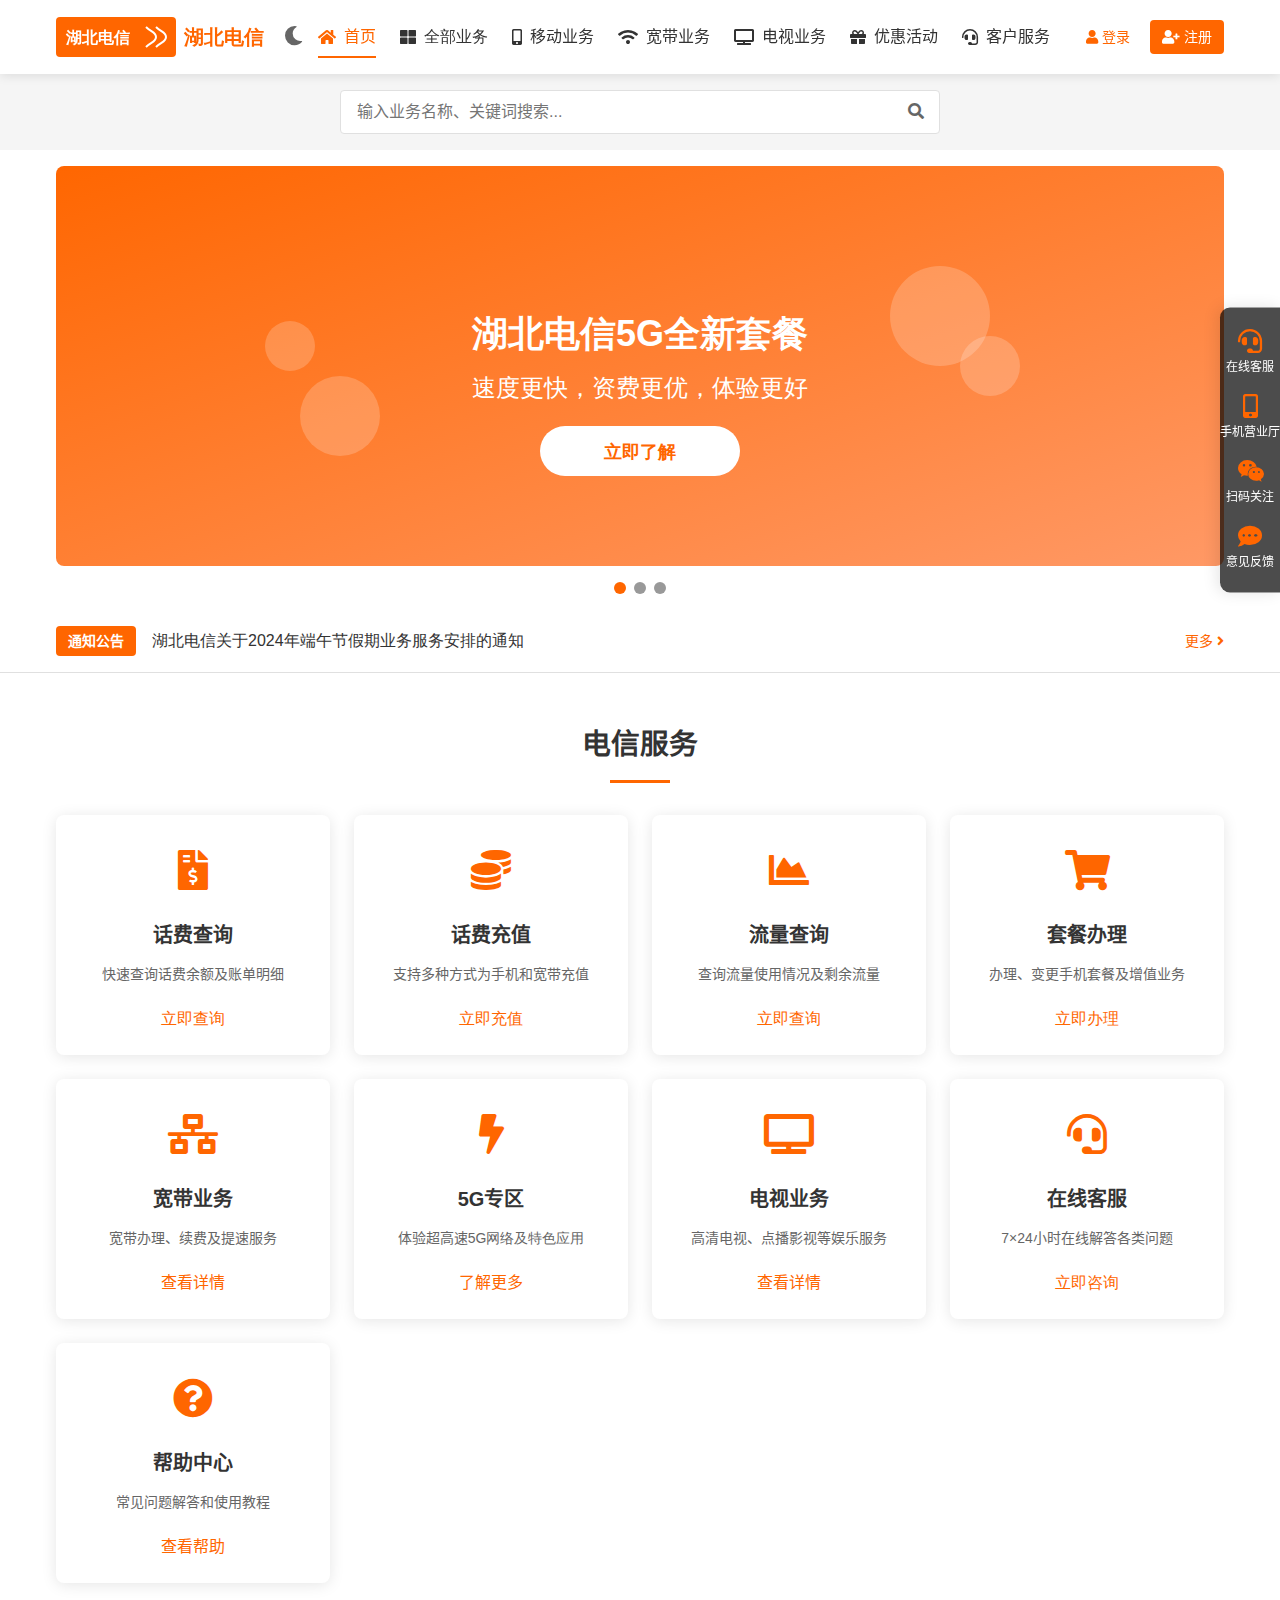
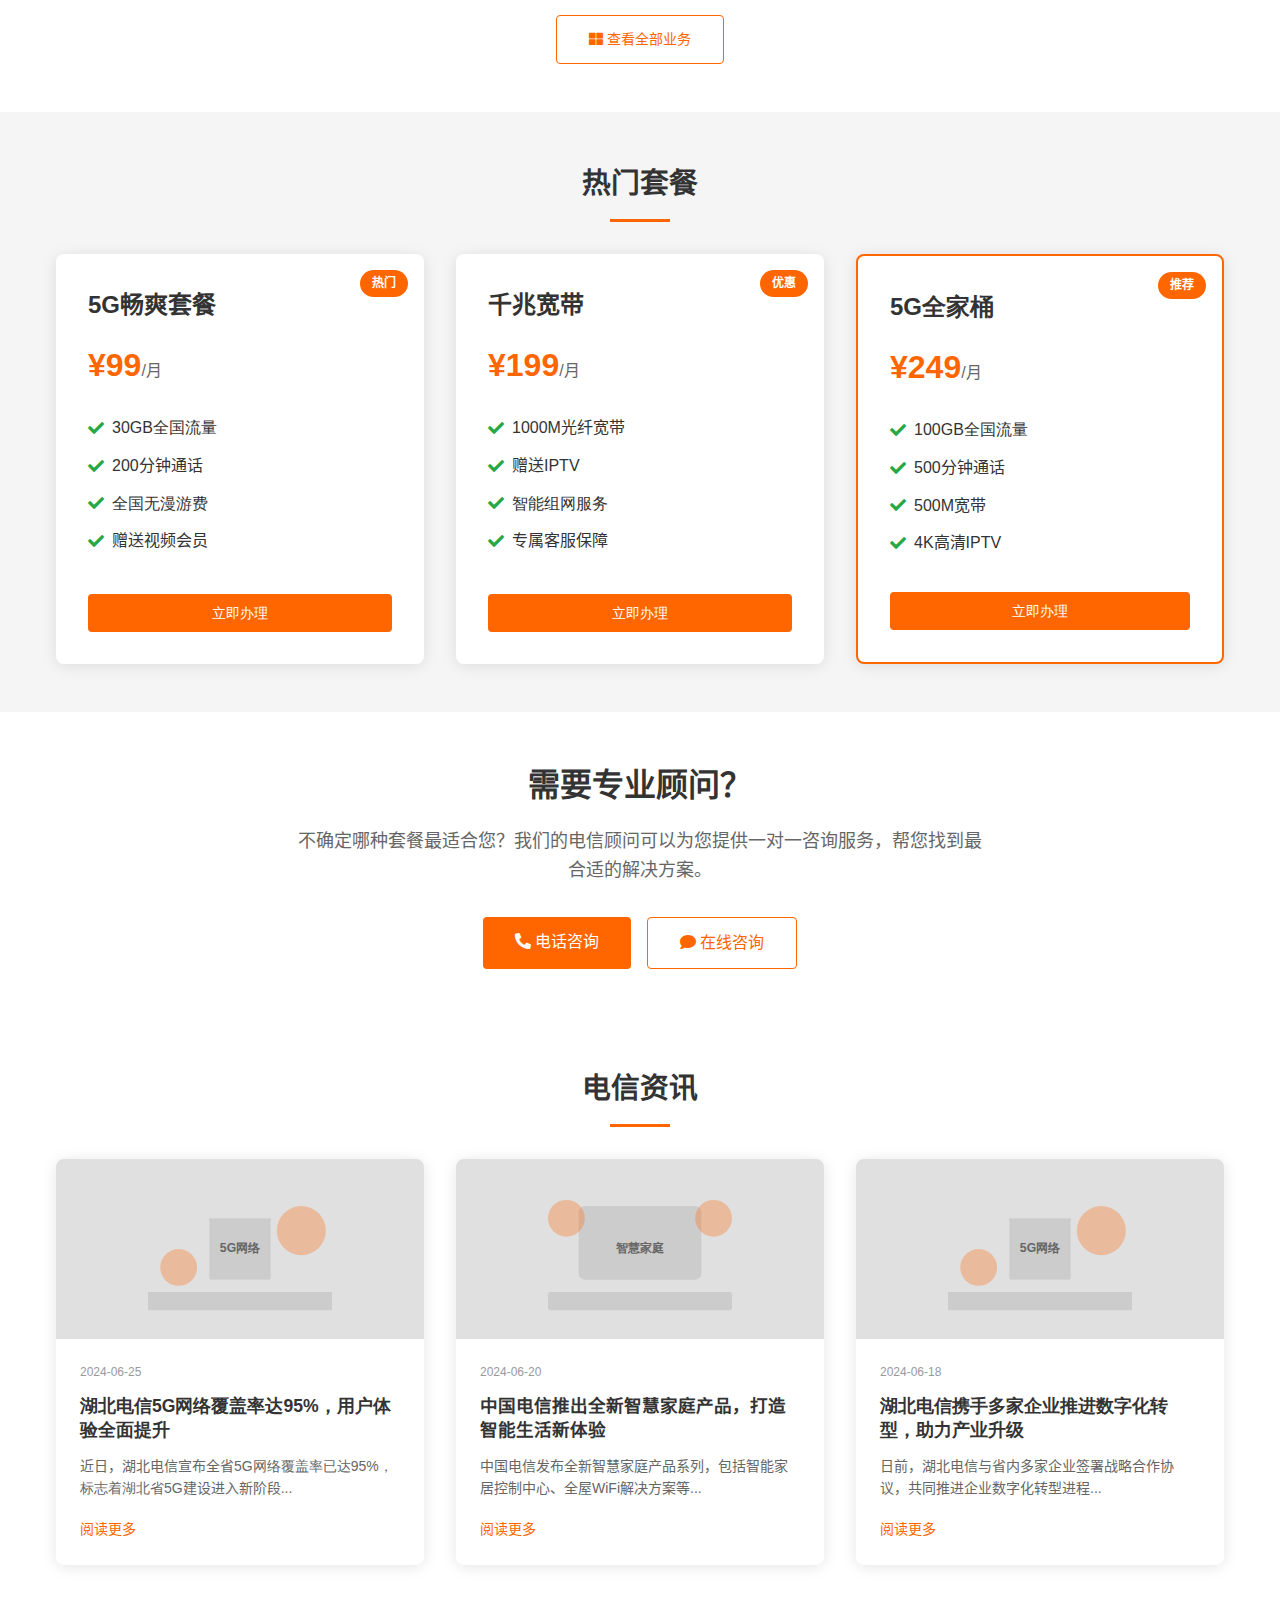
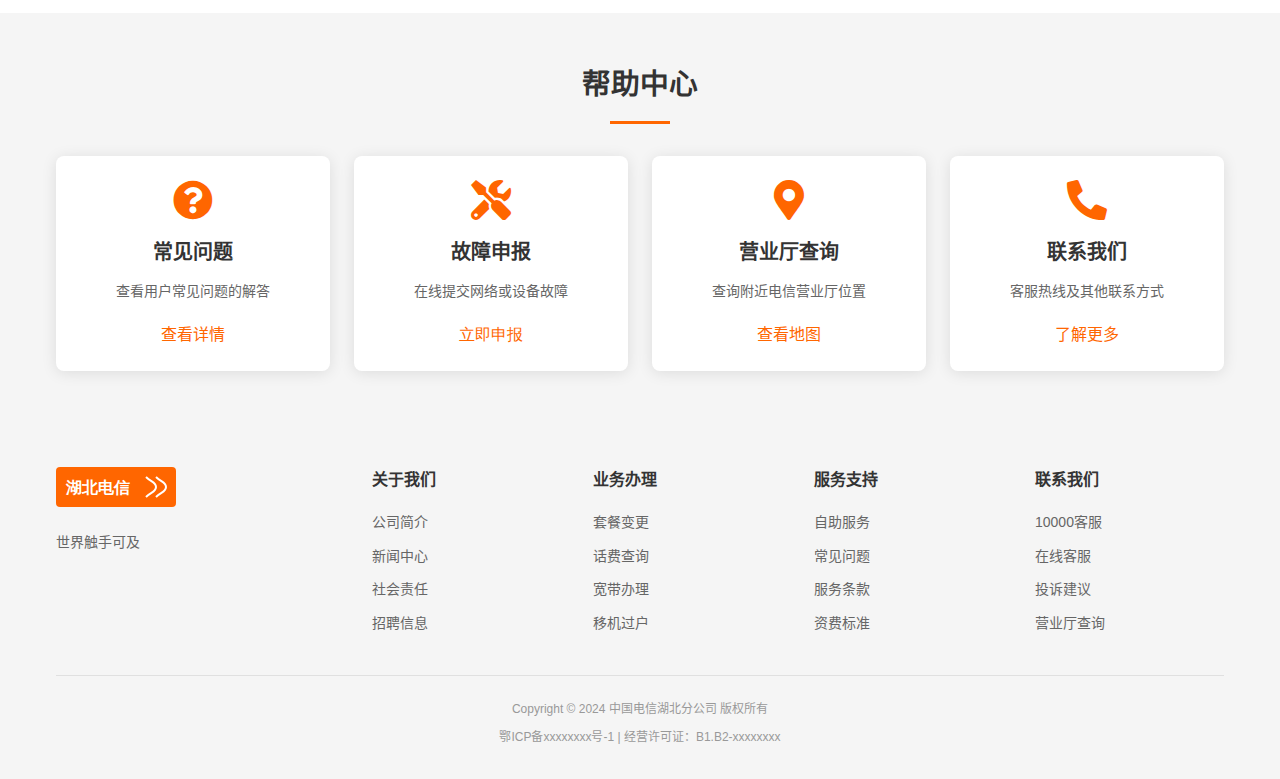
<file: index.html>
<!DOCTYPE html>
<html lang="zh-CN">
<head>
    <meta charset="UTF-8">
    <meta name="viewport" content="width=device-width, initial-scale=1.0">
    <title>湖北电信 - 中国电信网上营业厅</title>
    <meta name="description" content="湖北电信网上营业厅，为电信客户提供充值交费、费用查询、业务办理、在线客服、故障申告等全方位的电子自助服务">
    <link rel="stylesheet" href="css/normalize.css">
    <link rel="stylesheet" href="css/style.css">
    <link rel="stylesheet" href="https://cdn.staticfile.org/font-awesome/5.15.3/css/all.min.css">
</head>
<body>
    <div class="wrapper">
        <!-- 头部导航 -->
        <header class="header">
            <div class="container">
                <div class="header-inner">
                    <div class="logo">
                        <img src="images/logo.svg" alt="湖北电信">
                        <span>湖北电信</span>
                    </div>
                    <div class="mode-toggle">
                        <button id="dark-mode-toggle" title="切换深浅模式">
                            <i class="fas fa-moon"></i>
                        </button>
                    </div>
                    <nav class="main-nav">
                        <ul>
                            <li><a href="index.html" class="active"><i class="fas fa-home"></i> 首页</a></li>
                            <li><a href="all-services.html"><i class="fas fa-th-large"></i> 全部业务</a></li>
                            <li><a href="mobile-services.html"><i class="fas fa-mobile-alt"></i> 移动业务</a></li>
                            <li><a href="broadband-services.html"><i class="fas fa-wifi"></i> 宽带业务</a></li>
                            <li><a href="tv-services.html"><i class="fas fa-tv"></i> 电视业务</a></li>
                            <li><a href="promotions.html"><i class="fas fa-gift"></i> 优惠活动</a></li>
                            <li><a href="customer-service.html"><i class="fas fa-headset"></i> 客户服务</a></li>
                        </ul>
                    </nav>
                    <div class="user-actions">
                        <a href="#" class="btn btn-login" id="login-btn"><i class="fas fa-user"></i> 登录</a>
                        <a href="#" class="btn btn-register" id="register-btn"><i class="fas fa-user-plus"></i> 注册</a>
                    </div>
                    <button class="mobile-menu-toggle" id="mobile-menu-toggle">
                        <i class="fas fa-bars"></i>
                    </button>
                </div>
            </div>
        </header>

        <!-- 搜索栏 -->
        <div class="search-section">
            <div class="container">
                <div class="search-box">
                    <input type="text" placeholder="输入业务名称、关键词搜索...">
                    <button type="submit"><i class="fas fa-search"></i></button>
                </div>
            </div>
        </div>

        <!-- 轮播图 -->
        <section class="banner-section">
            <div class="container">
                <div class="banner">
                    <div class="banner-item active">
                        <img src="images/banner1.svg" alt="5G优惠活动">
                    </div>
                </div>
                <div class="banner-dots">
                    <span class="dot active"></span>
                    <span class="dot"></span>
                    <span class="dot"></span>
                </div>
            </div>
        </section>

        <!-- 公告栏 -->
        <section class="announcement">
            <div class="container">
                <div class="announcement-inner">
                    <div class="announcement-label">通知公告</div>
                    <div class="announcement-content">
                        <div class="announcement-list">
                            <div class="announcement-item">湖北电信关于2024年端午节假期业务服务安排的通知</div>
                            <div class="announcement-item">湖北电信"全家享"套餐促销活动开始啦，多重优惠等你来</div>
                            <div class="announcement-item">关于湖北地区部分宽带线路升级通知，升级期间可能造成短暂影响</div>
                        </div>
                    </div>
                    <a href="help-center.html" class="announcement-more">更多 <i class="fas fa-angle-right"></i></a>
                </div>
            </div>
        </section>

        <!-- 功能导航卡片 -->
        <section class="features-section">
            <div class="container">
                <h2 class="section-title">电信服务</h2>
                <div class="card-grid">
                    <!-- 话费查询 -->
                    <div class="card">
                        <div class="card-icon">
                            <i class="fas fa-file-invoice-dollar"></i>
                        </div>
                        <h3>话费查询</h3>
                        <p>快速查询话费余额及账单明细</p>
                        <a href="help-center.html" class="card-link">立即查询</a>
                    </div>
                    
                    <!-- 话费充值 -->
                    <div class="card">
                        <div class="card-icon">
                            <i class="fas fa-coins"></i>
                        </div>
                        <h3>话费充值</h3>
                        <p>支持多种方式为手机和宽带充值</p>
                        <a href="help-center.html" class="card-link">立即充值</a>
                    </div>
                    
                    <!-- 流量查询 -->
                    <div class="card">
                        <div class="card-icon">
                            <i class="fas fa-chart-area"></i>
                        </div>
                        <h3>流量查询</h3>
                        <p>查询流量使用情况及剩余流量</p>
                        <a href="help-center.html" class="card-link">立即查询</a>
                    </div>
                    
                    <!-- 套餐办理 -->
                    <div class="card">
                        <div class="card-icon">
                            <i class="fas fa-shopping-cart"></i>
                        </div>
                        <h3>套餐办理</h3>
                        <p>办理、变更手机套餐及增值业务</p>
                        <a href="mobile-services.html" class="card-link">立即办理</a>
                    </div>
                    
                    <!-- 宽带业务 -->
                    <div class="card">
                        <div class="card-icon">
                            <i class="fas fa-network-wired"></i>
                        </div>
                        <h3>宽带业务</h3>
                        <p>宽带办理、续费及提速服务</p>
                        <a href="broadband-services.html" class="card-link">查看详情</a>
                    </div>
                    
                    <!-- 5G专区 -->
                    <div class="card">
                        <div class="card-icon">
                            <i class="fas fa-bolt"></i>
                        </div>
                        <h3>5G专区</h3>
                        <p>体验超高速5G网络及特色应用</p>
                        <a href="mobile-services.html" class="card-link">了解更多</a>
                    </div>
                    
                    <!-- 电视业务 -->
                    <div class="card">
                        <div class="card-icon">
                            <i class="fas fa-tv"></i>
                        </div>
                        <h3>电视业务</h3>
                        <p>高清电视、点播影视等娱乐服务</p>
                        <a href="tv-services.html" class="card-link">查看详情</a>
                    </div>
                    
                    <!-- 在线客服 -->
                    <div class="card">
                        <div class="card-icon">
                            <i class="fas fa-headset"></i>
                        </div>
                        <h3>在线客服</h3>
                        <p>7×24小时在线解答各类问题</p>
                        <a href="customer-service.html" class="card-link">立即咨询</a>
                    </div>
                    
                    <!-- 帮助中心 -->
                    <div class="card">
                        <div class="card-icon">
                            <i class="fas fa-question-circle"></i>
                        </div>
                        <h3>帮助中心</h3>
                        <p>常见问题解答和使用教程</p>
                        <a href="help-center.html" class="card-link">查看帮助</a>
                    </div>
                </div>
                <div style="text-align: center; margin-top: 2rem;">
                    <a href="all-services.html" class="btn btn-outline" style="padding: 0.75rem 2rem;">
                        <i class="fas fa-th-large"></i> 查看全部业务
                    </a>
                </div>
            </div>
        </section>

        <!-- 产品推荐 -->
        <section class="products-section">
            <div class="container">
                <h2 class="section-title">热门套餐</h2>
                <div class="product-grid">
                    <!-- 5G套餐 -->
                    <div class="product-card">
                        <div class="product-tag">热门</div>
                        <div class="product-title">5G畅爽套餐</div>
                        <div class="product-price">¥99<span>/月</span></div>
                        <ul class="product-features">
                            <li><i class="fas fa-check"></i> 30GB全国流量</li>
                            <li><i class="fas fa-check"></i> 200分钟通话</li>
                            <li><i class="fas fa-check"></i> 全国无漫游费</li>
                            <li><i class="fas fa-check"></i> 赠送视频会员</li>
                        </ul>
                        <a href="mobile-services.html" class="btn btn-primary">立即办理</a>
                    </div>
                    
                    <!-- 宽带套餐 -->
                    <div class="product-card">
                        <div class="product-tag">优惠</div>
                        <div class="product-title">千兆宽带</div>
                        <div class="product-price">¥199<span>/月</span></div>
                        <ul class="product-features">
                            <li><i class="fas fa-check"></i> 1000M光纤宽带</li>
                            <li><i class="fas fa-check"></i> 赠送IPTV</li>
                            <li><i class="fas fa-check"></i> 智能组网服务</li>
                            <li><i class="fas fa-check"></i> 专属客服保障</li>
                        </ul>
                        <a href="broadband-services.html" class="btn btn-primary">立即办理</a>
                    </div>
                    
                    <!-- 融合套餐 -->
                    <div class="product-card highlight">
                        <div class="product-tag">推荐</div>
                        <div class="product-title">5G全家桶</div>
                        <div class="product-price">¥249<span>/月</span></div>
                        <ul class="product-features">
                            <li><i class="fas fa-check"></i> 100GB全国流量</li>
                            <li><i class="fas fa-check"></i> 500分钟通话</li>
                            <li><i class="fas fa-check"></i> 500M宽带</li>
                            <li><i class="fas fa-check"></i> 4K高清IPTV</li>
                        </ul>
                        <a href="all-services.html" class="btn btn-primary">立即办理</a>
                    </div>
                </div>
            </div>
        </section>

        <!-- 业务咨询 -->
        <section class="consultation-section">
            <div class="container">
                <div class="consultation-content">
                    <h2 class="consultation-title">需要专业顾问？</h2>
                    <p class="consultation-text">不确定哪种套餐最适合您？我们的电信顾问可以为您提供一对一咨询服务，帮您找到最合适的解决方案。</p>
                    <div class="consultation-actions">
                        <a href="customer-service.html" class="btn btn-primary"><i class="fas fa-phone-alt"></i> 电话咨询</a>
                        <a href="customer-service.html" class="btn btn-outline"><i class="fas fa-comment"></i> 在线咨询</a>
                    </div>
                </div>
            </div>
        </section>

        <!-- 资讯动态 -->
        <section class="news-section">
            <div class="container">
                <h2 class="section-title">电信资讯</h2>
                <div class="news-grid">
                    <div class="news-card">
                        <div class="news-img">
                            <img src="images/news1.svg" alt="电信新闻">
                        </div>
                        <div class="news-content">
                            <span class="news-date">2024-06-25</span>
                            <h3>湖北电信5G网络覆盖率达95%，用户体验全面提升</h3>
                            <p>近日，湖北电信宣布全省5G网络覆盖率已达95%，标志着湖北省5G建设进入新阶段...</p>
                            <a href="help-center.html" class="news-more">阅读更多</a>
                        </div>
                    </div>
                    
                    <div class="news-card">
                        <div class="news-img">
                            <img src="images/news2.svg" alt="电信新闻">
                        </div>
                        <div class="news-content">
                            <span class="news-date">2024-06-20</span>
                            <h3>中国电信推出全新智慧家庭产品，打造智能生活新体验</h3>
                            <p>中国电信发布全新智慧家庭产品系列，包括智能家居控制中心、全屋WiFi解决方案等...</p>
                            <a href="help-center.html" class="news-more">阅读更多</a>
                        </div>
                    </div>
                    
                    <div class="news-card">
                        <div class="news-img">
                            <img src="images/news1.svg" alt="电信新闻">
                        </div>
                        <div class="news-content">
                            <span class="news-date">2024-06-18</span>
                            <h3>湖北电信携手多家企业推进数字化转型，助力产业升级</h3>
                            <p>日前，湖北电信与省内多家企业签署战略合作协议，共同推进企业数字化转型进程...</p>
                            <a href="help-center.html" class="news-more">阅读更多</a>
                        </div>
                    </div>
                </div>
            </div>
        </section>

        <!-- 帮助中心 -->
        <section class="help-section">
            <div class="container">
                <h2 class="section-title">帮助中心</h2>
                <div class="help-grid">
                    <div class="help-card">
                        <i class="fas fa-question-circle"></i>
                        <h3>常见问题</h3>
                        <p>查看用户常见问题的解答</p>
                        <a href="help-center.html">查看详情</a>
                    </div>
                    
                    <div class="help-card">
                        <i class="fas fa-tools"></i>
                        <h3>故障申报</h3>
                        <p>在线提交网络或设备故障</p>
                        <a href="customer-service.html">立即申报</a>
                    </div>
                    
                    <div class="help-card">
                        <i class="fas fa-map-marker-alt"></i>
                        <h3>营业厅查询</h3>
                        <p>查询附近电信营业厅位置</p>
                        <a href="customer-service.html">查看地图</a>
                    </div>
                    
                    <div class="help-card">
                        <i class="fas fa-phone-alt"></i>
                        <h3>联系我们</h3>
                        <p>客服热线及其他联系方式</p>
                        <a href="customer-service.html">了解更多</a>
                    </div>
                </div>
            </div>
        </section>

        <!-- 页脚 -->
        <footer class="footer">
            <div class="container">
                <div class="footer-top">
                    <div class="footer-logo">
                        <img src="images/logo.svg" alt="湖北电信">
                        <p>世界触手可及</p>
                    </div>
                    <div class="footer-links">
                        <div class="footer-links-column">
                            <h4>关于我们</h4>
                            <ul>
                                <li><a href="help-center.html">公司简介</a></li>
                                <li><a href="help-center.html">新闻中心</a></li>
                                <li><a href="help-center.html">社会责任</a></li>
                                <li><a href="help-center.html">招聘信息</a></li>
                            </ul>
                        </div>
                        <div class="footer-links-column">
                            <h4>业务办理</h4>
                            <ul>
                                <li><a href="mobile-services.html">套餐变更</a></li>
                                <li><a href="help-center.html">话费查询</a></li>
                                <li><a href="broadband-services.html">宽带办理</a></li>
                                <li><a href="customer-service.html">移机过户</a></li>
                            </ul>
                        </div>
                        <div class="footer-links-column">
                            <h4>服务支持</h4>
                            <ul>
                                <li><a href="help-center.html">自助服务</a></li>
                                <li><a href="help-center.html">常见问题</a></li>
                                <li><a href="help-center.html">服务条款</a></li>
                                <li><a href="help-center.html">资费标准</a></li>
                            </ul>
                        </div>
                        <div class="footer-links-column">
                            <h4>联系我们</h4>
                            <ul>
                                <li><a href="customer-service.html">10000客服</a></li>
                                <li><a href="customer-service.html">在线客服</a></li>
                                <li><a href="customer-service.html">投诉建议</a></li>
                                <li><a href="customer-service.html">营业厅查询</a></li>
                            </ul>
                        </div>
                    </div>
                </div>
                <div class="footer-bottom">
                    <p>Copyright © 2024 中国电信湖北分公司 版权所有</p>
                    <p>鄂ICP备xxxxxxxx号-1 | 经营许可证：B1.B2-xxxxxxxx</p>
                </div>
            </div>
        </footer>
        
        <!-- 返回顶部按钮 -->
        <button class="back-to-top" id="back-to-top" title="返回顶部">
            <i class="fas fa-arrow-up"></i>
        </button>
        
        <!-- 快速客服入口 -->
        <div class="quick-service">
            <div class="quick-service-item">
                <i class="fas fa-headset"></i>
                <span>在线客服</span>
            </div>
            <div class="quick-service-item">
                <i class="fas fa-mobile-alt"></i>
                <span>手机营业厅</span>
            </div>
            <div class="quick-service-item">
                <i class="fab fa-weixin"></i>
                <span>扫码关注</span>
            </div>
            <div class="quick-service-item">
                <i class="fas fa-comment-dots"></i>
                <span>意见反馈</span>
            </div>
        </div>
        
        <!-- 登录弹窗 -->
        <div class="modal" id="login-modal">
            <div class="modal-content">
                <span class="modal-close" id="login-modal-close"><i class="fas fa-times"></i></span>
                <h3 class="modal-title">账号登录</h3>
                <form>
                    <div class="modal-form-group">
                        <label for="login-phone">手机号码</label>
                        <input type="tel" id="login-phone" placeholder="请输入手机号码">
                    </div>
                    <div class="modal-form-group">
                        <label for="login-password">密码</label>
                        <input type="password" id="login-password" placeholder="请输入密码">
                    </div>
                    <div class="modal-footer">
                        <button type="submit" class="btn btn-primary">登录</button>
                        <div class="modal-link">
                            没有账号？<a href="javascript:void(0)" id="register-link">立即注册</a>
                        </div>
                    </div>
                </form>
            </div>
        </div>
        
        <!-- 注册弹窗 -->
        <div class="modal" id="register-modal">
            <div class="modal-content">
                <span class="modal-close" id="register-modal-close"><i class="fas fa-times"></i></span>
                <h3 class="modal-title">账号注册</h3>
                <form>
                    <div class="modal-form-group">
                        <label for="register-phone">手机号码</label>
                        <input type="tel" id="register-phone" placeholder="请输入手机号码">
                    </div>
                    <div class="modal-form-group">
                        <label for="register-code">验证码</label>
                        <div style="display: flex; gap: 10px;">
                            <input type="text" id="register-code" placeholder="请输入验证码" style="flex: 1;">
                            <button type="button" class="btn btn-outline" style="white-space: nowrap;">获取验证码</button>
                        </div>
                    </div>
                    <div class="modal-form-group">
                        <label for="register-password">设置密码</label>
                        <input type="password" id="register-password" placeholder="请设置密码">
                    </div>
                    <div class="modal-footer">
                        <button type="submit" class="btn btn-primary">注册</button>
                        <div class="modal-link">
                            已有账号？<a href="javascript:void(0)" id="login-link">立即登录</a>
                        </div>
                    </div>
                </form>
            </div>
        </div>
    </div>

    <script src="js/main.js"></script>
</body>
</html>
</file>
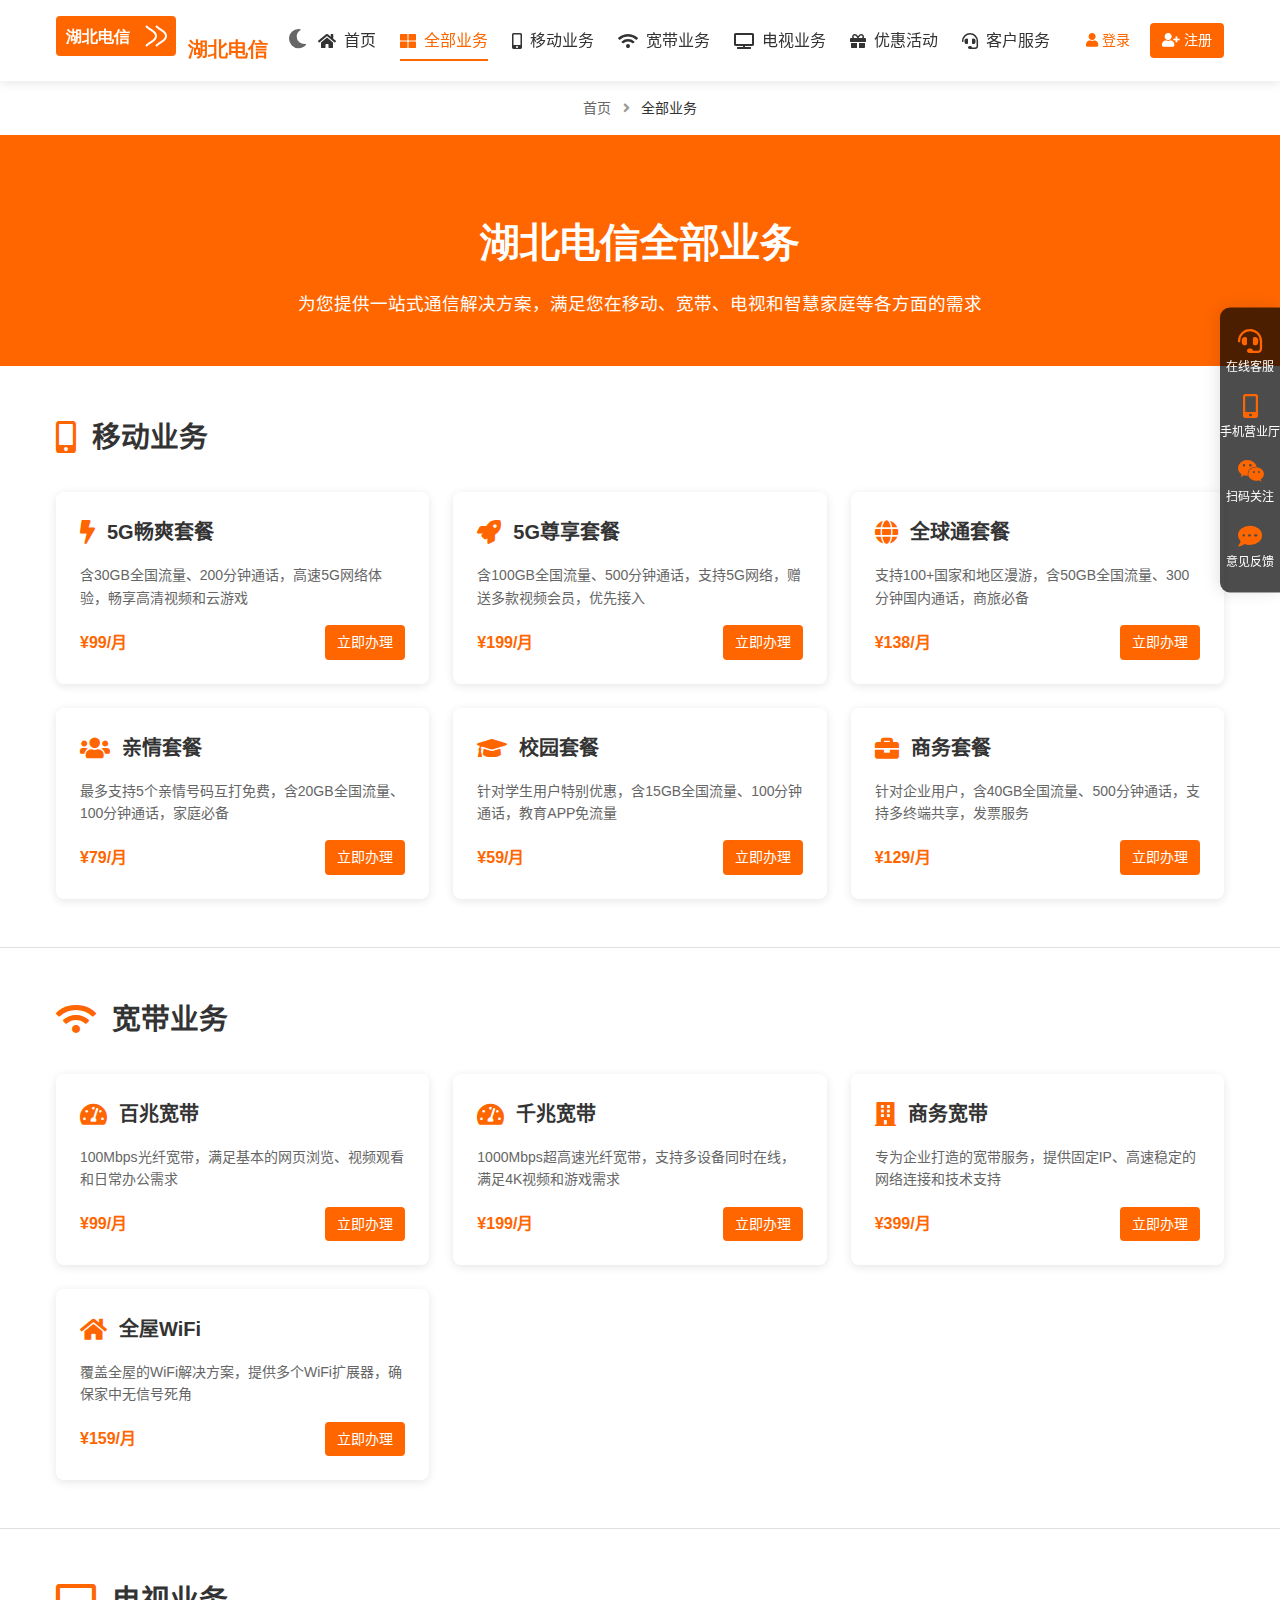
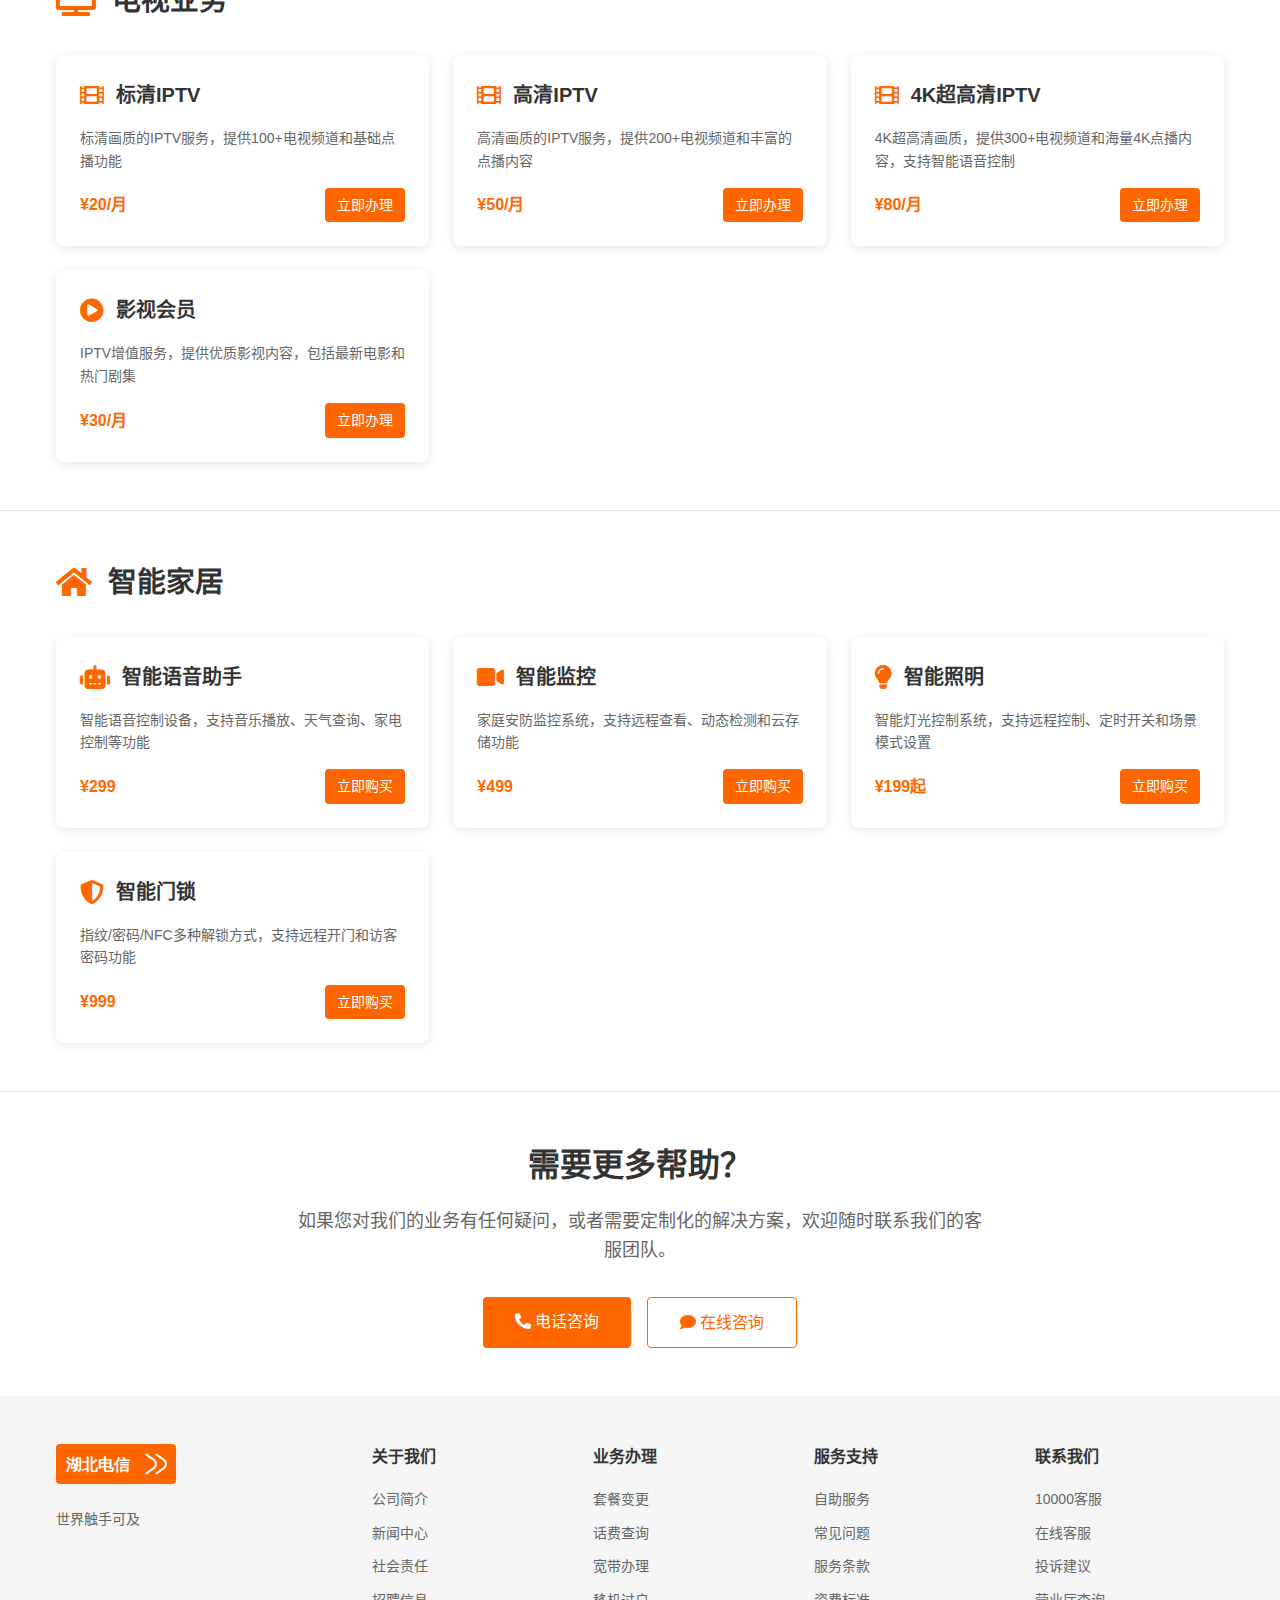
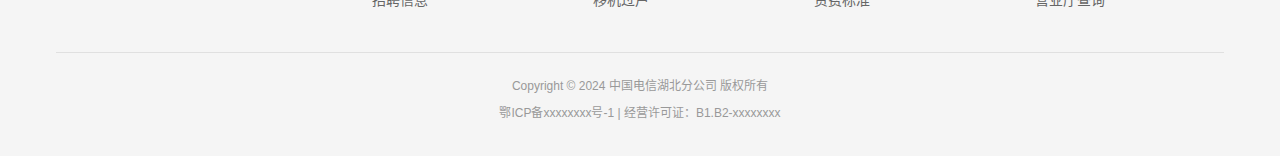
<file: all-services.html>
<!DOCTYPE html>
<html lang="zh-CN">
<head>
    <meta charset="UTF-8">
    <meta name="viewport" content="width=device-width, initial-scale=1.0">
    <title>全部业务 - 湖北电信</title>
    <meta name="description" content="湖北电信全部业务，包括移动业务、宽带业务、电视业务、智能家居等各类电信服务">
    <link rel="stylesheet" href="css/normalize.css">
    <link rel="stylesheet" href="css/style.css">
    <link rel="stylesheet" href="https://cdn.staticfile.org/font-awesome/5.15.3/css/all.min.css">
    <style>
        /* 业务页面特定样式 */
        .services-banner {
            background-color: var(--color-primary);
            color: white;
            padding: 3rem 0;
            text-align: center;
        }
        
        .services-banner h1 {
            font-size: 2.5rem;
            margin-bottom: 1rem;
        }
        
        .services-banner p {
            font-size: 1.1rem;
            max-width: 700px;
            margin: 0 auto;
        }
        
        .service-category {
            padding: 3rem 0;
            border-bottom: 1px solid var(--color-border);
        }
        
        .service-category:last-child {
            border-bottom: none;
        }
        
        .service-category-title {
            display: flex;
            align-items: center;
            margin-bottom: 2rem;
        }
        
        .service-category-title i {
            font-size: 2rem;
            color: var(--color-primary);
            margin-right: 1rem;
        }
        
        .service-category-title h2 {
            font-size: 1.8rem;
            color: var(--color-text);
            margin: 0;
        }
        
        .service-list {
            display: grid;
            grid-template-columns: repeat(auto-fill, minmax(300px, 1fr));
            gap: 1.5rem;
        }
        
        .service-item {
            background-color: var(--color-bg);
            border-radius: 8px;
            box-shadow: 0 2px 10px var(--color-shadow);
            padding: 1.5rem;
            transition: transform 0.3s, box-shadow 0.3s;
        }
        
        .service-item:hover {
            transform: translateY(-5px);
            box-shadow: 0 5px 20px var(--color-shadow);
        }
        
        .service-item-title {
            display: flex;
            align-items: center;
            margin-bottom: 1rem;
        }
        
        .service-item-title i {
            font-size: 1.5rem;
            color: var(--color-primary);
            margin-right: 0.75rem;
        }
        
        .service-item-title h3 {
            font-size: 1.25rem;
            color: var(--color-text);
            margin: 0;
        }
        
        .service-item p {
            color: var(--color-text-light);
            margin-bottom: 1rem;
            font-size: 0.875rem;
        }
        
        .service-item-footer {
            display: flex;
            justify-content: space-between;
            align-items: center;
        }
        
        .service-price {
            font-weight: 700;
            color: var(--color-primary);
        }
        
        .service-item-footer .btn {
            padding: 0.375rem 0.75rem;
            font-size: 0.875rem;
        }
        
        .breadcrumb {
            padding: 1rem 0;
            font-size: 0.875rem;
        }
        
        .breadcrumb a {
            color: var(--color-text-light);
        }
        
        .breadcrumb a:hover {
            color: var(--color-primary);
        }
        
        .breadcrumb i {
            margin: 0 0.5rem;
            color: var(--color-text-lighter);
        }
        
        .breadcrumb span {
            color: var(--color-text);
        }
    </style>
</head>
<body>
    <div class="wrapper">
        <!-- 头部导航 -->
        <header class="header">
            <div class="container">
                <div class="header-inner">
                    <div class="logo">
                        <a href="index.html">
                            <img src="images/logo.svg" alt="湖北电信">
                            <span>湖北电信</span>
                        </a>
                    </div>
                    <div class="mode-toggle">
                        <button id="dark-mode-toggle" title="切换深浅模式">
                            <i class="fas fa-moon"></i>
                        </button>
                    </div>
                    <nav class="main-nav">
                        <ul>
                            <li><a href="index.html"><i class="fas fa-home"></i> 首页</a></li>
                            <li><a href="all-services.html" class="active"><i class="fas fa-th-large"></i> 全部业务</a></li>
                            <li><a href="mobile-services.html"><i class="fas fa-mobile-alt"></i> 移动业务</a></li>
                            <li><a href="broadband-services.html"><i class="fas fa-wifi"></i> 宽带业务</a></li>
                            <li><a href="tv-services.html"><i class="fas fa-tv"></i> 电视业务</a></li>
                            <li><a href="promotions.html"><i class="fas fa-gift"></i> 优惠活动</a></li>
                            <li><a href="customer-service.html"><i class="fas fa-headset"></i> 客户服务</a></li>
                        </ul>
                    </nav>
                    <div class="user-actions">
                        <a href="#" class="btn btn-login" id="login-btn"><i class="fas fa-user"></i> 登录</a>
                        <a href="#" class="btn btn-register" id="register-btn"><i class="fas fa-user-plus"></i> 注册</a>
                    </div>
                    <button class="mobile-menu-toggle" id="mobile-menu-toggle">
                        <i class="fas fa-bars"></i>
                    </button>
                </div>
            </div>
        </header>

        <!-- 面包屑导航 -->
        <div class="container">
            <div class="breadcrumb">
                <a href="index.html">首页</a>
                <i class="fas fa-angle-right"></i>
                <span>全部业务</span>
            </div>
        </div>
        
        <!-- 业务页面横幅 -->
        <section class="services-banner">
            <div class="container">
                <h1>湖北电信全部业务</h1>
                <p>为您提供一站式通信解决方案，满足您在移动、宽带、电视和智慧家庭等各方面的需求</p>
            </div>
        </section>
        
        <!-- 移动业务 -->
        <section class="service-category">
            <div class="container">
                <div class="service-category-title">
                    <i class="fas fa-mobile-alt"></i>
                    <h2>移动业务</h2>
                </div>
                <div class="service-list">
                    <div class="service-item">
                        <div class="service-item-title">
                            <i class="fas fa-bolt"></i>
                            <h3>5G畅爽套餐</h3>
                        </div>
                        <p>含30GB全国流量、200分钟通话，高速5G网络体验，畅享高清视频和云游戏</p>
                        <div class="service-item-footer">
                            <div class="service-price">¥99/月</div>
                            <a href="#" class="btn btn-primary">立即办理</a>
                        </div>
                    </div>
                    
                    <div class="service-item">
                        <div class="service-item-title">
                            <i class="fas fa-rocket"></i>
                            <h3>5G尊享套餐</h3>
                        </div>
                        <p>含100GB全国流量、500分钟通话，支持5G网络，赠送多款视频会员，优先接入</p>
                        <div class="service-item-footer">
                            <div class="service-price">¥199/月</div>
                            <a href="#" class="btn btn-primary">立即办理</a>
                        </div>
                    </div>
                    
                    <div class="service-item">
                        <div class="service-item-title">
                            <i class="fas fa-globe"></i>
                            <h3>全球通套餐</h3>
                        </div>
                        <p>支持100+国家和地区漫游，含50GB全国流量、300分钟国内通话，商旅必备</p>
                        <div class="service-item-footer">
                            <div class="service-price">¥138/月</div>
                            <a href="#" class="btn btn-primary">立即办理</a>
                        </div>
                    </div>
                    
                    <div class="service-item">
                        <div class="service-item-title">
                            <i class="fas fa-users"></i>
                            <h3>亲情套餐</h3>
                        </div>
                        <p>最多支持5个亲情号码互打免费，含20GB全国流量、100分钟通话，家庭必备</p>
                        <div class="service-item-footer">
                            <div class="service-price">¥79/月</div>
                            <a href="#" class="btn btn-primary">立即办理</a>
                        </div>
                    </div>
                    
                    <div class="service-item">
                        <div class="service-item-title">
                            <i class="fas fa-graduation-cap"></i>
                            <h3>校园套餐</h3>
                        </div>
                        <p>针对学生用户特别优惠，含15GB全国流量、100分钟通话，教育APP免流量</p>
                        <div class="service-item-footer">
                            <div class="service-price">¥59/月</div>
                            <a href="#" class="btn btn-primary">立即办理</a>
                        </div>
                    </div>
                    
                    <div class="service-item">
                        <div class="service-item-title">
                            <i class="fas fa-briefcase"></i>
                            <h3>商务套餐</h3>
                        </div>
                        <p>针对企业用户，含40GB全国流量、500分钟通话，支持多终端共享，发票服务</p>
                        <div class="service-item-footer">
                            <div class="service-price">¥129/月</div>
                            <a href="#" class="btn btn-primary">立即办理</a>
                        </div>
                    </div>
                </div>
            </div>
        </section>
        
        <!-- 宽带业务 -->
        <section class="service-category">
            <div class="container">
                <div class="service-category-title">
                    <i class="fas fa-wifi"></i>
                    <h2>宽带业务</h2>
                </div>
                <div class="service-list">
                    <div class="service-item">
                        <div class="service-item-title">
                            <i class="fas fa-tachometer-alt"></i>
                            <h3>百兆宽带</h3>
                        </div>
                        <p>100Mbps光纤宽带，满足基本的网页浏览、视频观看和日常办公需求</p>
                        <div class="service-item-footer">
                            <div class="service-price">¥99/月</div>
                            <a href="#" class="btn btn-primary">立即办理</a>
                        </div>
                    </div>
                    
                    <div class="service-item">
                        <div class="service-item-title">
                            <i class="fas fa-tachometer-alt"></i>
                            <h3>千兆宽带</h3>
                        </div>
                        <p>1000Mbps超高速光纤宽带，支持多设备同时在线，满足4K视频和游戏需求</p>
                        <div class="service-item-footer">
                            <div class="service-price">¥199/月</div>
                            <a href="#" class="btn btn-primary">立即办理</a>
                        </div>
                    </div>
                    
                    <div class="service-item">
                        <div class="service-item-title">
                            <i class="fas fa-building"></i>
                            <h3>商务宽带</h3>
                        </div>
                        <p>专为企业打造的宽带服务，提供固定IP、高速稳定的网络连接和技术支持</p>
                        <div class="service-item-footer">
                            <div class="service-price">¥399/月</div>
                            <a href="#" class="btn btn-primary">立即办理</a>
                        </div>
                    </div>
                    
                    <div class="service-item">
                        <div class="service-item-title">
                            <i class="fas fa-home"></i>
                            <h3>全屋WiFi</h3>
                        </div>
                        <p>覆盖全屋的WiFi解决方案，提供多个WiFi扩展器，确保家中无信号死角</p>
                        <div class="service-item-footer">
                            <div class="service-price">¥159/月</div>
                            <a href="#" class="btn btn-primary">立即办理</a>
                        </div>
                    </div>
                </div>
            </div>
        </section>
        
        <!-- 电视业务 -->
        <section class="service-category">
            <div class="container">
                <div class="service-category-title">
                    <i class="fas fa-tv"></i>
                    <h2>电视业务</h2>
                </div>
                <div class="service-list">
                    <div class="service-item">
                        <div class="service-item-title">
                            <i class="fas fa-film"></i>
                            <h3>标清IPTV</h3>
                        </div>
                        <p>标清画质的IPTV服务，提供100+电视频道和基础点播功能</p>
                        <div class="service-item-footer">
                            <div class="service-price">¥20/月</div>
                            <a href="#" class="btn btn-primary">立即办理</a>
                        </div>
                    </div>
                    
                    <div class="service-item">
                        <div class="service-item-title">
                            <i class="fas fa-film"></i>
                            <h3>高清IPTV</h3>
                        </div>
                        <p>高清画质的IPTV服务，提供200+电视频道和丰富的点播内容</p>
                        <div class="service-item-footer">
                            <div class="service-price">¥50/月</div>
                            <a href="#" class="btn btn-primary">立即办理</a>
                        </div>
                    </div>
                    
                    <div class="service-item">
                        <div class="service-item-title">
                            <i class="fas fa-film"></i>
                            <h3>4K超高清IPTV</h3>
                        </div>
                        <p>4K超高清画质，提供300+电视频道和海量4K点播内容，支持智能语音控制</p>
                        <div class="service-item-footer">
                            <div class="service-price">¥80/月</div>
                            <a href="#" class="btn btn-primary">立即办理</a>
                        </div>
                    </div>
                    
                    <div class="service-item">
                        <div class="service-item-title">
                            <i class="fas fa-play-circle"></i>
                            <h3>影视会员</h3>
                        </div>
                        <p>IPTV增值服务，提供优质影视内容，包括最新电影和热门剧集</p>
                        <div class="service-item-footer">
                            <div class="service-price">¥30/月</div>
                            <a href="#" class="btn btn-primary">立即办理</a>
                        </div>
                    </div>
                </div>
            </div>
        </section>
        
        <!-- 智能家居 -->
        <section class="service-category">
            <div class="container">
                <div class="service-category-title">
                    <i class="fas fa-home"></i>
                    <h2>智能家居</h2>
                </div>
                <div class="service-list">
                    <div class="service-item">
                        <div class="service-item-title">
                            <i class="fas fa-robot"></i>
                            <h3>智能语音助手</h3>
                        </div>
                        <p>智能语音控制设备，支持音乐播放、天气查询、家电控制等功能</p>
                        <div class="service-item-footer">
                            <div class="service-price">¥299</div>
                            <a href="#" class="btn btn-primary">立即购买</a>
                        </div>
                    </div>
                    
                    <div class="service-item">
                        <div class="service-item-title">
                            <i class="fas fa-video"></i>
                            <h3>智能监控</h3>
                        </div>
                        <p>家庭安防监控系统，支持远程查看、动态检测和云存储功能</p>
                        <div class="service-item-footer">
                            <div class="service-price">¥499</div>
                            <a href="#" class="btn btn-primary">立即购买</a>
                        </div>
                    </div>
                    
                    <div class="service-item">
                        <div class="service-item-title">
                            <i class="fas fa-lightbulb"></i>
                            <h3>智能照明</h3>
                        </div>
                        <p>智能灯光控制系统，支持远程控制、定时开关和场景模式设置</p>
                        <div class="service-item-footer">
                            <div class="service-price">¥199起</div>
                            <a href="#" class="btn btn-primary">立即购买</a>
                        </div>
                    </div>
                    
                    <div class="service-item">
                        <div class="service-item-title">
                            <i class="fas fa-shield-alt"></i>
                            <h3>智能门锁</h3>
                        </div>
                        <p>指纹/密码/NFC多种解锁方式，支持远程开门和访客密码功能</p>
                        <div class="service-item-footer">
                            <div class="service-price">¥999</div>
                            <a href="#" class="btn btn-primary">立即购买</a>
                        </div>
                    </div>
                </div>
            </div>
        </section>
        
        <!-- 咨询部分 -->
        <section class="consultation-section">
            <div class="container">
                <div class="consultation-content">
                    <h2 class="consultation-title">需要更多帮助？</h2>
                    <p class="consultation-text">如果您对我们的业务有任何疑问，或者需要定制化的解决方案，欢迎随时联系我们的客服团队。</p>
                    <div class="consultation-actions">
                        <a href="#" class="btn btn-primary"><i class="fas fa-phone-alt"></i> 电话咨询</a>
                        <a href="#" class="btn btn-outline"><i class="fas fa-comment"></i> 在线咨询</a>
                    </div>
                </div>
            </div>
        </section>

        <!-- 页脚 -->
        <footer class="footer">
            <div class="container">
                <div class="footer-top">
                    <div class="footer-logo">
                        <img src="images/logo.svg" alt="湖北电信">
                        <p>世界触手可及</p>
                    </div>
                    <div class="footer-links">
                        <div class="footer-links-column">
                            <h4>关于我们</h4>
                            <ul>
                                <li><a href="#">公司简介</a></li>
                                <li><a href="#">新闻中心</a></li>
                                <li><a href="#">社会责任</a></li>
                                <li><a href="#">招聘信息</a></li>
                            </ul>
                        </div>
                        <div class="footer-links-column">
                            <h4>业务办理</h4>
                            <ul>
                                <li><a href="#">套餐变更</a></li>
                                <li><a href="#">话费查询</a></li>
                                <li><a href="#">宽带办理</a></li>
                                <li><a href="#">移机过户</a></li>
                            </ul>
                        </div>
                        <div class="footer-links-column">
                            <h4>服务支持</h4>
                            <ul>
                                <li><a href="#">自助服务</a></li>
                                <li><a href="#">常见问题</a></li>
                                <li><a href="#">服务条款</a></li>
                                <li><a href="#">资费标准</a></li>
                            </ul>
                        </div>
                        <div class="footer-links-column">
                            <h4>联系我们</h4>
                            <ul>
                                <li><a href="#">10000客服</a></li>
                                <li><a href="#">在线客服</a></li>
                                <li><a href="#">投诉建议</a></li>
                                <li><a href="#">营业厅查询</a></li>
                            </ul>
                        </div>
                    </div>
                </div>
                <div class="footer-bottom">
                    <p>Copyright © 2024 中国电信湖北分公司 版权所有</p>
                    <p>鄂ICP备xxxxxxxx号-1 | 经营许可证：B1.B2-xxxxxxxx</p>
                </div>
            </div>
        </footer>
        
        <!-- 返回顶部按钮 -->
        <button class="back-to-top" id="back-to-top" title="返回顶部">
            <i class="fas fa-arrow-up"></i>
        </button>
        
        <!-- 快速客服入口 -->
        <div class="quick-service">
            <div class="quick-service-item">
                <i class="fas fa-headset"></i>
                <span>在线客服</span>
            </div>
            <div class="quick-service-item">
                <i class="fas fa-mobile-alt"></i>
                <span>手机营业厅</span>
            </div>
            <div class="quick-service-item">
                <i class="fab fa-weixin"></i>
                <span>扫码关注</span>
            </div>
            <div class="quick-service-item">
                <i class="fas fa-comment-dots"></i>
                <span>意见反馈</span>
            </div>
        </div>
        
        <!-- 登录弹窗 -->
        <div class="modal" id="login-modal">
            <div class="modal-content">
                <span class="modal-close" id="login-modal-close"><i class="fas fa-times"></i></span>
                <h3 class="modal-title">账号登录</h3>
                <form>
                    <div class="modal-form-group">
                        <label for="login-phone">手机号码</label>
                        <input type="tel" id="login-phone" placeholder="请输入手机号码">
                    </div>
                    <div class="modal-form-group">
                        <label for="login-password">密码</label>
                        <input type="password" id="login-password" placeholder="请输入密码">
                    </div>
                    <div class="modal-footer">
                        <button type="submit" class="btn btn-primary">登录</button>
                        <div class="modal-link">
                            没有账号？<a href="#" id="register-link">立即注册</a>
                        </div>
                    </div>
                </form>
            </div>
        </div>
        
        <!-- 注册弹窗 -->
        <div class="modal" id="register-modal">
            <div class="modal-content">
                <span class="modal-close" id="register-modal-close"><i class="fas fa-times"></i></span>
                <h3 class="modal-title">账号注册</h3>
                <form>
                    <div class="modal-form-group">
                        <label for="register-phone">手机号码</label>
                        <input type="tel" id="register-phone" placeholder="请输入手机号码">
                    </div>
                    <div class="modal-form-group">
                        <label for="register-code">验证码</label>
                        <div style="display: flex; gap: 10px;">
                            <input type="text" id="register-code" placeholder="请输入验证码" style="flex: 1;">
                            <button type="button" class="btn btn-outline" style="white-space: nowrap;">获取验证码</button>
                        </div>
                    </div>
                    <div class="modal-form-group">
                        <label for="register-password">设置密码</label>
                        <input type="password" id="register-password" placeholder="请设置密码">
                    </div>
                    <div class="modal-footer">
                        <button type="submit" class="btn btn-primary">注册</button>
                        <div class="modal-link">
                            已有账号？<a href="#" id="login-link">立即登录</a>
                        </div>
                    </div>
                </form>
            </div>
        </div>
    </div>

    <script src="js/main.js"></script>
</body>
</html>
</file>
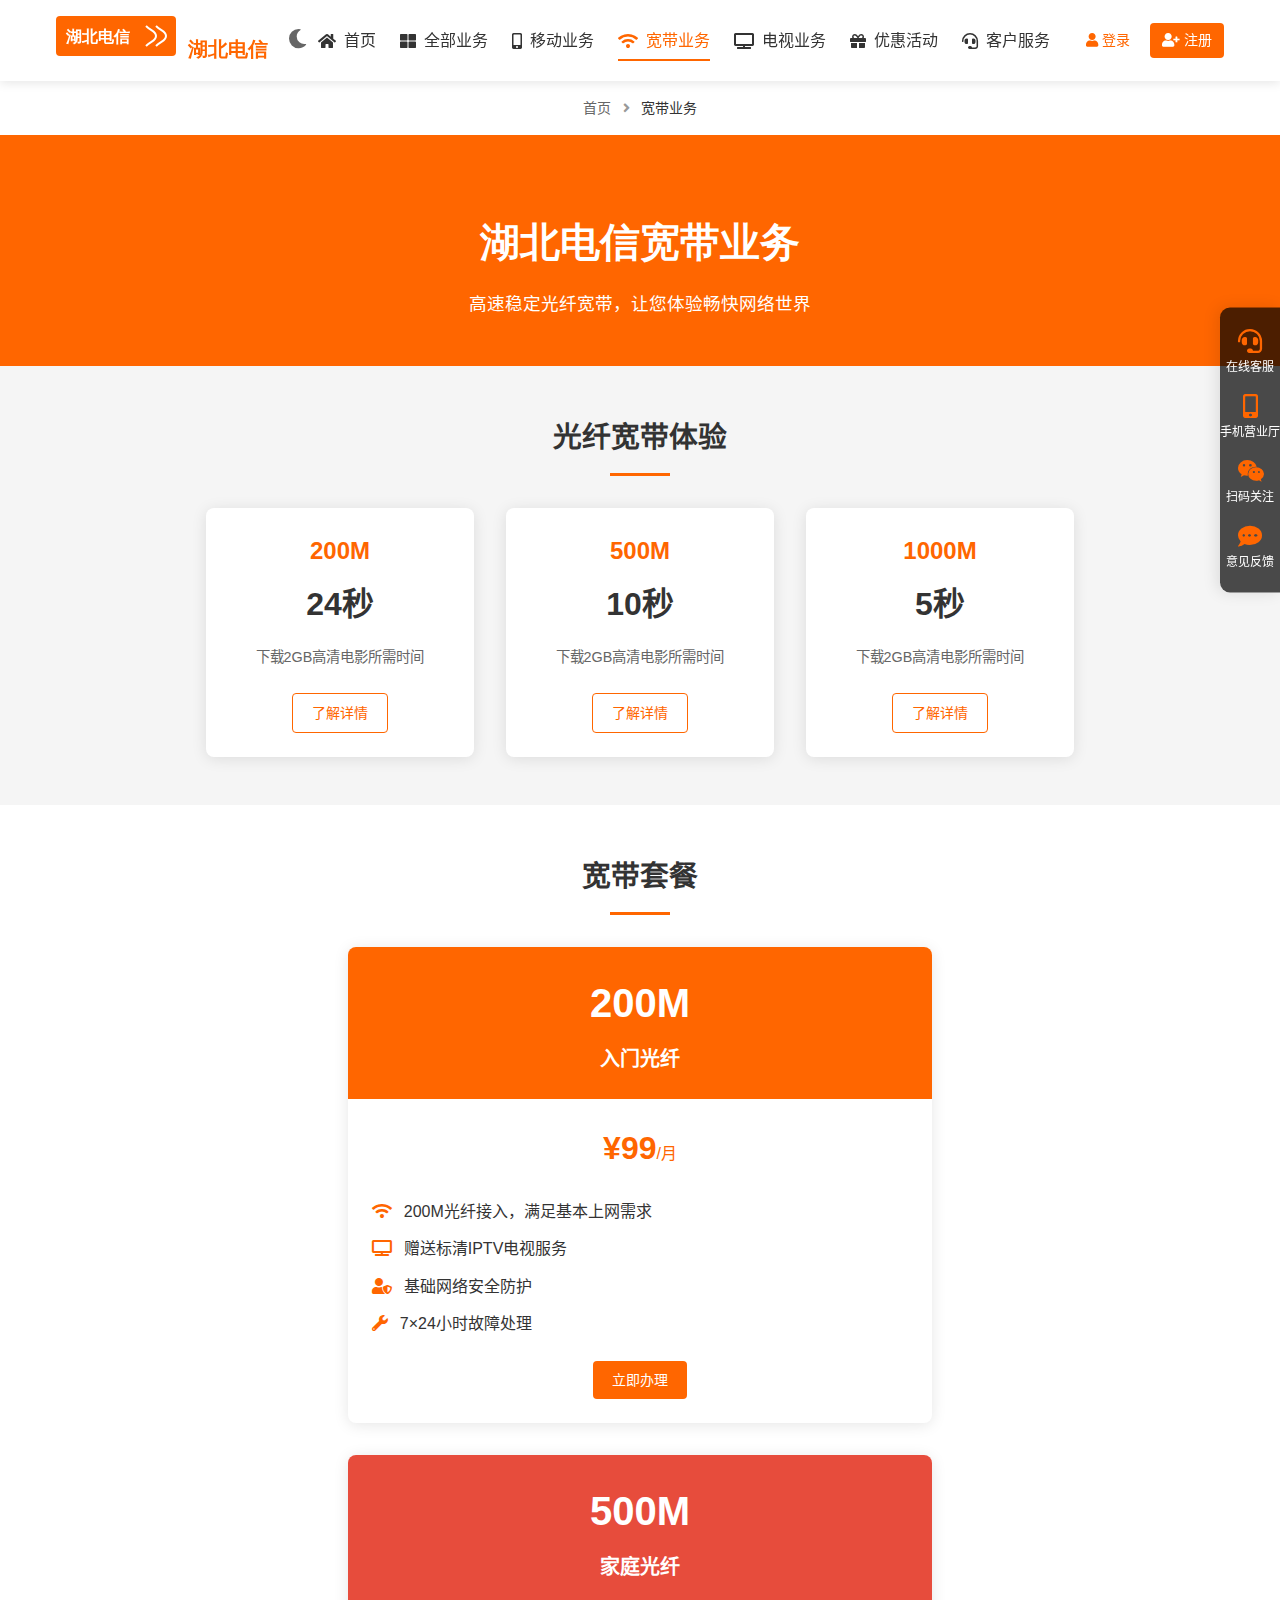
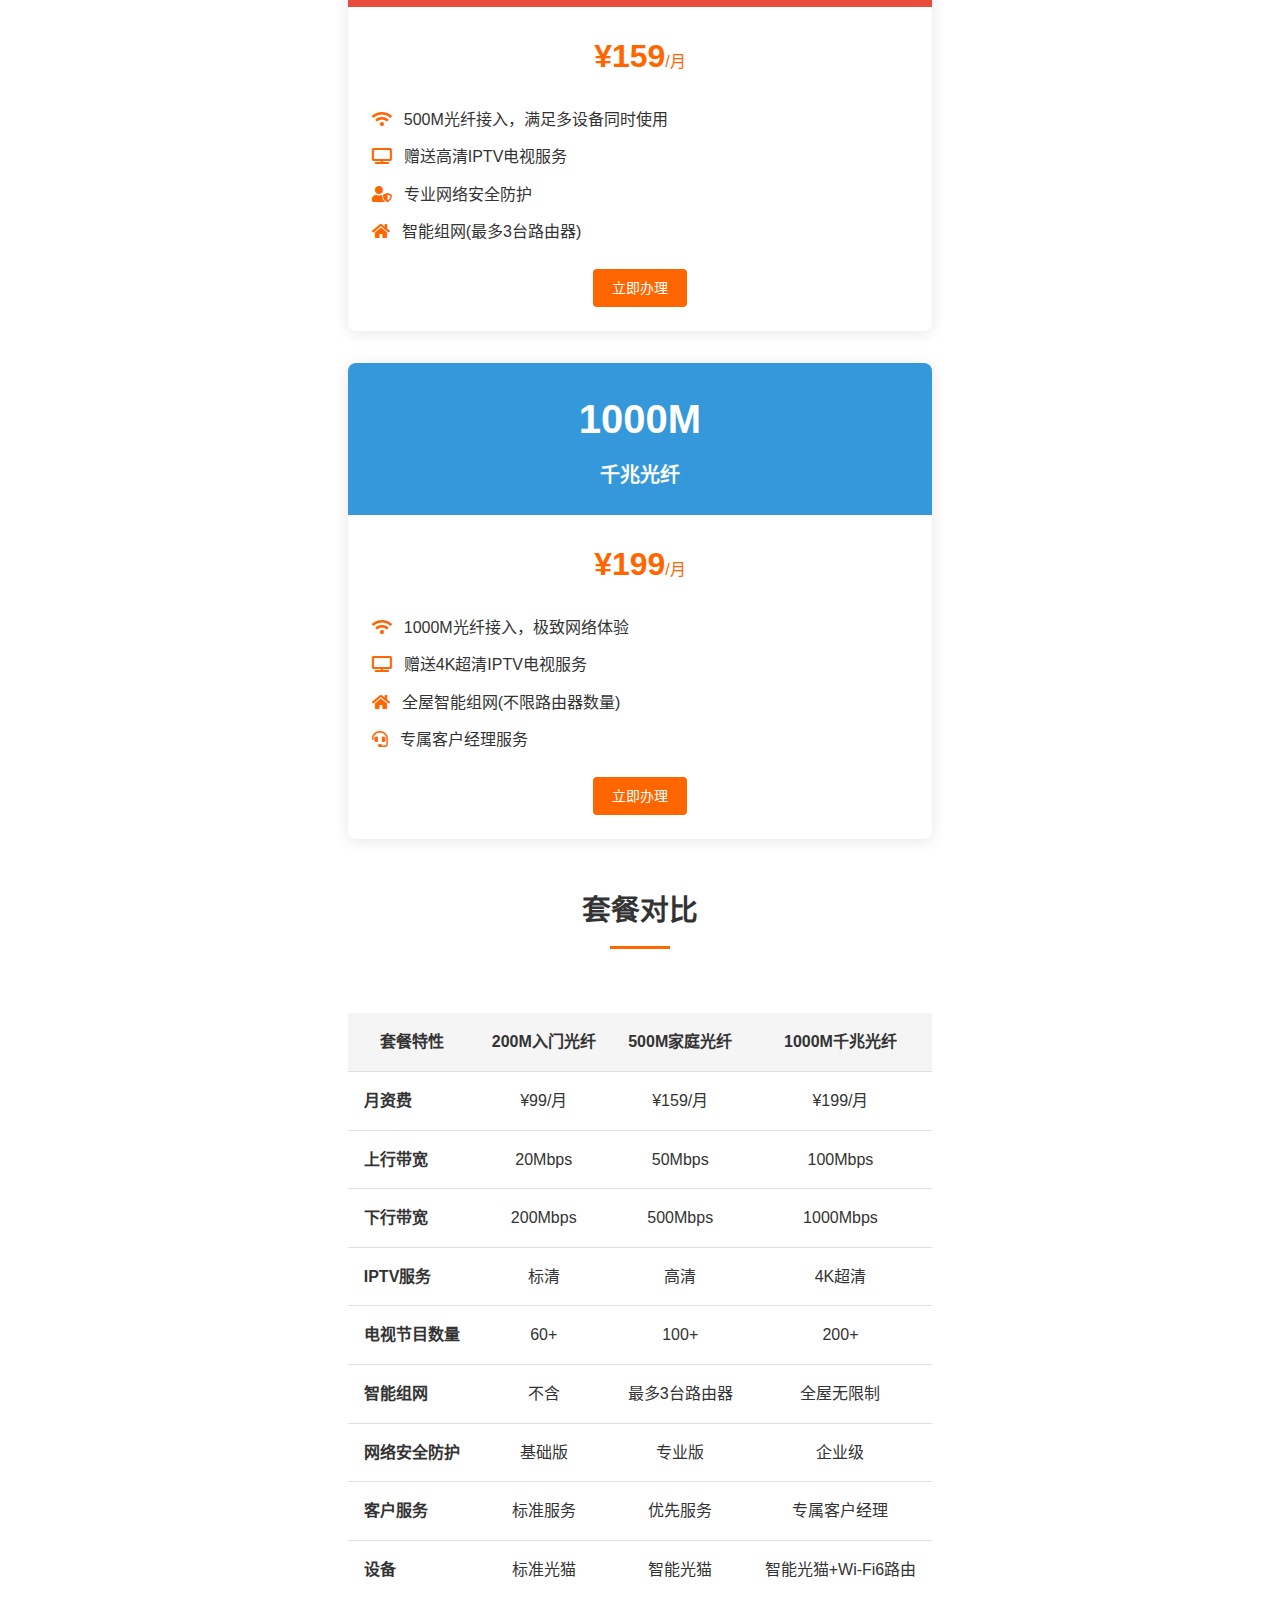
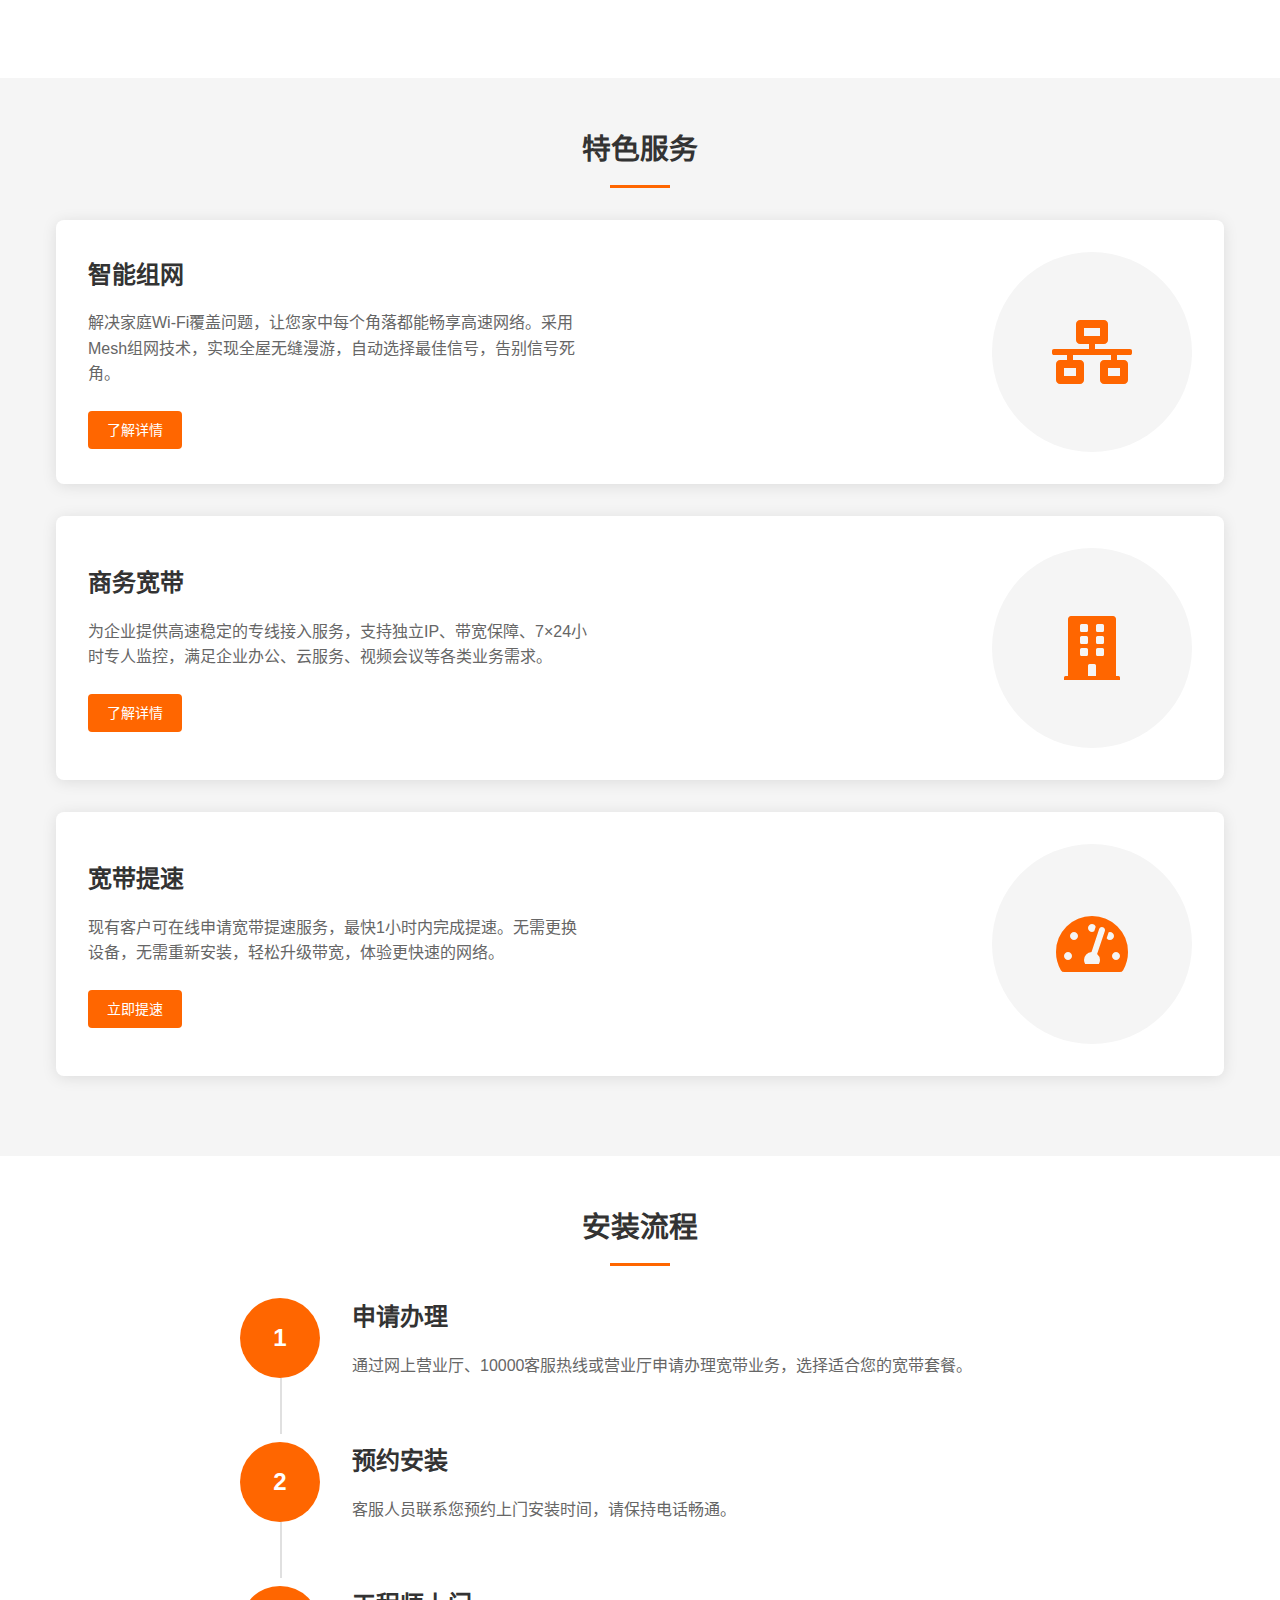
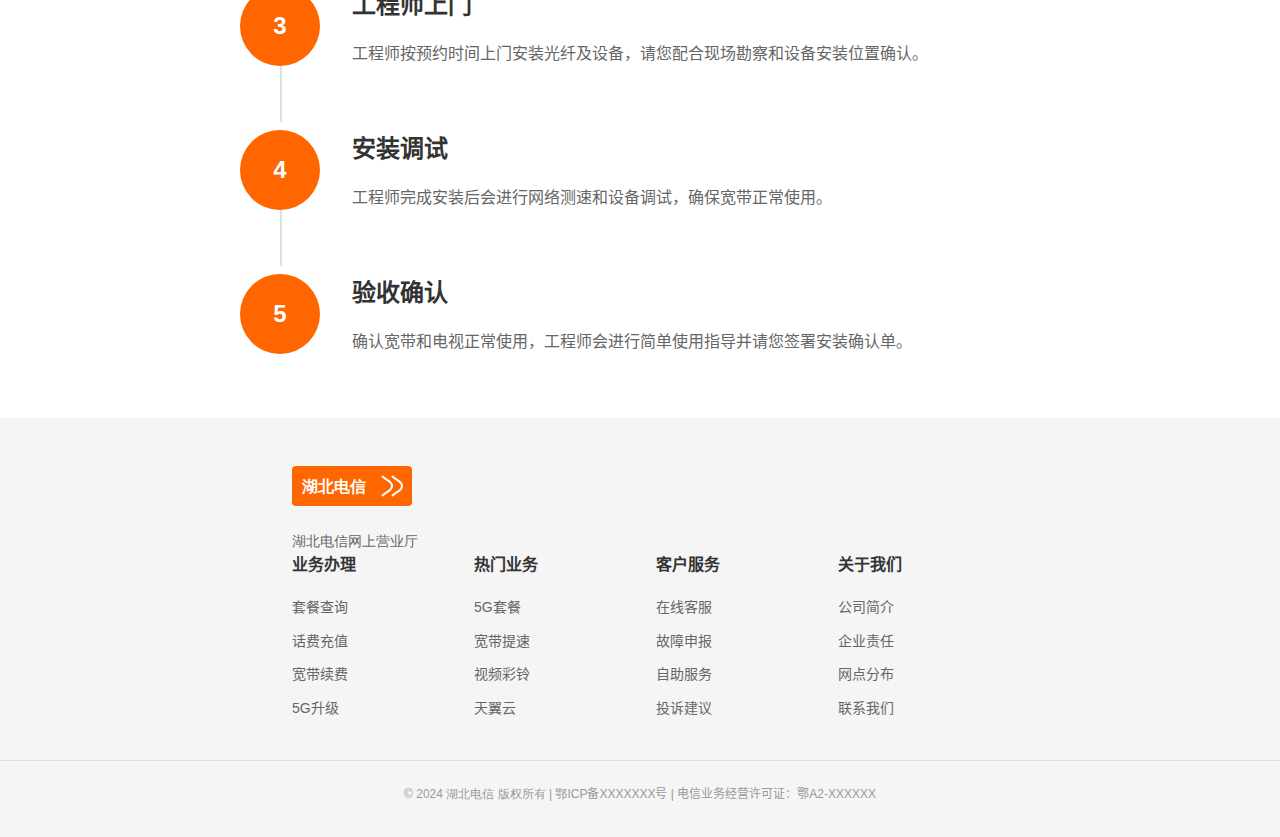
<file: broadband-services.html>
<!DOCTYPE html>
<html lang="zh-CN">
<head>
    <meta charset="UTF-8">
    <meta name="viewport" content="width=device-width, initial-scale=1.0">
    <title>宽带业务 - 湖北电信</title>
    <meta name="description" content="湖北电信宽带业务，包括家庭光纤宽带、智能组网、办公宽带等各种高速网络接入服务">
    <link rel="stylesheet" href="css/normalize.css">
    <link rel="stylesheet" href="css/style.css">
    <link rel="stylesheet" href="https://cdn.staticfile.org/font-awesome/5.15.3/css/all.min.css">
    <style>
        /* 宽带业务页面特定样式 */
        .broadband-banner {
            background-color: var(--color-primary);
            color: white;
            padding: 3rem 0;
            text-align: center;
        }
        
        .broadband-banner h1 {
            font-size: 2.5rem;
            margin-bottom: 1rem;
        }
        
        .broadband-banner p {
            font-size: 1.1rem;
            max-width: 700px;
            margin: 0 auto;
        }
        
        .speed-section {
            padding: 3rem 0;
            background-color: var(--color-bg-alt);
        }
        
        .speed-comparison {
            display: flex;
            justify-content: space-between;
            margin: 2rem 0;
            max-width: 900px;
            margin: 0 auto;
        }
        
        .speed-item {
            flex: 1;
            padding: 1.5rem;
            text-align: center;
            border-radius: 8px;
            background-color: var(--color-bg);
            box-shadow: 0 2px 15px var(--color-shadow);
            margin: 0 1rem;
            transition: transform 0.3s, box-shadow 0.3s;
        }
        
        .speed-item:hover {
            transform: translateY(-5px);
            box-shadow: 0 5px 25px var(--color-shadow);
        }
        
        .speed-title {
            font-size: 1.5rem;
            font-weight: 700;
            margin-bottom: 0.5rem;
            color: var(--color-primary);
        }
        
        .speed-value {
            font-size: 2rem;
            font-weight: 700;
            margin-bottom: 1rem;
            color: var(--color-text);
        }
        
        .speed-info {
            color: var(--color-text-light);
            font-size: 0.9rem;
            margin-bottom: 1.5rem;
        }
        
        .package-cards {
            display: grid;
            grid-template-columns: repeat(auto-fill, minmax(300px, 1fr));
            gap: 2rem;
            margin: 2rem 0;
        }
        
        .package-card {
            background-color: var(--color-bg);
            border-radius: 8px;
            box-shadow: 0 2px 15px var(--color-shadow);
            overflow: hidden;
            transition: transform 0.3s, box-shadow 0.3s;
        }
        
        .package-card:hover {
            transform: translateY(-5px);
            box-shadow: 0 5px 25px var(--color-shadow);
        }
        
        .package-header {
            background-color: var(--color-primary);
            color: white;
            padding: 1.5rem;
            text-align: center;
        }
        
        .package-speed {
            font-size: 2.5rem;
            font-weight: 700;
            margin-bottom: 0.5rem;
        }
        
        .package-name {
            font-size: 1.25rem;
            font-weight: 600;
        }
        
        .package-body {
            padding: 1.5rem;
        }
        
        .package-price {
            font-size: 2rem;
            font-weight: 700;
            color: var(--color-primary);
            text-align: center;
            margin-bottom: 1.5rem;
        }
        
        .package-price span {
            font-size: 1rem;
            font-weight: 400;
        }
        
        .package-features {
            margin-bottom: 1.5rem;
        }
        
        .package-feature {
            display: flex;
            align-items: flex-start;
            margin-bottom: 0.75rem;
        }
        
        .package-feature i {
            color: var(--color-primary);
            margin-right: 0.75rem;
            margin-top: 0.25rem;
        }
        
        .package-action {
            text-align: center;
        }
        
        .steps-section {
            padding: 3rem 0;
        }
        
        .steps-container {
            max-width: 800px;
            margin: 0 auto;
        }
        
        .step-item {
            display: flex;
            margin-bottom: 3rem;
            position: relative;
        }
        
        .step-item:last-child {
            margin-bottom: 0;
        }
        
        .step-item:not(:last-child)::after {
            content: '';
            position: absolute;
            top: 80px;
            left: 40px;
            width: 2px;
            height: calc(100% - 40px);
            background-color: var(--color-border);
        }
        
        .step-number {
            width: 80px;
            height: 80px;
            border-radius: 50%;
            background-color: var(--color-primary);
            color: white;
            display: flex;
            justify-content: center;
            align-items: center;
            font-size: 1.5rem;
            font-weight: 700;
            margin-right: 2rem;
            flex-shrink: 0;
            position: relative;
            z-index: 2;
        }
        
        .step-content h3 {
            font-size: 1.5rem;
            margin-bottom: 1rem;
            color: var(--color-text);
        }
        
        .step-content p {
            color: var(--color-text-light);
            margin-bottom: 1rem;
        }
        
        .compare-table {
            width: 100%;
            border-collapse: collapse;
            margin: 2rem 0;
            overflow-x: auto;
        }
        
        .compare-table th,
        .compare-table td {
            padding: 1rem;
            text-align: center;
            border-bottom: 1px solid var(--color-border);
        }
        
        .compare-table th {
            background-color: var(--color-bg-alt);
            font-weight: 600;
            color: var(--color-text);
        }
        
        .compare-table tr:last-child td {
            border-bottom: none;
        }
        
        .compare-table td:first-child {
            text-align: left;
            font-weight: 600;
        }
        
        .service-preview {
            display: flex;
            align-items: center;
            justify-content: space-between;
            background-color: var(--color-bg);
            border-radius: 8px;
            box-shadow: 0 2px 15px var(--color-shadow);
            padding: 2rem;
            margin-bottom: 2rem;
        }
        
        .service-preview-content {
            max-width: 500px;
        }
        
        .service-preview-content h3 {
            font-size: 1.5rem;
            margin-bottom: 1rem;
            color: var(--color-text);
        }
        
        .service-preview-content p {
            color: var(--color-text-light);
            margin-bottom: 1.5rem;
        }
        
        .service-preview-image {
            width: 200px;
            height: 200px;
            background-color: var(--color-bg-alt);
            border-radius: 50%;
            display: flex;
            justify-content: center;
            align-items: center;
        }
        
        .service-preview-image i {
            font-size: 4rem;
            color: var(--color-primary);
        }
        
        .breadcrumb {
            padding: 1rem 0;
            font-size: 0.875rem;
        }
        
        .breadcrumb a {
            color: var(--color-text-light);
        }
        
        .breadcrumb a:hover {
            color: var(--color-primary);
        }
        
        .breadcrumb i {
            margin: 0 0.5rem;
            color: var(--color-text-lighter);
        }
        
        .breadcrumb span {
            color: var(--color-text);
        }
        
        @media (max-width: 768px) {
            .speed-comparison {
                flex-direction: column;
            }
            
            .speed-item {
                margin-bottom: 1.5rem;
            }
            
            .service-preview {
                flex-direction: column;
                text-align: center;
            }
            
            .service-preview-image {
                margin-top: 1.5rem;
            }
            
            .compare-table {
                display: block;
                overflow-x: auto;
            }
            
            .step-item:not(:last-child)::after {
                left: 40px;
            }
        }
    </style>
</head>
<body>
    <div class="wrapper">
        <!-- 头部导航 -->
        <header class="header">
            <div class="container">
                <div class="header-inner">
                    <div class="logo">
                        <a href="index.html">
                            <img src="images/logo.svg" alt="湖北电信">
                            <span>湖北电信</span>
                        </a>
                    </div>
                    <div class="mode-toggle">
                        <button id="dark-mode-toggle" title="切换深浅模式">
                            <i class="fas fa-moon"></i>
                        </button>
                    </div>
                    <nav class="main-nav">
                        <ul>
                            <li><a href="index.html"><i class="fas fa-home"></i> 首页</a></li>
                            <li><a href="all-services.html"><i class="fas fa-th-large"></i> 全部业务</a></li>
                            <li><a href="mobile-services.html"><i class="fas fa-mobile-alt"></i> 移动业务</a></li>
                            <li><a href="broadband-services.html" class="active"><i class="fas fa-wifi"></i> 宽带业务</a></li>
                            <li><a href="tv-services.html"><i class="fas fa-tv"></i> 电视业务</a></li>
                            <li><a href="promotions.html"><i class="fas fa-gift"></i> 优惠活动</a></li>
                            <li><a href="customer-service.html"><i class="fas fa-headset"></i> 客户服务</a></li>
                        </ul>
                    </nav>
                    <div class="user-actions">
                        <a href="#" class="btn btn-login" id="login-btn"><i class="fas fa-user"></i> 登录</a>
                        <a href="#" class="btn btn-register" id="register-btn"><i class="fas fa-user-plus"></i> 注册</a>
                    </div>
                    <button class="mobile-menu-toggle" id="mobile-menu-toggle">
                        <i class="fas fa-bars"></i>
                    </button>
                </div>
            </div>
        </header>

        <!-- 面包屑导航 -->
        <div class="container">
            <div class="breadcrumb">
                <a href="index.html">首页</a>
                <i class="fas fa-angle-right"></i>
                <span>宽带业务</span>
            </div>
        </div>
        
        <!-- 宽带业务横幅 -->
        <section class="broadband-banner">
            <div class="container">
                <h1>湖北电信宽带业务</h1>
                <p>高速稳定光纤宽带，让您体验畅快网络世界</p>
            </div>
        </section>
        
        <!-- 光速体验 -->
        <section class="speed-section">
            <div class="container">
                <h2 class="section-title">光纤宽带体验</h2>
                <div class="speed-comparison">
                    <div class="speed-item">
                        <div class="speed-title">200M</div>
                        <div class="speed-value">24秒</div>
                        <div class="speed-info">下载2GB高清电影所需时间</div>
                        <a href="#" class="btn btn-outline">了解详情</a>
                    </div>
                    <div class="speed-item">
                        <div class="speed-title">500M</div>
                        <div class="speed-value">10秒</div>
                        <div class="speed-info">下载2GB高清电影所需时间</div>
                        <a href="#" class="btn btn-outline">了解详情</a>
                    </div>
                    <div class="speed-item">
                        <div class="speed-title">1000M</div>
                        <div class="speed-value">5秒</div>
                        <div class="speed-info">下载2GB高清电影所需时间</div>
                        <a href="#" class="btn btn-outline">了解详情</a>
                    </div>
                </div>
            </div>
        </section>
        
        <!-- 宽带套餐 -->
        <section class="container" style="padding: 3rem 0;">
            <h2 class="section-title">宽带套餐</h2>
            <div class="package-cards">
                <!-- 入门宽带 -->
                <div class="package-card">
                    <div class="package-header">
                        <div class="package-speed">200M</div>
                        <div class="package-name">入门光纤</div>
                    </div>
                    <div class="package-body">
                        <div class="package-price">¥99<span>/月</span></div>
                        <div class="package-features">
                            <div class="package-feature">
                                <i class="fas fa-wifi"></i>
                                <div>200M光纤接入，满足基本上网需求</div>
                            </div>
                            <div class="package-feature">
                                <i class="fas fa-tv"></i>
                                <div>赠送标清IPTV电视服务</div>
                            </div>
                            <div class="package-feature">
                                <i class="fas fa-user-shield"></i>
                                <div>基础网络安全防护</div>
                            </div>
                            <div class="package-feature">
                                <i class="fas fa-wrench"></i>
                                <div>7×24小时故障处理</div>
                            </div>
                        </div>
                        <div class="package-action">
                            <a href="#" class="btn btn-primary">立即办理</a>
                        </div>
                    </div>
                </div>
                
                <!-- 家庭宽带 -->
                <div class="package-card">
                    <div class="package-header" style="background-color: #e74c3c;">
                        <div class="package-speed">500M</div>
                        <div class="package-name">家庭光纤</div>
                    </div>
                    <div class="package-body">
                        <div class="package-price">¥159<span>/月</span></div>
                        <div class="package-features">
                            <div class="package-feature">
                                <i class="fas fa-wifi"></i>
                                <div>500M光纤接入，满足多设备同时使用</div>
                            </div>
                            <div class="package-feature">
                                <i class="fas fa-tv"></i>
                                <div>赠送高清IPTV电视服务</div>
                            </div>
                            <div class="package-feature">
                                <i class="fas fa-user-shield"></i>
                                <div>专业网络安全防护</div>
                            </div>
                            <div class="package-feature">
                                <i class="fas fa-home"></i>
                                <div>智能组网(最多3台路由器)</div>
                            </div>
                        </div>
                        <div class="package-action">
                            <a href="#" class="btn btn-primary">立即办理</a>
                        </div>
                    </div>
                </div>
                
                <!-- 千兆宽带 -->
                <div class="package-card">
                    <div class="package-header" style="background-color: #3498db;">
                        <div class="package-speed">1000M</div>
                        <div class="package-name">千兆光纤</div>
                    </div>
                    <div class="package-body">
                        <div class="package-price">¥199<span>/月</span></div>
                        <div class="package-features">
                            <div class="package-feature">
                                <i class="fas fa-wifi"></i>
                                <div>1000M光纤接入，极致网络体验</div>
                            </div>
                            <div class="package-feature">
                                <i class="fas fa-tv"></i>
                                <div>赠送4K超清IPTV电视服务</div>
                            </div>
                            <div class="package-feature">
                                <i class="fas fa-home"></i>
                                <div>全屋智能组网(不限路由器数量)</div>
                            </div>
                            <div class="package-feature">
                                <i class="fas fa-headset"></i>
                                <div>专属客户经理服务</div>
                            </div>
                        </div>
                        <div class="package-action">
                            <a href="#" class="btn btn-primary">立即办理</a>
                        </div>
                    </div>
                </div>
            </div>
            
            <!-- 套餐对比 -->
            <h2 class="section-title" style="margin-top: 3rem;">套餐对比</h2>
            <div style="overflow-x: auto;">
                <table class="compare-table">
                    <thead>
                        <tr>
                            <th>套餐特性</th>
                            <th>200M入门光纤</th>
                            <th>500M家庭光纤</th>
                            <th>1000M千兆光纤</th>
                        </tr>
                    </thead>
                    <tbody>
                        <tr>
                            <td>月资费</td>
                            <td>¥99/月</td>
                            <td>¥159/月</td>
                            <td>¥199/月</td>
                        </tr>
                        <tr>
                            <td>上行带宽</td>
                            <td>20Mbps</td>
                            <td>50Mbps</td>
                            <td>100Mbps</td>
                        </tr>
                        <tr>
                            <td>下行带宽</td>
                            <td>200Mbps</td>
                            <td>500Mbps</td>
                            <td>1000Mbps</td>
                        </tr>
                        <tr>
                            <td>IPTV服务</td>
                            <td>标清</td>
                            <td>高清</td>
                            <td>4K超清</td>
                        </tr>
                        <tr>
                            <td>电视节目数量</td>
                            <td>60+</td>
                            <td>100+</td>
                            <td>200+</td>
                        </tr>
                        <tr>
                            <td>智能组网</td>
                            <td>不含</td>
                            <td>最多3台路由器</td>
                            <td>全屋无限制</td>
                        </tr>
                        <tr>
                            <td>网络安全防护</td>
                            <td>基础版</td>
                            <td>专业版</td>
                            <td>企业级</td>
                        </tr>
                        <tr>
                            <td>客户服务</td>
                            <td>标准服务</td>
                            <td>优先服务</td>
                            <td>专属客户经理</td>
                        </tr>
                        <tr>
                            <td>设备</td>
                            <td>标准光猫</td>
                            <td>智能光猫</td>
                            <td>智能光猫+Wi-Fi6路由</td>
                        </tr>
                    </tbody>
                </table>
            </div>
        </section>
        
        <!-- 特色服务 -->
        <section style="background-color: var(--color-bg-alt); padding: 3rem 0;">
            <div class="container">
                <h2 class="section-title">特色服务</h2>
                
                <!-- 智能组网 -->
                <div class="service-preview">
                    <div class="service-preview-content">
                        <h3>智能组网</h3>
                        <p>解决家庭Wi-Fi覆盖问题，让您家中每个角落都能畅享高速网络。采用Mesh组网技术，实现全屋无缝漫游，自动选择最佳信号，告别信号死角。</p>
                        <a href="#" class="btn btn-primary">了解详情</a>
                    </div>
                    <div class="service-preview-image">
                        <i class="fas fa-network-wired"></i>
                    </div>
                </div>
                
                <!-- 商务宽带 -->
                <div class="service-preview">
                    <div class="service-preview-content">
                        <h3>商务宽带</h3>
                        <p>为企业提供高速稳定的专线接入服务，支持独立IP、带宽保障、7×24小时专人监控，满足企业办公、云服务、视频会议等各类业务需求。</p>
                        <a href="#" class="btn btn-primary">了解详情</a>
                    </div>
                    <div class="service-preview-image">
                        <i class="fas fa-building"></i>
                    </div>
                </div>
                
                <!-- 宽带提速 -->
                <div class="service-preview">
                    <div class="service-preview-content">
                        <h3>宽带提速</h3>
                        <p>现有客户可在线申请宽带提速服务，最快1小时内完成提速。无需更换设备，无需重新安装，轻松升级带宽，体验更快速的网络。</p>
                        <a href="#" class="btn btn-primary">立即提速</a>
                    </div>
                    <div class="service-preview-image">
                        <i class="fas fa-tachometer-alt"></i>
                    </div>
                </div>
            </div>
        </section>
        
        <!-- 安装流程 -->
        <section class="steps-section">
            <div class="container">
                <h2 class="section-title">安装流程</h2>
                <div class="steps-container">
                    <div class="step-item">
                        <div class="step-number">1</div>
                        <div class="step-content">
                            <h3>申请办理</h3>
                            <p>通过网上营业厅、10000客服热线或营业厅申请办理宽带业务，选择适合您的宽带套餐。</p>
                        </div>
                    </div>
                    <div class="step-item">
                        <div class="step-number">2</div>
                        <div class="step-content">
                            <h3>预约安装</h3>
                            <p>客服人员联系您预约上门安装时间，请保持电话畅通。</p>
                        </div>
                    </div>
                    <div class="step-item">
                        <div class="step-number">3</div>
                        <div class="step-content">
                            <h3>工程师上门</h3>
                            <p>工程师按预约时间上门安装光纤及设备，请您配合现场勘察和设备安装位置确认。</p>
                        </div>
                    </div>
                    <div class="step-item">
                        <div class="step-number">4</div>
                        <div class="step-content">
                            <h3>安装调试</h3>
                            <p>工程师完成安装后会进行网络测速和设备调试，确保宽带正常使用。</p>
                        </div>
                    </div>
                    <div class="step-item">
                        <div class="step-number">5</div>
                        <div class="step-content">
                            <h3>验收确认</h3>
                            <p>确认宽带和电视正常使用，工程师会进行简单使用指导并请您签署安装确认单。</p>
                        </div>
                    </div>
                </div>
            </div>
        </section>
        
        <!-- 底部 -->
        <footer class="footer">
            <div class="footer-top">
                <div class="container">
                    <div class="footer-logo">
                        <img src="images/logo.svg" alt="湖北电信">
                        <p>湖北电信网上营业厅</p>
                    </div>
                    <div class="footer-links">
                        <div class="footer-links-column">
                            <h4>业务办理</h4>
                            <ul>
                                <li><a href="#">套餐查询</a></li>
                                <li><a href="#">话费充值</a></li>
                                <li><a href="#">宽带续费</a></li>
                                <li><a href="#">5G升级</a></li>
                            </ul>
                        </div>
                        <div class="footer-links-column">
                            <h4>热门业务</h4>
                            <ul>
                                <li><a href="mobile-services.html">5G套餐</a></li>
                                <li><a href="#">宽带提速</a></li>
                                <li><a href="#">视频彩铃</a></li>
                                <li><a href="#">天翼云</a></li>
                            </ul>
                        </div>
                        <div class="footer-links-column">
                            <h4>客户服务</h4>
                            <ul>
                                <li><a href="customer-service.html">在线客服</a></li>
                                <li><a href="customer-service.html">故障申报</a></li>
                                <li><a href="#">自助服务</a></li>
                                <li><a href="#">投诉建议</a></li>
                            </ul>
                        </div>
                        <div class="footer-links-column">
                            <h4>关于我们</h4>
                            <ul>
                                <li><a href="#">公司简介</a></li>
                                <li><a href="#">企业责任</a></li>
                                <li><a href="#">网点分布</a></li>
                                <li><a href="#">联系我们</a></li>
                            </ul>
                        </div>
                    </div>
                </div>
            </div>
            <div class="footer-bottom">
                <div class="container">
                    <p>&copy; 2024 湖北电信 版权所有 | 鄂ICP备XXXXXXX号 | 电信业务经营许可证：鄂A2-XXXXXX</p>
                </div>
            </div>
        </footer>
        
        <!-- 快捷服务 -->
        <div class="quick-service">
            <div class="quick-service-item">
                <i class="fas fa-headset"></i>
                <span>在线客服</span>
            </div>
            <div class="quick-service-item">
                <i class="fas fa-mobile-alt"></i>
                <span>手机营业厅</span>
            </div>
            <div class="quick-service-item">
                <i class="fab fa-weixin"></i>
                <span>扫码关注</span>
            </div>
            <div class="quick-service-item">
                <i class="fas fa-comment-dots"></i>
                <span>意见反馈</span>
            </div>
        </div>
        
        <!-- 返回顶部 -->
        <button id="back-to-top" class="back-to-top" title="返回顶部">
            <i class="fas fa-arrow-up"></i>
        </button>
    </div>

    <!-- JavaScript -->
    <script src="js/main.js"></script>
</body>
</html>
</file>
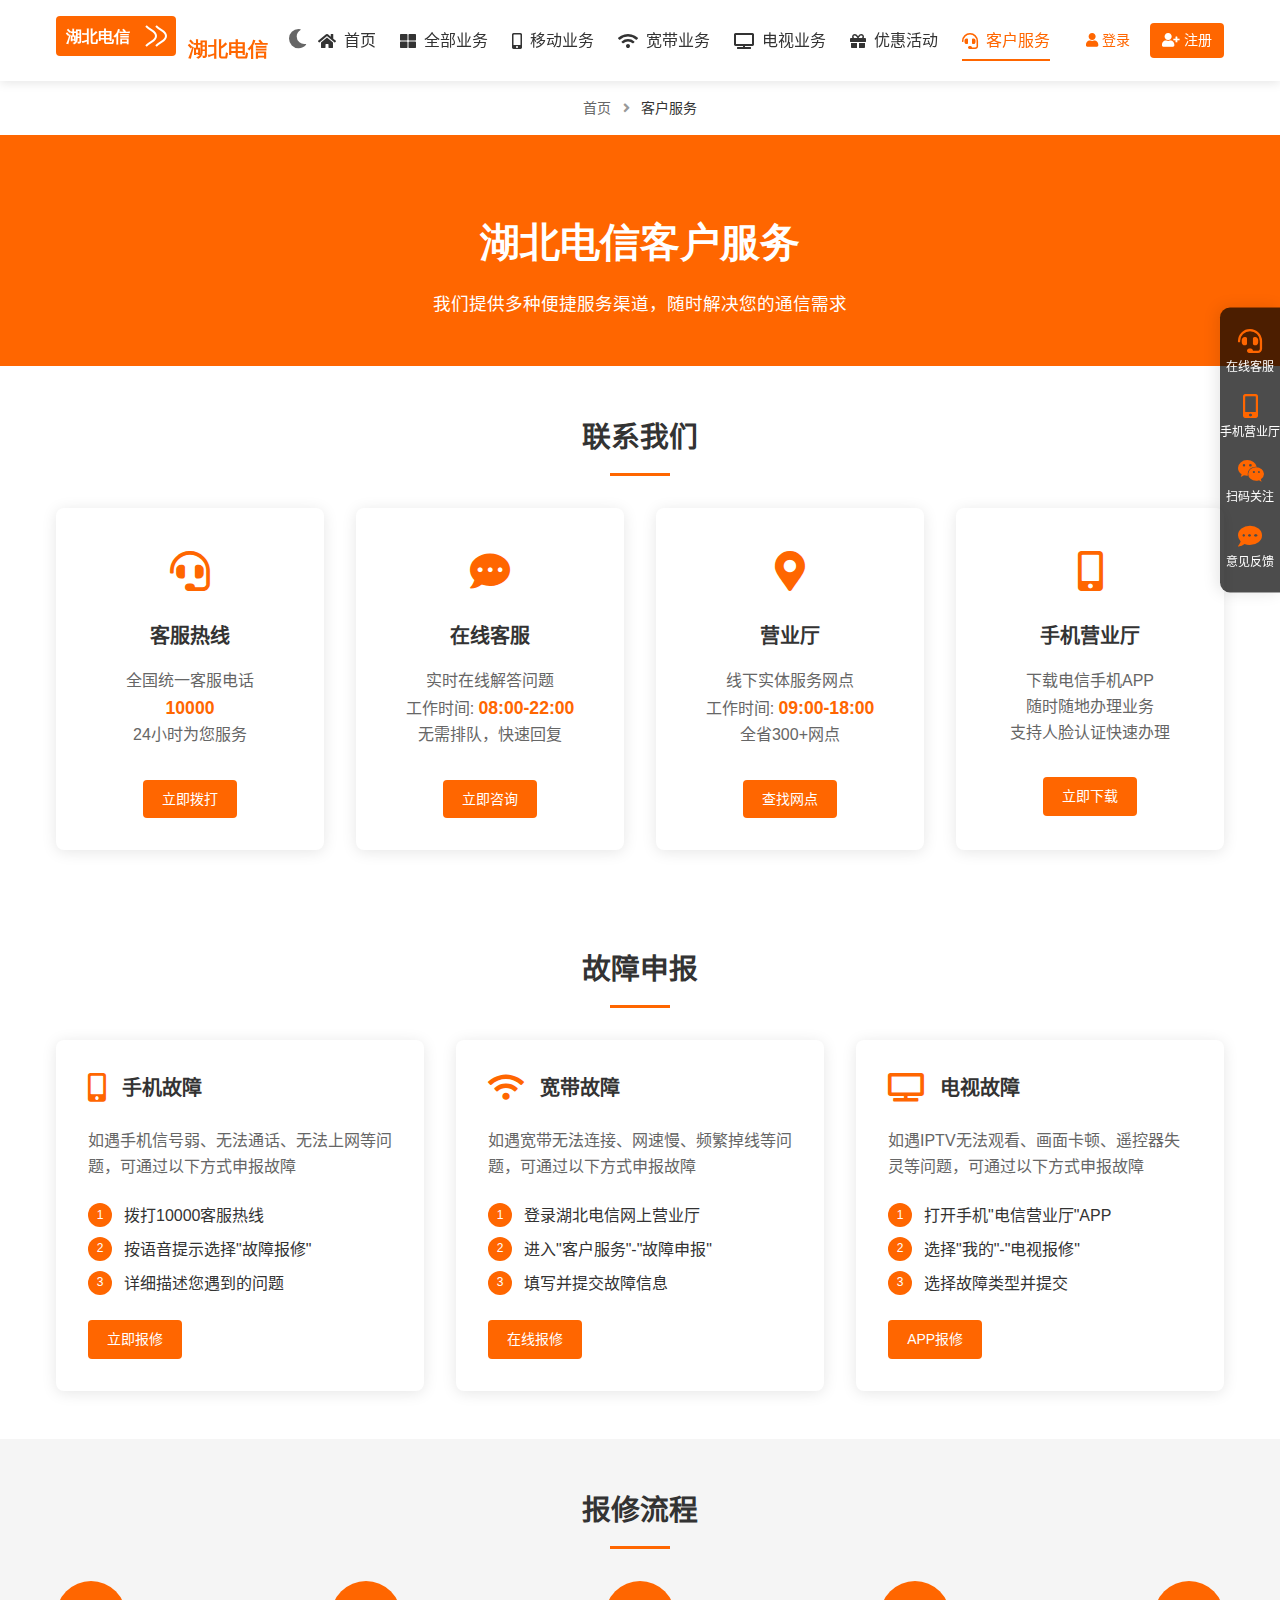
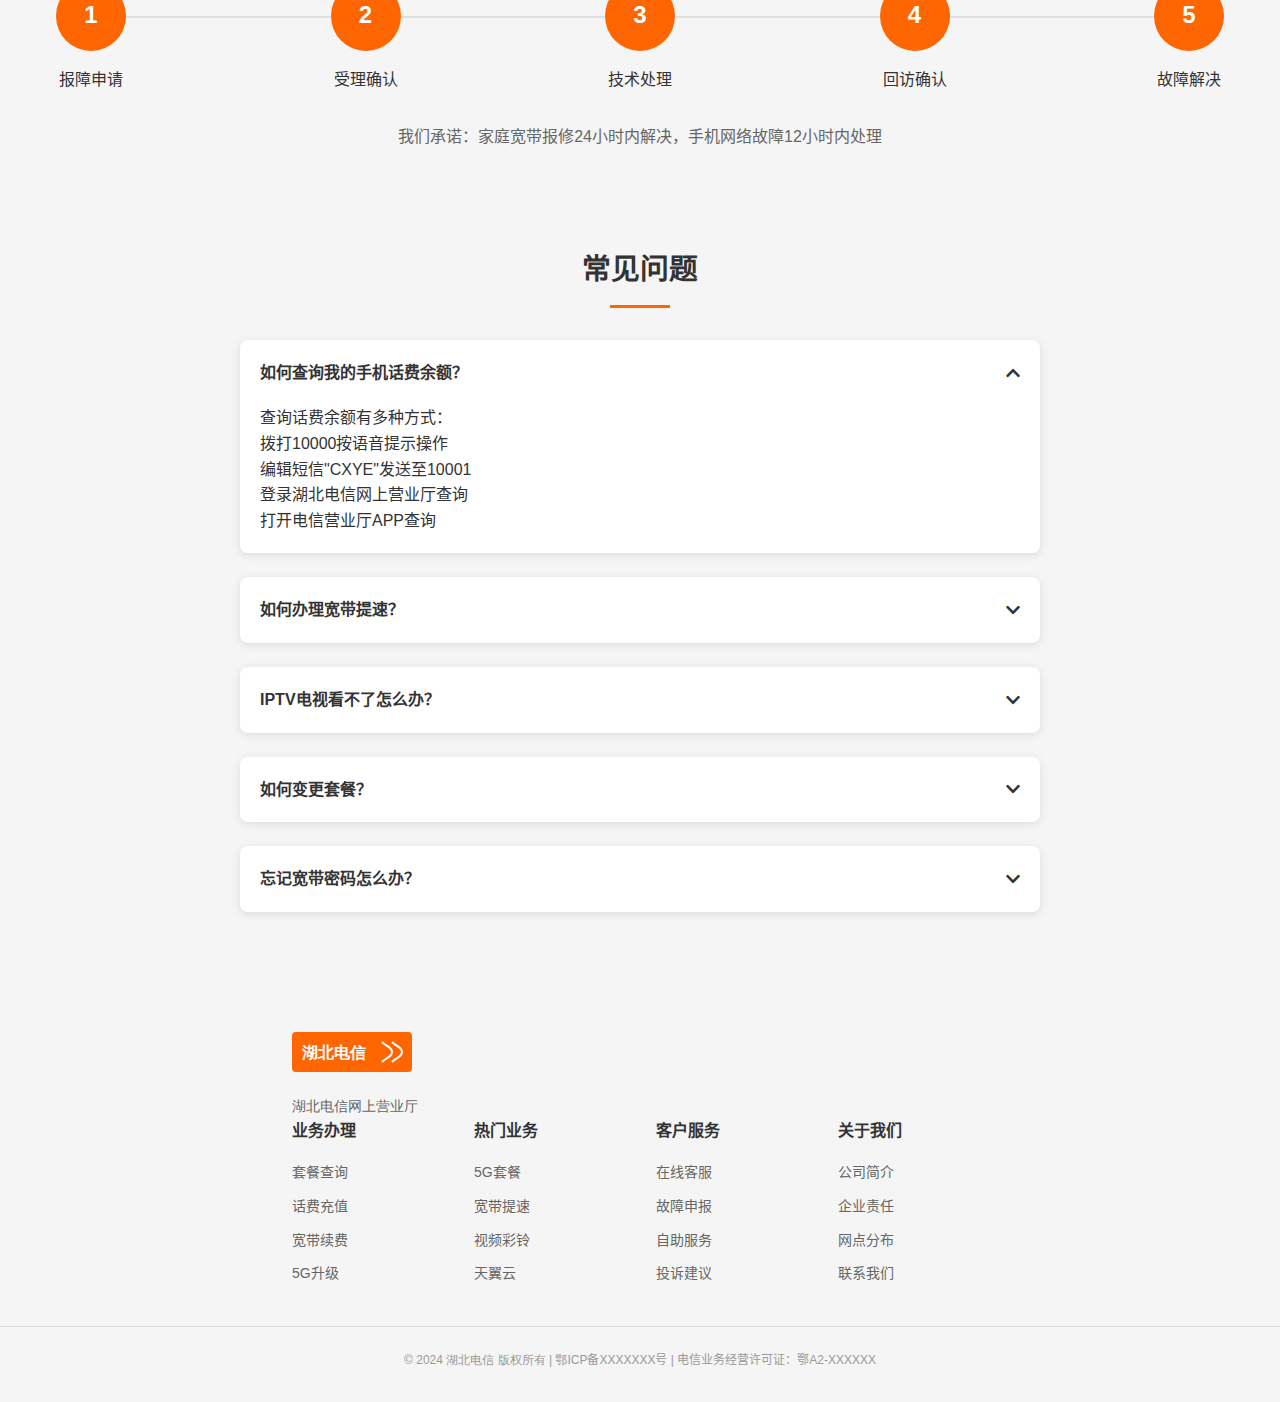
<file: customer-service.html>
<!DOCTYPE html>
<html lang="zh-CN">
<head>
    <meta charset="UTF-8">
    <meta name="viewport" content="width=device-width, initial-scale=1.0">
    <title>客户服务 - 湖北电信</title>
    <meta name="description" content="湖北电信客户服务中心，提供故障申报、在线客服、业务办理指南等服务">
    <link rel="stylesheet" href="css/normalize.css">
    <link rel="stylesheet" href="css/style.css">
    <link rel="stylesheet" href="https://cdn.staticfile.org/font-awesome/5.15.3/css/all.min.css">
    <style>
        /* 客户服务页面特定样式 */
        .service-banner {
            background-color: var(--color-primary);
            color: white;
            padding: 3rem 0;
            text-align: center;
        }
        
        .service-banner h1 {
            font-size: 2.5rem;
            margin-bottom: 1rem;
        }
        
        .service-banner p {
            font-size: 1.1rem;
            max-width: 700px;
            margin: 0 auto;
        }
        
        .faq-section {
            padding: 3rem 0;
            background-color: var(--color-bg-alt);
        }
        
        .faq-container {
            max-width: 800px;
            margin: 0 auto;
        }
        
        .faq-item {
            margin-bottom: 1.5rem;
            background-color: var(--color-bg);
            border-radius: 8px;
            box-shadow: 0 2px 10px var(--color-shadow);
            overflow: hidden;
        }
        
        .faq-question {
            padding: 1.25rem;
            cursor: pointer;
            display: flex;
            justify-content: space-between;
            align-items: center;
            font-weight: 600;
            color: var(--color-text);
        }
        
        .faq-question:hover {
            background-color: rgba(0, 0, 0, 0.02);
        }
        
        .faq-question i {
            transition: transform 0.3s;
        }
        
        .faq-answer {
            padding: 0 1.25rem;
            max-height: 0;
            overflow: hidden;
            transition: max-height 0.3s ease-out, padding 0.3s ease-out;
        }
        
        .faq-item.active .faq-question i {
            transform: rotate(180deg);
        }
        
        .faq-item.active .faq-answer {
            max-height: 300px;
            padding: 0 1.25rem 1.25rem;
        }
        
        .contact-channels {
            padding: 3rem 0;
        }
        
        .channel-grid {
            display: grid;
            grid-template-columns: repeat(auto-fit, minmax(250px, 1fr));
            gap: 2rem;
        }
        
        .channel-card {
            background-color: var(--color-bg);
            border-radius: 8px;
            box-shadow: 0 2px 15px var(--color-shadow);
            padding: 2rem;
            text-align: center;
            transition: transform 0.3s, box-shadow 0.3s;
        }
        
        .channel-card:hover {
            transform: translateY(-5px);
            box-shadow: 0 5px 25px var(--color-shadow);
        }
        
        .channel-icon {
            font-size: 2.5rem;
            color: var(--color-primary);
            margin-bottom: 1rem;
        }
        
        .channel-title {
            font-size: 1.25rem;
            font-weight: 600;
            margin-bottom: 1rem;
        }
        
        .channel-info {
            margin-bottom: 1rem;
            color: var(--color-text-light);
        }
        
        .channel-info strong {
            color: var(--color-primary);
            font-size: 1.1rem;
        }
        
        .channel-btn {
            margin-top: 1rem;
        }
        
        .service-process {
            padding: 3rem 0;
            background-color: var(--color-bg-alt);
        }
        
        .process-steps {
            display: flex;
            justify-content: space-between;
            margin: 2rem 0;
            position: relative;
        }
        
        .process-steps::before {
            content: '';
            position: absolute;
            top: 35px;
            left: 0;
            width: 100%;
            height: 2px;
            background-color: var(--color-border);
            z-index: 1;
        }
        
        .process-step {
            display: flex;
            flex-direction: column;
            align-items: center;
            position: relative;
            z-index: 2;
        }
        
        .step-number {
            width: 70px;
            height: 70px;
            border-radius: 50%;
            background-color: var(--color-primary);
            color: white;
            display: flex;
            justify-content: center;
            align-items: center;
            font-size: 1.5rem;
            font-weight: 600;
            margin-bottom: 1rem;
        }
        
        .step-desc {
            text-align: center;
            max-width: 150px;
        }
        
        .report-section {
            padding: 3rem 0;
        }
        
        .report-options {
            display: grid;
            grid-template-columns: repeat(auto-fit, minmax(300px, 1fr));
            gap: 2rem;
        }
        
        .report-card {
            background-color: var(--color-bg);
            border-radius: 8px;
            box-shadow: 0 2px 15px var(--color-shadow);
            padding: 2rem;
            transition: transform 0.3s, box-shadow 0.3s;
        }
        
        .report-card:hover {
            transform: translateY(-5px);
            box-shadow: 0 5px 25px var(--color-shadow);
        }
        
        .report-title {
            display: flex;
            align-items: center;
            margin-bottom: 1.5rem;
        }
        
        .report-title i {
            font-size: 1.8rem;
            color: var(--color-primary);
            margin-right: 1rem;
        }
        
        .report-title h3 {
            font-size: 1.25rem;
            margin: 0;
        }
        
        .report-desc {
            color: var(--color-text-light);
            margin-bottom: 1.5rem;
        }
        
        .report-steps {
            margin-bottom: 1.5rem;
        }
        
        .report-step {
            display: flex;
            margin-bottom: 0.5rem;
        }
        
        .step-marker {
            width: 24px;
            height: 24px;
            border-radius: 50%;
            background-color: var(--color-primary);
            color: white;
            font-size: 0.75rem;
            display: flex;
            justify-content: center;
            align-items: center;
            margin-right: 0.75rem;
            flex-shrink: 0;
        }
        
        .breadcrumb {
            padding: 1rem 0;
            font-size: 0.875rem;
        }
        
        .breadcrumb a {
            color: var(--color-text-light);
        }
        
        .breadcrumb a:hover {
            color: var(--color-primary);
        }
        
        .breadcrumb i {
            margin: 0 0.5rem;
            color: var(--color-text-lighter);
        }
        
        .breadcrumb span {
            color: var(--color-text);
        }
        
        @media (max-width: 768px) {
            .process-steps {
                flex-direction: column;
                align-items: flex-start;
                gap: 2rem;
            }
            
            .process-steps::before {
                top: 0;
                left: 35px;
                width: 2px;
                height: 100%;
            }
            
            .process-step {
                flex-direction: row;
                width: 100%;
            }
            
            .step-number {
                margin-bottom: 0;
                margin-right: 1.5rem;
            }
            
            .step-desc {
                text-align: left;
                max-width: none;
            }
        }
    </style>
</head>
<body>
    <div class="wrapper">
        <!-- 头部导航 -->
        <header class="header">
            <div class="container">
                <div class="header-inner">
                    <div class="logo">
                        <a href="index.html">
                            <img src="images/logo.svg" alt="湖北电信">
                            <span>湖北电信</span>
                        </a>
                    </div>
                    <div class="mode-toggle">
                        <button id="dark-mode-toggle" title="切换深浅模式">
                            <i class="fas fa-moon"></i>
                        </button>
                    </div>
                    <nav class="main-nav">
                        <ul>
                            <li><a href="index.html"><i class="fas fa-home"></i> 首页</a></li>
                            <li><a href="all-services.html"><i class="fas fa-th-large"></i> 全部业务</a></li>
                            <li><a href="mobile-services.html"><i class="fas fa-mobile-alt"></i> 移动业务</a></li>
                            <li><a href="broadband-services.html"><i class="fas fa-wifi"></i> 宽带业务</a></li>
                            <li><a href="tv-services.html"><i class="fas fa-tv"></i> 电视业务</a></li>
                            <li><a href="promotions.html"><i class="fas fa-gift"></i> 优惠活动</a></li>
                            <li><a href="customer-service.html" class="active"><i class="fas fa-headset"></i> 客户服务</a></li>
                        </ul>
                    </nav>
                    <div class="user-actions">
                        <a href="#" class="btn btn-login" id="login-btn"><i class="fas fa-user"></i> 登录</a>
                        <a href="#" class="btn btn-register" id="register-btn"><i class="fas fa-user-plus"></i> 注册</a>
                    </div>
                    <button class="mobile-menu-toggle" id="mobile-menu-toggle">
                        <i class="fas fa-bars"></i>
                    </button>
                </div>
            </div>
        </header>

        <!-- 面包屑导航 -->
        <div class="container">
            <div class="breadcrumb">
                <a href="index.html">首页</a>
                <i class="fas fa-angle-right"></i>
                <span>客户服务</span>
            </div>
        </div>
        
        <!-- 客服页面横幅 -->
        <section class="service-banner">
            <div class="container">
                <h1>湖北电信客户服务</h1>
                <p>我们提供多种便捷服务渠道，随时解决您的通信需求</p>
            </div>
        </section>
        
        <!-- 联系渠道 -->
        <section class="contact-channels">
            <div class="container">
                <h2 class="section-title">联系我们</h2>
                <div class="channel-grid">
                    <div class="channel-card">
                        <div class="channel-icon">
                            <i class="fas fa-headset"></i>
                        </div>
                        <h3 class="channel-title">客服热线</h3>
                        <div class="channel-info">
                            <p>全国统一客服电话</p>
                            <p><strong>10000</strong></p>
                            <p>24小时为您服务</p>
                        </div>
                        <a href="tel:10000" class="btn btn-primary channel-btn">立即拨打</a>
                    </div>
                    
                    <div class="channel-card">
                        <div class="channel-icon">
                            <i class="fas fa-comment-dots"></i>
                        </div>
                        <h3 class="channel-title">在线客服</h3>
                        <div class="channel-info">
                            <p>实时在线解答问题</p>
                            <p>工作时间: <strong>08:00-22:00</strong></p>
                            <p>无需排队，快速回复</p>
                        </div>
                        <a href="#" class="btn btn-primary channel-btn">立即咨询</a>
                    </div>
                    
                    <div class="channel-card">
                        <div class="channel-icon">
                            <i class="fas fa-map-marker-alt"></i>
                        </div>
                        <h3 class="channel-title">营业厅</h3>
                        <div class="channel-info">
                            <p>线下实体服务网点</p>
                            <p>工作时间: <strong>09:00-18:00</strong></p>
                            <p>全省300+网点</p>
                        </div>
                        <a href="#" class="btn btn-primary channel-btn">查找网点</a>
                    </div>
                    
                    <div class="channel-card">
                        <div class="channel-icon">
                            <i class="fas fa-mobile-alt"></i>
                        </div>
                        <h3 class="channel-title">手机营业厅</h3>
                        <div class="channel-info">
                            <p>下载电信手机APP</p>
                            <p>随时随地办理业务</p>
                            <p>支持人脸认证快速办理</p>
                        </div>
                        <a href="#" class="btn btn-primary channel-btn">立即下载</a>
                    </div>
                </div>
            </div>
        </section>

        <!-- 故障申报 -->
        <section class="report-section">
            <div class="container">
                <h2 class="section-title">故障申报</h2>
                <div class="report-options">
                    <div class="report-card">
                        <div class="report-title">
                            <i class="fas fa-mobile-alt"></i>
                            <h3>手机故障</h3>
                        </div>
                        <div class="report-desc">
                            <p>如遇手机信号弱、无法通话、无法上网等问题，可通过以下方式申报故障</p>
                        </div>
                        <div class="report-steps">
                            <div class="report-step">
                                <div class="step-marker">1</div>
                                <div>拨打10000客服热线</div>
                            </div>
                            <div class="report-step">
                                <div class="step-marker">2</div>
                                <div>按语音提示选择"故障报修"</div>
                            </div>
                            <div class="report-step">
                                <div class="step-marker">3</div>
                                <div>详细描述您遇到的问题</div>
                            </div>
                        </div>
                        <a href="tel:10000" class="btn btn-primary">立即报修</a>
                    </div>
                    
                    <div class="report-card">
                        <div class="report-title">
                            <i class="fas fa-wifi"></i>
                            <h3>宽带故障</h3>
                        </div>
                        <div class="report-desc">
                            <p>如遇宽带无法连接、网速慢、频繁掉线等问题，可通过以下方式申报故障</p>
                        </div>
                        <div class="report-steps">
                            <div class="report-step">
                                <div class="step-marker">1</div>
                                <div>登录湖北电信网上营业厅</div>
                            </div>
                            <div class="report-step">
                                <div class="step-marker">2</div>
                                <div>进入"客户服务"-"故障申报"</div>
                            </div>
                            <div class="report-step">
                                <div class="step-marker">3</div>
                                <div>填写并提交故障信息</div>
                            </div>
                        </div>
                        <a href="#" class="btn btn-primary">在线报修</a>
                    </div>
                    
                    <div class="report-card">
                        <div class="report-title">
                            <i class="fas fa-tv"></i>
                            <h3>电视故障</h3>
                        </div>
                        <div class="report-desc">
                            <p>如遇IPTV无法观看、画面卡顿、遥控器失灵等问题，可通过以下方式申报故障</p>
                        </div>
                        <div class="report-steps">
                            <div class="report-step">
                                <div class="step-marker">1</div>
                                <div>打开手机"电信营业厅"APP</div>
                            </div>
                            <div class="report-step">
                                <div class="step-marker">2</div>
                                <div>选择"我的"-"电视报修"</div>
                            </div>
                            <div class="report-step">
                                <div class="step-marker">3</div>
                                <div>选择故障类型并提交</div>
                            </div>
                        </div>
                        <a href="#" class="btn btn-primary">APP报修</a>
                    </div>
                </div>
            </div>
        </section>
        
        <!-- 报修流程 -->
        <section class="service-process">
            <div class="container">
                <h2 class="section-title">报修流程</h2>
                <div class="process-steps">
                    <div class="process-step">
                        <div class="step-number">1</div>
                        <div class="step-desc">报障申请</div>
                    </div>
                    <div class="process-step">
                        <div class="step-number">2</div>
                        <div class="step-desc">受理确认</div>
                    </div>
                    <div class="process-step">
                        <div class="step-number">3</div>
                        <div class="step-desc">技术处理</div>
                    </div>
                    <div class="process-step">
                        <div class="step-number">4</div>
                        <div class="step-desc">回访确认</div>
                    </div>
                    <div class="process-step">
                        <div class="step-number">5</div>
                        <div class="step-desc">故障解决</div>
                    </div>
                </div>
                <p style="text-align: center; color: var(--color-text-light);">我们承诺：家庭宽带报修24小时内解决，手机网络故障12小时内处理</p>
            </div>
        </section>
        
        <!-- 常见问题 -->
        <section class="faq-section">
            <div class="container">
                <h2 class="section-title">常见问题</h2>
                <div class="faq-container">
                    <div class="faq-item active">
                        <div class="faq-question">
                            <span>如何查询我的手机话费余额？</span>
                            <i class="fas fa-chevron-down"></i>
                        </div>
                        <div class="faq-answer">
                            <p>查询话费余额有多种方式：</p>
                            <ol>
                                <li>拨打10000按语音提示操作</li>
                                <li>编辑短信"CXYE"发送至10001</li>
                                <li>登录湖北电信网上营业厅查询</li>
                                <li>打开电信营业厅APP查询</li>
                            </ol>
                        </div>
                    </div>
                    
                    <div class="faq-item">
                        <div class="faq-question">
                            <span>如何办理宽带提速？</span>
                            <i class="fas fa-chevron-down"></i>
                        </div>
                        <div class="faq-answer">
                            <p>宽带提速可通过以下方式办理：</p>
                            <ol>
                                <li>登录湖北电信网上营业厅，进入"宽带业务"-"宽带提速"</li>
                                <li>通过电信营业厅APP，选择"我的"-"宽带"-"提速"</li>
                                <li>拨打10000客服热线，转人工服务申请提速</li>
                                <li>前往附近电信营业厅现场办理</li>
                            </ol>
                        </div>
                    </div>
                    
                    <div class="faq-item">
                        <div class="faq-question">
                            <span>IPTV电视看不了怎么办？</span>
                            <i class="fas fa-chevron-down"></i>
                        </div>
                        <div class="faq-answer">
                            <p>遇到IPTV电视看不了的情况，可尝试以下解决方法：</p>
                            <ol>
                                <li>检查电视机和机顶盒连接是否正常</li>
                                <li>重启机顶盒（拔电源，等待1分钟后重新插入）</li>
                                <li>检查宽带是否正常工作</li>
                                <li>联系10000客服报修</li>
                            </ol>
                        </div>
                    </div>
                    
                    <div class="faq-item">
                        <div class="faq-question">
                            <span>如何变更套餐？</span>
                            <i class="fas fa-chevron-down"></i>
                        </div>
                        <div class="faq-answer">
                            <p>变更套餐可通过以下方式办理：</p>
                            <ol>
                                <li>登录湖北电信网上营业厅，进入"我的"-"套餐变更"</li>
                                <li>通过电信营业厅APP，选择"我的"-"套餐服务"-"套餐变更"</li>
                                <li>拨打10000客服热线，转人工服务申请套餐变更</li>
                                <li>前往附近电信营业厅现场办理</li>
                            </ol>
                        </div>
                    </div>
                    
                    <div class="faq-item">
                        <div class="faq-question">
                            <span>忘记宽带密码怎么办？</span>
                            <i class="fas fa-chevron-down"></i>
                        </div>
                        <div class="faq-answer">
                            <p>忘记宽带密码的解决方法：</p>
                            <ol>
                                <li>拨打10000客服热线，验证身份后可重置密码</li>
                                <li>前往电信营业厅，携带有效身份证件办理密码重置</li>
                                <li>登录湖北电信网上营业厅，通过实名认证后在"宽带管理"中重置密码</li>
                            </ol>
                        </div>
                    </div>
                </div>
            </div>
        </section>

        <!-- 底部 -->
        <footer class="footer">
            <div class="footer-top">
                <div class="container">
                    <div class="footer-logo">
                        <img src="images/logo.svg" alt="湖北电信">
                        <p>湖北电信网上营业厅</p>
                    </div>
                    <div class="footer-links">
                        <div class="footer-links-column">
                            <h4>业务办理</h4>
                            <ul>
                                <li><a href="#">套餐查询</a></li>
                                <li><a href="#">话费充值</a></li>
                                <li><a href="#">宽带续费</a></li>
                                <li><a href="#">5G升级</a></li>
                            </ul>
                        </div>
                        <div class="footer-links-column">
                            <h4>热门业务</h4>
                            <ul>
                                <li><a href="#">5G套餐</a></li>
                                <li><a href="#">宽带提速</a></li>
                                <li><a href="#">视频彩铃</a></li>
                                <li><a href="#">天翼云</a></li>
                            </ul>
                        </div>
                        <div class="footer-links-column">
                            <h4>客户服务</h4>
                            <ul>
                                <li><a href="#">在线客服</a></li>
                                <li><a href="#">故障申报</a></li>
                                <li><a href="#">自助服务</a></li>
                                <li><a href="#">投诉建议</a></li>
                            </ul>
                        </div>
                        <div class="footer-links-column">
                            <h4>关于我们</h4>
                            <ul>
                                <li><a href="#">公司简介</a></li>
                                <li><a href="#">企业责任</a></li>
                                <li><a href="#">网点分布</a></li>
                                <li><a href="#">联系我们</a></li>
                            </ul>
                        </div>
                    </div>
                </div>
            </div>
            <div class="footer-bottom">
                <div class="container">
                    <p>&copy; 2024 湖北电信 版权所有 | 鄂ICP备XXXXXXX号 | 电信业务经营许可证：鄂A2-XXXXXX</p>
                </div>
            </div>
        </footer>
        
        <!-- 快捷服务 -->
        <div class="quick-service">
            <div class="quick-service-item">
                <i class="fas fa-headset"></i>
                <span>在线客服</span>
            </div>
            <div class="quick-service-item">
                <i class="fas fa-mobile-alt"></i>
                <span>手机营业厅</span>
            </div>
            <div class="quick-service-item">
                <i class="fab fa-weixin"></i>
                <span>扫码关注</span>
            </div>
            <div class="quick-service-item">
                <i class="fas fa-comment-dots"></i>
                <span>意见反馈</span>
            </div>
        </div>
        
        <!-- 返回顶部 -->
        <button id="back-to-top" class="back-to-top" title="返回顶部">
            <i class="fas fa-arrow-up"></i>
        </button>
    </div>

    <!-- JavaScript -->
    <script src="js/main.js"></script>
    <script>
        document.addEventListener('DOMContentLoaded', function() {
            // FAQ 折叠/展开功能
            const faqItems = document.querySelectorAll('.faq-item');
            
            faqItems.forEach(item => {
                const question = item.querySelector('.faq-question');
                
                question.addEventListener('click', function() {
                    // 切换当前 FAQ 项的激活状态
                    item.classList.toggle('active');
                });
            });
        });
    </script>
</body>
</html>
</file>
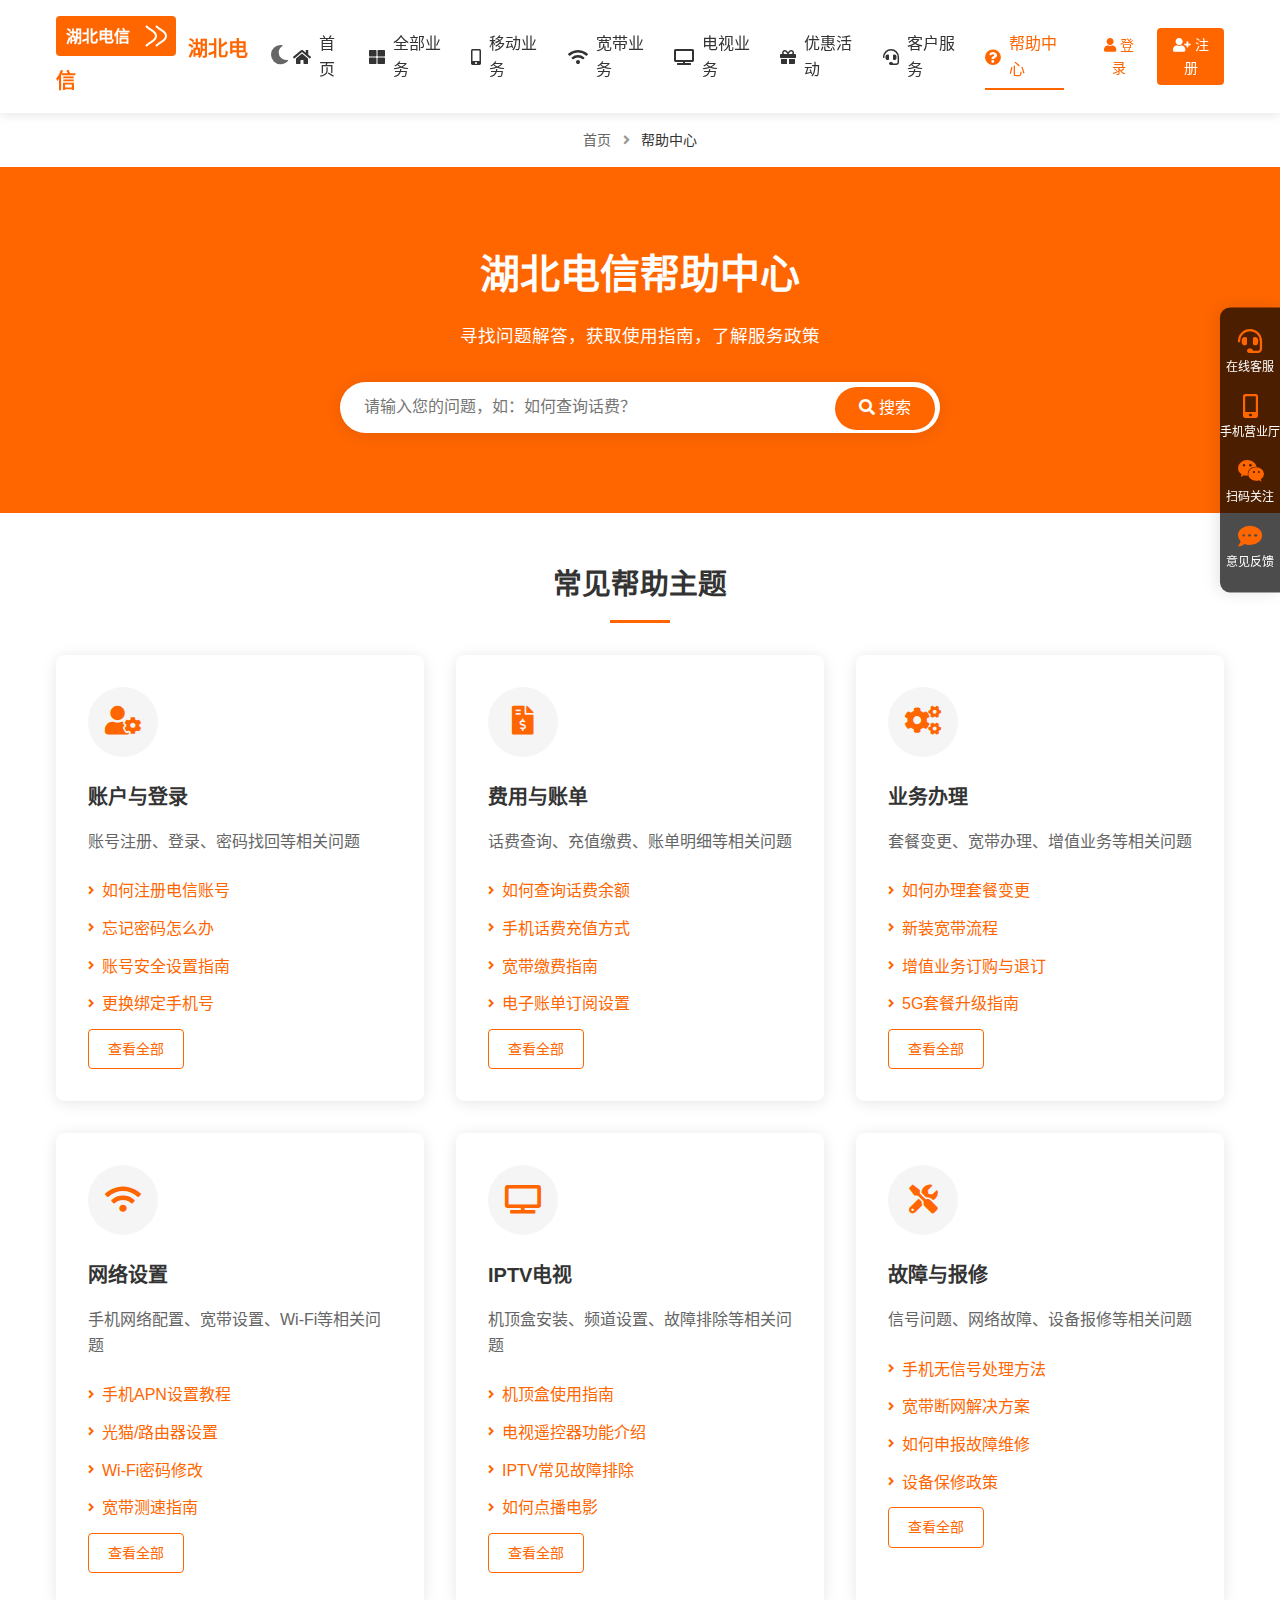
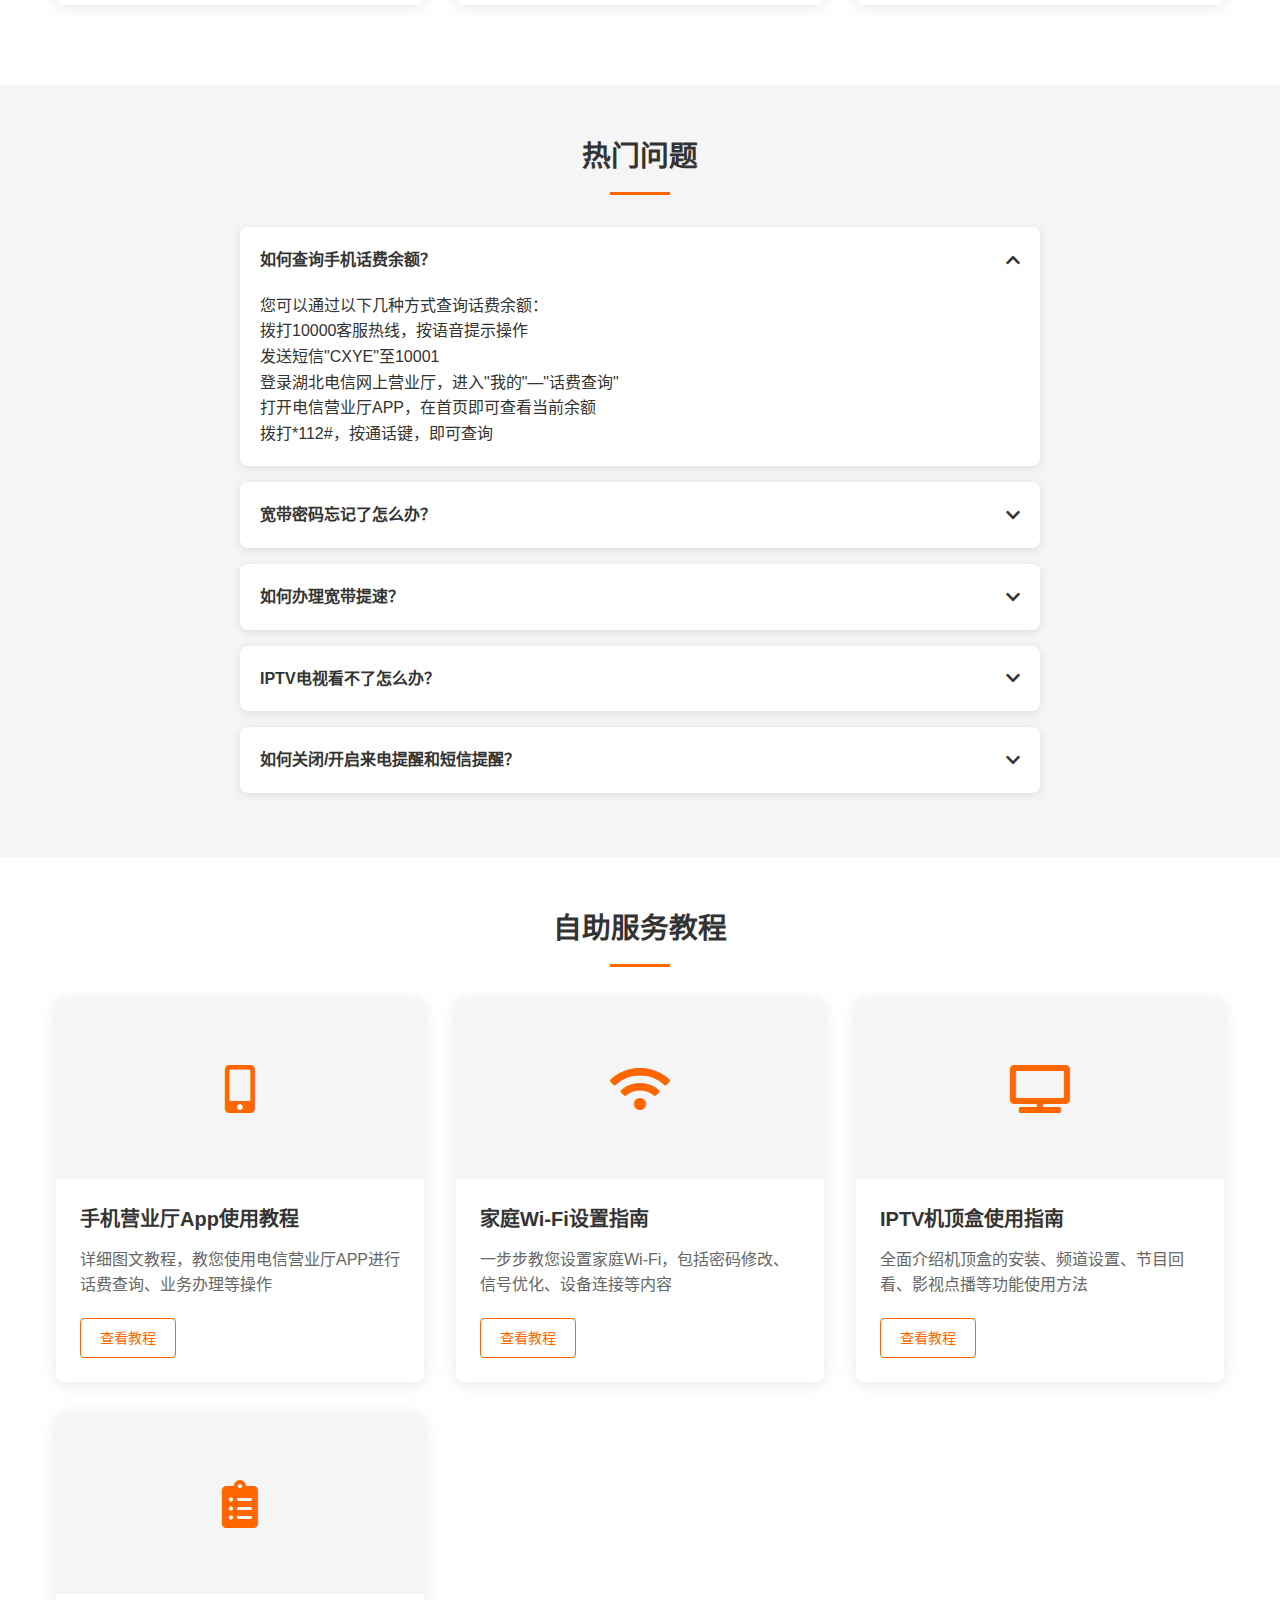
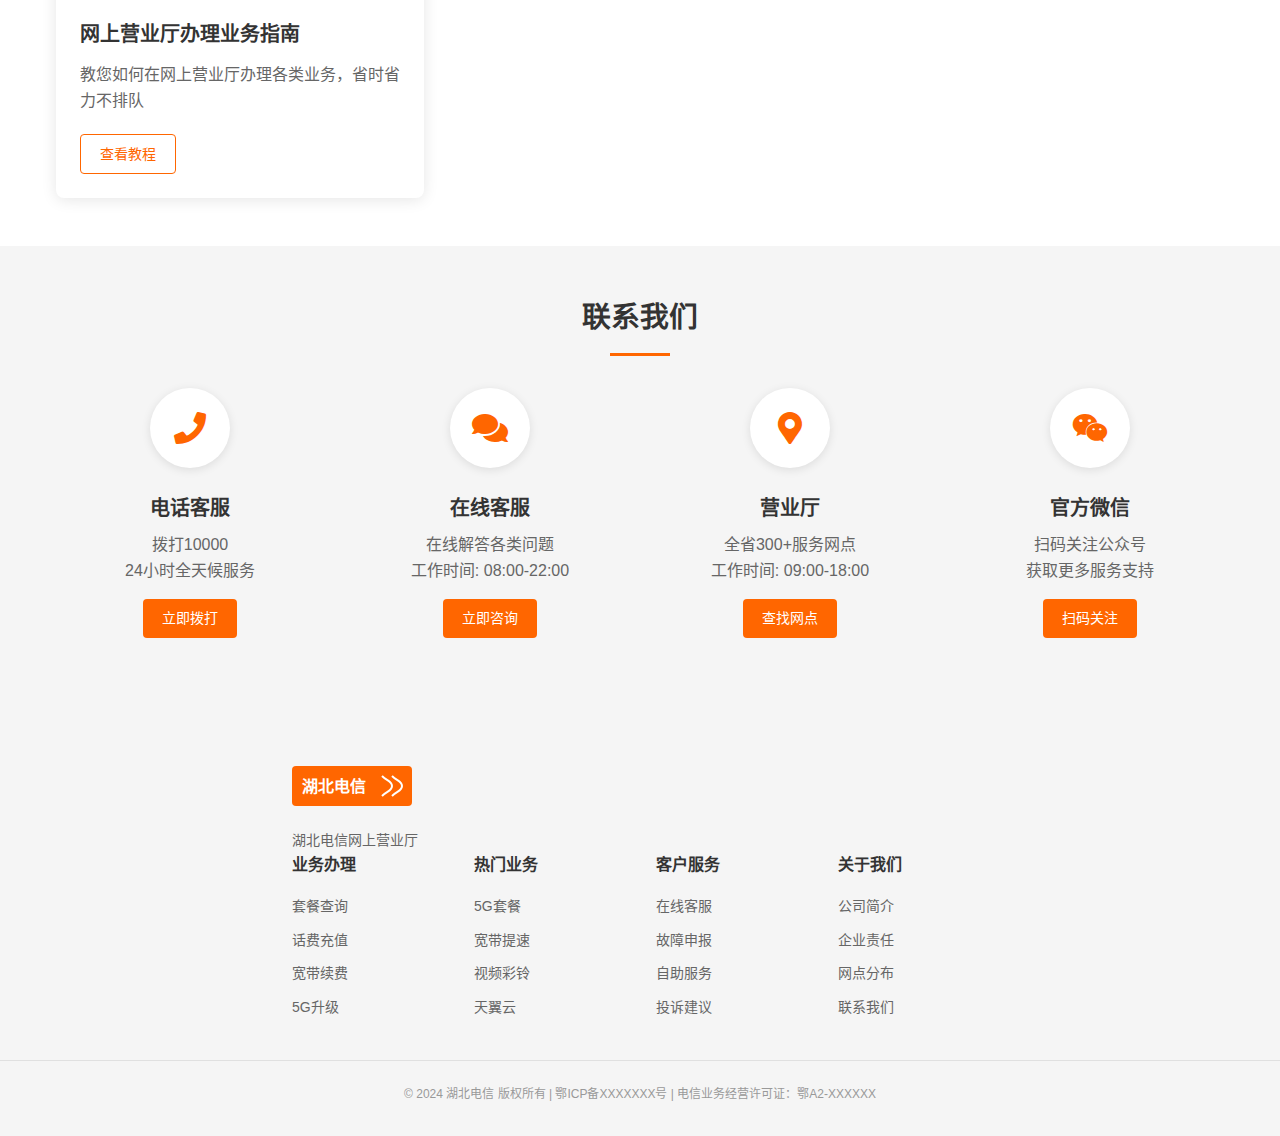
<file: help-center.html>
<!DOCTYPE html>
<html lang="zh-CN">
<head>
    <meta charset="UTF-8">
    <meta name="viewport" content="width=device-width, initial-scale=1.0">
    <title>帮助中心 - 湖北电信</title>
    <meta name="description" content="湖北电信帮助中心，提供各类服务指南、常见问题解答、自助服务教程等">
    <link rel="stylesheet" href="css/normalize.css">
    <link rel="stylesheet" href="css/style.css">
    <link rel="stylesheet" href="https://cdn.staticfile.org/font-awesome/5.15.3/css/all.min.css">
    <style>
        /* 帮助中心页面特定样式 */
        .help-banner {
            background-color: var(--color-primary);
            color: white;
            padding: 3rem 0;
            text-align: center;
        }
        
        .help-banner h1 {
            font-size: 2.5rem;
            margin-bottom: 1rem;
        }
        
        .help-banner p {
            font-size: 1.1rem;
            max-width: 700px;
            margin: 0 auto;
        }
        
        .search-box-large {
            max-width: 600px;
            margin: 2rem auto;
            display: flex;
            position: relative;
        }
        
        .search-box-large input {
            flex: 1;
            border: none;
            border-radius: 30px;
            padding: 1rem 1.5rem;
            font-size: 1rem;
            box-shadow: 0 2px 15px rgba(0, 0, 0, 0.1);
            outline: none;
        }
        
        .search-box-large button {
            position: absolute;
            right: 5px;
            top: 5px;
            background-color: var(--color-primary);
            color: white;
            border: none;
            border-radius: 30px;
            padding: 0.75rem 1.5rem;
            cursor: pointer;
            transition: background-color 0.3s;
        }
        
        .search-box-large button:hover {
            background-color: var(--color-primary-dark);
        }
        
        .help-topics {
            display: grid;
            grid-template-columns: repeat(auto-fill, minmax(300px, 1fr));
            gap: 2rem;
            margin: 2rem 0;
        }
        
        .help-topic {
            background-color: var(--color-bg);
            border-radius: 8px;
            box-shadow: 0 2px 15px var(--color-shadow);
            padding: 2rem;
            transition: transform 0.3s, box-shadow 0.3s;
        }
        
        .help-topic:hover {
            transform: translateY(-5px);
            box-shadow: 0 5px 25px var(--color-shadow);
        }
        
        .help-topic-icon {
            width: 70px;
            height: 70px;
            border-radius: 50%;
            background-color: var(--color-bg-alt);
            display: flex;
            justify-content: center;
            align-items: center;
            margin-bottom: 1.5rem;
        }
        
        .help-topic-icon i {
            font-size: 1.8rem;
            color: var(--color-primary);
        }
        
        .help-topic h3 {
            font-size: 1.25rem;
            margin-bottom: 1rem;
            color: var(--color-text);
        }
        
        .help-topic p {
            color: var(--color-text-light);
            margin-bottom: 1.5rem;
        }
        
        .help-topic-links {
            list-style: none;
        }
        
        .help-topic-link {
            margin-bottom: 0.75rem;
        }
        
        .help-topic-link a {
            color: var(--color-primary);
            display: flex;
            align-items: center;
        }
        
        .help-topic-link a:hover {
            color: var(--color-primary-dark);
        }
        
        .help-topic-link i {
            margin-right: 0.5rem;
            font-size: 0.8rem;
        }
        
        .popular-questions {
            padding: 3rem 0;
            background-color: var(--color-bg-alt);
        }
        
        .accordion {
            max-width: 800px;
            margin: 0 auto;
        }
        
        .accordion-item {
            background-color: var(--color-bg);
            border-radius: 8px;
            box-shadow: 0 2px 10px var(--color-shadow);
            margin-bottom: 1rem;
            overflow: hidden;
        }
        
        .accordion-header {
            padding: 1.25rem;
            display: flex;
            justify-content: space-between;
            align-items: center;
            cursor: pointer;
            font-weight: 600;
            color: var(--color-text);
        }
        
        .accordion-header:hover {
            background-color: rgba(0, 0, 0, 0.02);
        }
        
        .accordion-header i {
            transition: transform 0.3s;
        }
        
        .accordion-content {
            padding: 0 1.25rem;
            max-height: 0;
            overflow: hidden;
            transition: max-height 0.3s ease-out, padding 0.3s ease-out;
        }
        
        .accordion-item.active .accordion-header i {
            transform: rotate(180deg);
        }
        
        .accordion-item.active .accordion-content {
            max-height: 300px;
            padding: 0 1.25rem 1.25rem;
        }
        
        .tutorial-section {
            padding: 3rem 0;
        }
        
        .tutorials {
            display: grid;
            grid-template-columns: repeat(auto-fill, minmax(300px, 1fr));
            gap: 2rem;
        }
        
        .tutorial-card {
            background-color: var(--color-bg);
            border-radius: 8px;
            box-shadow: 0 2px 15px var(--color-shadow);
            overflow: hidden;
            transition: transform 0.3s, box-shadow 0.3s;
        }
        
        .tutorial-card:hover {
            transform: translateY(-5px);
            box-shadow: 0 5px 25px var(--color-shadow);
        }
        
        .tutorial-image {
            height: 180px;
            background-color: var(--color-bg-alt);
            display: flex;
            justify-content: center;
            align-items: center;
        }
        
        .tutorial-image i {
            font-size: 3rem;
            color: var(--color-primary);
        }
        
        .tutorial-content {
            padding: 1.5rem;
        }
        
        .tutorial-content h3 {
            font-size: 1.25rem;
            margin-bottom: 0.75rem;
            color: var(--color-text);
        }
        
        .tutorial-content p {
            color: var(--color-text-light);
            margin-bottom: 1.25rem;
        }
        
        .contact-section {
            padding: 3rem 0;
            background-color: var(--color-bg-alt);
        }
        
        .contact-options {
            display: flex;
            justify-content: space-around;
            flex-wrap: wrap;
            gap: 2rem;
            margin: 2rem 0;
        }
        
        .contact-option {
            text-align: center;
            flex: 1;
            min-width: 200px;
        }
        
        .contact-icon {
            width: 80px;
            height: 80px;
            border-radius: 50%;
            background-color: var(--color-bg);
            display: flex;
            justify-content: center;
            align-items: center;
            margin: 0 auto 1.5rem;
            box-shadow: 0 2px 10px var(--color-shadow);
        }
        
        .contact-icon i {
            font-size: 2rem;
            color: var(--color-primary);
        }
        
        .contact-title {
            font-size: 1.25rem;
            font-weight: 600;
            margin-bottom: 0.5rem;
            color: var(--color-text);
        }
        
        .contact-info {
            color: var(--color-text-light);
            margin-bottom: 1rem;
        }
        
        .breadcrumb {
            padding: 1rem 0;
            font-size: 0.875rem;
        }
        
        .breadcrumb a {
            color: var(--color-text-light);
        }
        
        .breadcrumb a:hover {
            color: var(--color-primary);
        }
        
        .breadcrumb i {
            margin: 0 0.5rem;
            color: var(--color-text-lighter);
        }
        
        .breadcrumb span {
            color: var(--color-text);
        }
        
        @media (max-width: 768px) {
            .help-topics {
                grid-template-columns: 1fr;
            }
            
            .tutorials {
                grid-template-columns: 1fr;
            }
            
            .contact-options {
                flex-direction: column;
            }
        }
    </style>
</head>
<body>
    <div class="wrapper">
        <!-- 头部导航 -->
        <header class="header">
            <div class="container">
                <div class="header-inner">
                    <div class="logo">
                        <a href="index.html">
                            <img src="images/logo.svg" alt="湖北电信">
                            <span>湖北电信</span>
                        </a>
                    </div>
                    <div class="mode-toggle">
                        <button id="dark-mode-toggle" title="切换深浅模式">
                            <i class="fas fa-moon"></i>
                        </button>
                    </div>
                    <nav class="main-nav">
                        <ul>
                            <li><a href="index.html"><i class="fas fa-home"></i> 首页</a></li>
                            <li><a href="all-services.html"><i class="fas fa-th-large"></i> 全部业务</a></li>
                            <li><a href="mobile-services.html"><i class="fas fa-mobile-alt"></i> 移动业务</a></li>
                            <li><a href="broadband-services.html"><i class="fas fa-wifi"></i> 宽带业务</a></li>
                            <li><a href="tv-services.html"><i class="fas fa-tv"></i> 电视业务</a></li>
                            <li><a href="promotions.html"><i class="fas fa-gift"></i> 优惠活动</a></li>
                            <li><a href="customer-service.html"><i class="fas fa-headset"></i> 客户服务</a></li>
                            <li><a href="help-center.html" class="active"><i class="fas fa-question-circle"></i> 帮助中心</a></li>
                        </ul>
                    </nav>
                    <div class="user-actions">
                        <a href="#" class="btn btn-login" id="login-btn"><i class="fas fa-user"></i> 登录</a>
                        <a href="#" class="btn btn-register" id="register-btn"><i class="fas fa-user-plus"></i> 注册</a>
                    </div>
                    <button class="mobile-menu-toggle" id="mobile-menu-toggle">
                        <i class="fas fa-bars"></i>
                    </button>
                </div>
            </div>
        </header>

        <!-- 面包屑导航 -->
        <div class="container">
            <div class="breadcrumb">
                <a href="index.html">首页</a>
                <i class="fas fa-angle-right"></i>
                <span>帮助中心</span>
            </div>
        </div>
        
        <!-- 帮助中心横幅 -->
        <section class="help-banner">
            <div class="container">
                <h1>湖北电信帮助中心</h1>
                <p>寻找问题解答，获取使用指南，了解服务政策</p>
                <div class="search-box-large">
                    <input type="text" placeholder="请输入您的问题，如：如何查询话费？">
                    <button type="submit"><i class="fas fa-search"></i> 搜索</button>
                </div>
            </div>
        </section>
        
        <!-- 帮助主题 -->
        <section style="padding: 3rem 0;">
            <div class="container">
                <h2 class="section-title">常见帮助主题</h2>
                <div class="help-topics">
                    <!-- 账户管理 -->
                    <div class="help-topic">
                        <div class="help-topic-icon">
                            <i class="fas fa-user-cog"></i>
                        </div>
                        <h3>账户与登录</h3>
                        <p>账号注册、登录、密码找回等相关问题</p>
                        <ul class="help-topic-links">
                            <li class="help-topic-link">
                                <a href="javascript:void(0)"><i class="fas fa-angle-right"></i> 如何注册电信账号</a>
                            </li>
                            <li class="help-topic-link">
                                <a href="javascript:void(0)"><i class="fas fa-angle-right"></i> 忘记密码怎么办</a>
                            </li>
                            <li class="help-topic-link">
                                <a href="javascript:void(0)"><i class="fas fa-angle-right"></i> 账号安全设置指南</a>
                            </li>
                            <li class="help-topic-link">
                                <a href="javascript:void(0)"><i class="fas fa-angle-right"></i> 更换绑定手机号</a>
                            </li>
                        </ul>
                        <a href="javascript:void(0)" class="btn btn-outline">查看全部</a>
                    </div>
                    
                    <!-- 资费查询 -->
                    <div class="help-topic">
                        <div class="help-topic-icon">
                            <i class="fas fa-file-invoice-dollar"></i>
                        </div>
                        <h3>费用与账单</h3>
                        <p>话费查询、充值缴费、账单明细等相关问题</p>
                        <ul class="help-topic-links">
                            <li class="help-topic-link">
                                <a href="#"><i class="fas fa-angle-right"></i> 如何查询话费余额</a>
                            </li>
                            <li class="help-topic-link">
                                <a href="#"><i class="fas fa-angle-right"></i> 手机话费充值方式</a>
                            </li>
                            <li class="help-topic-link">
                                <a href="#"><i class="fas fa-angle-right"></i> 宽带缴费指南</a>
                            </li>
                            <li class="help-topic-link">
                                <a href="#"><i class="fas fa-angle-right"></i> 电子账单订阅设置</a>
                            </li>
                        </ul>
                        <a href="#" class="btn btn-outline">查看全部</a>
                    </div>
                    
                    <!-- 业务办理 -->
                    <div class="help-topic">
                        <div class="help-topic-icon">
                            <i class="fas fa-cogs"></i>
                        </div>
                        <h3>业务办理</h3>
                        <p>套餐变更、宽带办理、增值业务等相关问题</p>
                        <ul class="help-topic-links">
                            <li class="help-topic-link">
                                <a href="#"><i class="fas fa-angle-right"></i> 如何办理套餐变更</a>
                            </li>
                            <li class="help-topic-link">
                                <a href="#"><i class="fas fa-angle-right"></i> 新装宽带流程</a>
                            </li>
                            <li class="help-topic-link">
                                <a href="#"><i class="fas fa-angle-right"></i> 增值业务订购与退订</a>
                            </li>
                            <li class="help-topic-link">
                                <a href="#"><i class="fas fa-angle-right"></i> 5G套餐升级指南</a>
                            </li>
                        </ul>
                        <a href="#" class="btn btn-outline">查看全部</a>
                    </div>
                    
                    <!-- 网络设置 -->
                    <div class="help-topic">
                        <div class="help-topic-icon">
                            <i class="fas fa-wifi"></i>
                        </div>
                        <h3>网络设置</h3>
                        <p>手机网络配置、宽带设置、Wi-Fi等相关问题</p>
                        <ul class="help-topic-links">
                            <li class="help-topic-link">
                                <a href="#"><i class="fas fa-angle-right"></i> 手机APN设置教程</a>
                            </li>
                            <li class="help-topic-link">
                                <a href="#"><i class="fas fa-angle-right"></i> 光猫/路由器设置</a>
                            </li>
                            <li class="help-topic-link">
                                <a href="#"><i class="fas fa-angle-right"></i> Wi-Fi密码修改</a>
                            </li>
                            <li class="help-topic-link">
                                <a href="#"><i class="fas fa-angle-right"></i> 宽带测速指南</a>
                            </li>
                        </ul>
                        <a href="#" class="btn btn-outline">查看全部</a>
                    </div>
                    
                    <!-- 电视业务 -->
                    <div class="help-topic">
                        <div class="help-topic-icon">
                            <i class="fas fa-tv"></i>
                        </div>
                        <h3>IPTV电视</h3>
                        <p>机顶盒安装、频道设置、故障排除等相关问题</p>
                        <ul class="help-topic-links">
                            <li class="help-topic-link">
                                <a href="#"><i class="fas fa-angle-right"></i> 机顶盒使用指南</a>
                            </li>
                            <li class="help-topic-link">
                                <a href="#"><i class="fas fa-angle-right"></i> 电视遥控器功能介绍</a>
                            </li>
                            <li class="help-topic-link">
                                <a href="#"><i class="fas fa-angle-right"></i> IPTV常见故障排除</a>
                            </li>
                            <li class="help-topic-link">
                                <a href="#"><i class="fas fa-angle-right"></i> 如何点播电影</a>
                            </li>
                        </ul>
                        <a href="#" class="btn btn-outline">查看全部</a>
                    </div>
                    
                    <!-- 故障申报 -->
                    <div class="help-topic">
                        <div class="help-topic-icon">
                            <i class="fas fa-tools"></i>
                        </div>
                        <h3>故障与报修</h3>
                        <p>信号问题、网络故障、设备报修等相关问题</p>
                        <ul class="help-topic-links">
                            <li class="help-topic-link">
                                <a href="#"><i class="fas fa-angle-right"></i> 手机无信号处理方法</a>
                            </li>
                            <li class="help-topic-link">
                                <a href="#"><i class="fas fa-angle-right"></i> 宽带断网解决方案</a>
                            </li>
                            <li class="help-topic-link">
                                <a href="#"><i class="fas fa-angle-right"></i> 如何申报故障维修</a>
                            </li>
                            <li class="help-topic-link">
                                <a href="#"><i class="fas fa-angle-right"></i> 设备保修政策</a>
                            </li>
                        </ul>
                        <a href="#" class="btn btn-outline">查看全部</a>
                    </div>
                </div>
            </div>
        </section>
        
        <!-- 热门问题 -->
        <section class="popular-questions">
            <div class="container">
                <h2 class="section-title">热门问题</h2>
                <div class="accordion">
                    <div class="accordion-item active">
                        <div class="accordion-header">
                            <span>如何查询手机话费余额？</span>
                            <i class="fas fa-chevron-down"></i>
                        </div>
                        <div class="accordion-content">
                            <p>您可以通过以下几种方式查询话费余额：</p>
                            <ol>
                                <li>拨打10000客服热线，按语音提示操作</li>
                                <li>发送短信"CXYE"至10001</li>
                                <li>登录湖北电信网上营业厅，进入"我的"—"话费查询"</li>
                                <li>打开电信营业厅APP，在首页即可查看当前余额</li>
                                <li>拨打*112#，按通话键，即可查询</li>
                            </ol>
                        </div>
                    </div>
                    
                    <div class="accordion-item">
                        <div class="accordion-header">
                            <span>宽带密码忘记了怎么办？</span>
                            <i class="fas fa-chevron-down"></i>
                        </div>
                        <div class="accordion-content">
                            <p>宽带密码忘记，可通过以下方式找回或重置：</p>
                            <ol>
                                <li>拨打10000客服热线，按语音提示转人工服务，客服会在核实身份后协助重置密码</li>
                                <li>前往电信营业厅，携带身份证和宽带账号，工作人员将协助您重置密码</li>
                                <li>登录湖北电信网上营业厅，在"宽带管理"中找到"重置密码"功能（需要完成实名认证）</li>
                                <li>查看光猫或路由器底部标签，部分设备会贴有初始密码</li>
                            </ol>
                        </div>
                    </div>
                    
                    <div class="accordion-item">
                        <div class="accordion-header">
                            <span>如何办理宽带提速？</span>
                            <i class="fas fa-chevron-down"></i>
                        </div>
                        <div class="accordion-content">
                            <p>办理宽带提速服务，您可以：</p>
                            <ol>
                                <li>登录湖北电信网上营业厅，进入"宽带业务"—"宽带提速"</li>
                                <li>打开电信营业厅APP，选择"我的"—"宽带"—"宽带提速"</li>
                                <li>拨打10000客服热线，转人工服务申请宽带提速</li>
                                <li>前往附近电信营业厅办理</li>
                            </ol>
                            <p>提速服务一般在1-24小时内即可完成，大多数情况下无需更换设备或重新安装。</p>
                        </div>
                    </div>
                    
                    <div class="accordion-item">
                        <div class="accordion-header">
                            <span>IPTV电视看不了怎么办？</span>
                            <i class="fas fa-chevron-down"></i>
                        </div>
                        <div class="accordion-content">
                            <p>当遇到IPTV无法观看的问题时，可尝试以下排查步骤：</p>
                            <ol>
                                <li>检查机顶盒电源是否正常接通，指示灯是否亮起</li>
                                <li>确认电视机输入源是否选择正确（HDMI或AV输入）</li>
                                <li>检查网络连接是否正常，可以尝试重启光猫和路由器</li>
                                <li>重启机顶盒：拔掉电源，等待1分钟后重新插入</li>
                                <li>检查机顶盒与电视连接的线缆是否松动</li>
                                <li>如果以上方法都无法解决，请拨打10000客服热线报修</li>
                            </ol>
                        </div>
                    </div>
                    
                    <div class="accordion-item">
                        <div class="accordion-header">
                            <span>如何关闭/开启来电提醒和短信提醒？</span>
                            <i class="fas fa-chevron-down"></i>
                        </div>
                        <div class="accordion-content">
                            <p><strong>关闭/开启来电提醒：</strong></p>
                            <ul>
                                <li>关闭：拨打10000转人工服务或发送短信"TDLD"至10001</li>
                                <li>开启：拨打10000转人工服务或发送短信"KQLD"至10001</li>
                            </ul>
                            <p><strong>关闭/开启短信提醒：</strong></p>
                            <ul>
                                <li>关闭：拨打10000转人工服务或登录网上营业厅在"业务设置"中操作</li>
                                <li>开启：拨打10000转人工服务或登录网上营业厅在"业务设置"中操作</li>
                            </ul>
                            <p>您也可以通过电信营业厅APP，在"我的"—"业务办理"中设置这些功能。</p>
                        </div>
                    </div>
                </div>
            </div>
        </section>
        
        <!-- 自助教程 -->
        <section class="tutorial-section">
            <div class="container">
                <h2 class="section-title">自助服务教程</h2>
                <div class="tutorials">
                    <div class="tutorial-card">
                        <div class="tutorial-image">
                            <i class="fas fa-mobile-alt"></i>
                        </div>
                        <div class="tutorial-content">
                            <h3>手机营业厅App使用教程</h3>
                            <p>详细图文教程，教您使用电信营业厅APP进行话费查询、业务办理等操作</p>
                            <a href="#" class="btn btn-outline">查看教程</a>
                        </div>
                    </div>
                    
                    <div class="tutorial-card">
                        <div class="tutorial-image">
                            <i class="fas fa-wifi"></i>
                        </div>
                        <div class="tutorial-content">
                            <h3>家庭Wi-Fi设置指南</h3>
                            <p>一步步教您设置家庭Wi-Fi，包括密码修改、信号优化、设备连接等内容</p>
                            <a href="#" class="btn btn-outline">查看教程</a>
                        </div>
                    </div>
                    
                    <div class="tutorial-card">
                        <div class="tutorial-image">
                            <i class="fas fa-tv"></i>
                        </div>
                        <div class="tutorial-content">
                            <h3>IPTV机顶盒使用指南</h3>
                            <p>全面介绍机顶盒的安装、频道设置、节目回看、影视点播等功能使用方法</p>
                            <a href="#" class="btn btn-outline">查看教程</a>
                        </div>
                    </div>
                    
                    <div class="tutorial-card">
                        <div class="tutorial-image">
                            <i class="fas fa-clipboard-list"></i>
                        </div>
                        <div class="tutorial-content">
                            <h3>网上营业厅办理业务指南</h3>
                            <p>教您如何在网上营业厅办理各类业务，省时省力不排队</p>
                            <a href="#" class="btn btn-outline">查看教程</a>
                        </div>
                    </div>
                </div>
            </div>
        </section>
        
        <!-- 联系我们 -->
        <section class="contact-section">
            <div class="container">
                <h2 class="section-title">联系我们</h2>
                <div class="contact-options">
                    <div class="contact-option">
                        <div class="contact-icon">
                            <i class="fas fa-phone"></i>
                        </div>
                        <h3 class="contact-title">电话客服</h3>
                        <p class="contact-info">拨打10000<br>24小时全天候服务</p>
                        <a href="tel:10000" class="btn btn-primary">立即拨打</a>
                    </div>
                    
                    <div class="contact-option">
                        <div class="contact-icon">
                            <i class="fas fa-comments"></i>
                        </div>
                        <h3 class="contact-title">在线客服</h3>
                        <p class="contact-info">在线解答各类问题<br>工作时间: 08:00-22:00</p>
                        <a href="customer-service.html" class="btn btn-primary">立即咨询</a>
                    </div>
                    
                    <div class="contact-option">
                        <div class="contact-icon">
                            <i class="fas fa-map-marker-alt"></i>
                        </div>
                        <h3 class="contact-title">营业厅</h3>
                        <p class="contact-info">全省300+服务网点<br>工作时间: 09:00-18:00</p>
                        <a href="customer-service.html" class="btn btn-primary">查找网点</a>
                    </div>
                    
                    <div class="contact-option">
                        <div class="contact-icon">
                            <i class="fab fa-weixin"></i>
                        </div>
                        <h3 class="contact-title">官方微信</h3>
                        <p class="contact-info">扫码关注公众号<br>获取更多服务支持</p>
                        <a href="javascript:void(0)" class="btn btn-primary">扫码关注</a>
                    </div>
                </div>
            </div>
        </section>
        
        <!-- 底部 -->
        <footer class="footer">
            <div class="footer-top">
                <div class="container">
                    <div class="footer-logo">
                        <img src="images/logo.svg" alt="湖北电信">
                        <p>湖北电信网上营业厅</p>
                    </div>
                    <div class="footer-links">
                        <div class="footer-links-column">
                            <h4>业务办理</h4>
                            <ul>
                                <li><a href="#">套餐查询</a></li>
                                <li><a href="#">话费充值</a></li>
                                <li><a href="#">宽带续费</a></li>
                                <li><a href="#">5G升级</a></li>
                            </ul>
                        </div>
                        <div class="footer-links-column">
                            <h4>热门业务</h4>
                            <ul>
                                <li><a href="mobile-services.html">5G套餐</a></li>
                                <li><a href="broadband-services.html">宽带提速</a></li>
                                <li><a href="#">视频彩铃</a></li>
                                <li><a href="#">天翼云</a></li>
                            </ul>
                        </div>
                        <div class="footer-links-column">
                            <h4>客户服务</h4>
                            <ul>
                                <li><a href="customer-service.html">在线客服</a></li>
                                <li><a href="customer-service.html">故障申报</a></li>
                                <li><a href="#">自助服务</a></li>
                                <li><a href="#">投诉建议</a></li>
                            </ul>
                        </div>
                        <div class="footer-links-column">
                            <h4>关于我们</h4>
                            <ul>
                                <li><a href="#">公司简介</a></li>
                                <li><a href="#">企业责任</a></li>
                                <li><a href="#">网点分布</a></li>
                                <li><a href="#">联系我们</a></li>
                            </ul>
                        </div>
                    </div>
                </div>
            </div>
            <div class="footer-bottom">
                <div class="container">
                    <p>&copy; 2024 湖北电信 版权所有 | 鄂ICP备XXXXXXX号 | 电信业务经营许可证：鄂A2-XXXXXX</p>
                </div>
            </div>
        </footer>
        
        <!-- 快捷服务 -->
        <div class="quick-service">
            <div class="quick-service-item">
                <i class="fas fa-headset"></i>
                <span>在线客服</span>
            </div>
            <div class="quick-service-item">
                <i class="fas fa-mobile-alt"></i>
                <span>手机营业厅</span>
            </div>
            <div class="quick-service-item">
                <i class="fab fa-weixin"></i>
                <span>扫码关注</span>
            </div>
            <div class="quick-service-item">
                <i class="fas fa-comment-dots"></i>
                <span>意见反馈</span>
            </div>
        </div>
        
        <!-- 返回顶部 -->
        <button id="back-to-top" class="back-to-top" title="返回顶部">
            <i class="fas fa-arrow-up"></i>
        </button>
    </div>

    <!-- JavaScript -->
    <script src="js/main.js"></script>
    <script>
        document.addEventListener('DOMContentLoaded', function() {
            // 问答折叠/展开功能
            const accordionItems = document.querySelectorAll('.accordion-item');
            
            accordionItems.forEach(item => {
                const header = item.querySelector('.accordion-header');
                
                header.addEventListener('click', function() {
                    // 切换当前FAQ项的激活状态
                    item.classList.toggle('active');
                });
            });
        });
    </script>
</body>
</html>
</file>
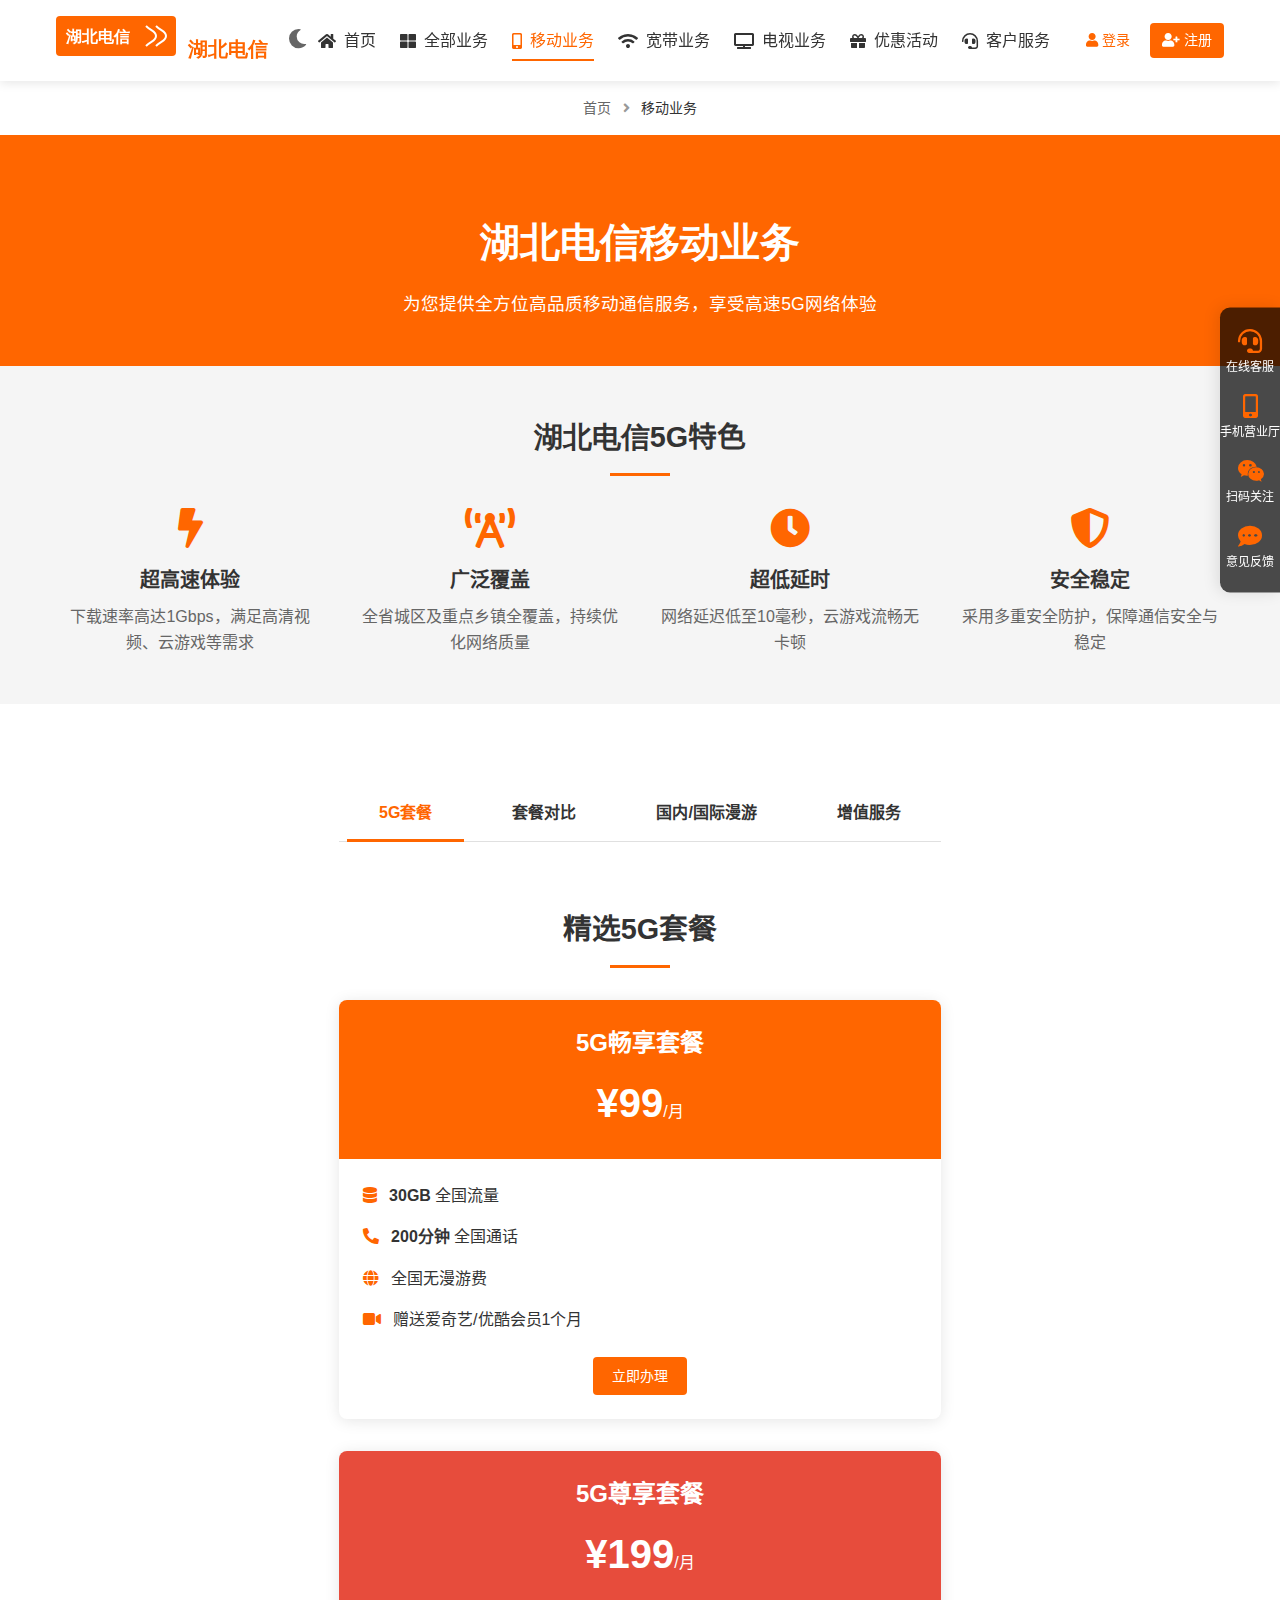
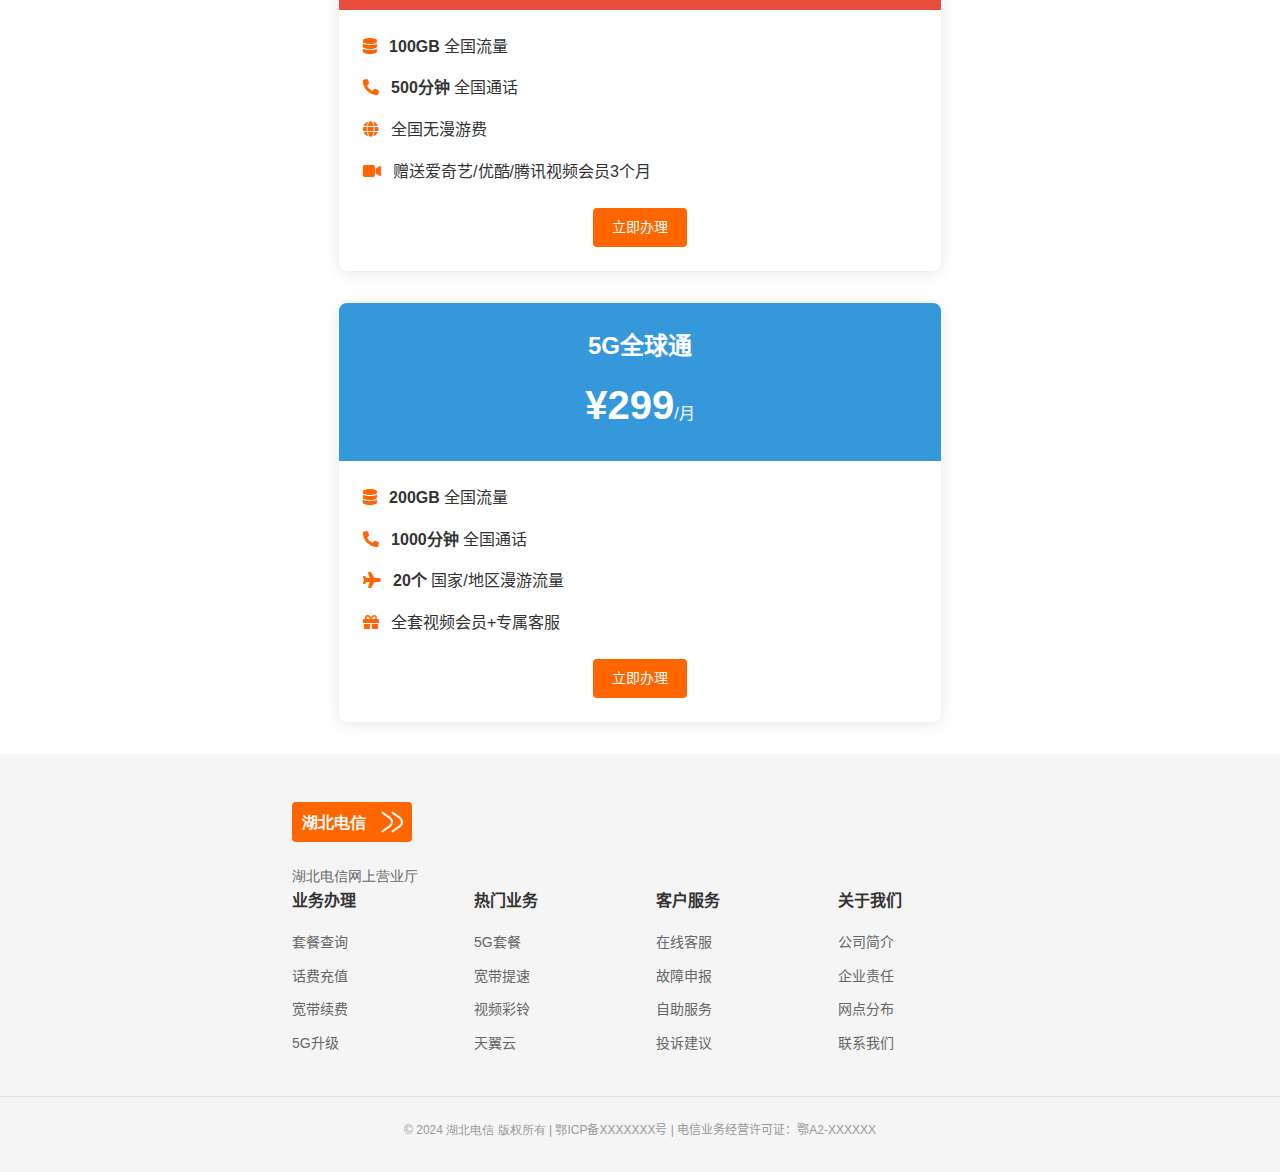
<file: mobile-services.html>
<!DOCTYPE html>
<html lang="zh-CN">
<head>
    <meta charset="UTF-8">
    <meta name="viewport" content="width=device-width, initial-scale=1.0">
    <title>移动业务 - 湖北电信</title>
    <meta name="description" content="湖北电信移动业务，包括5G套餐、国内漫游、国际漫游、定向流量、特色增值服务等">
    <link rel="stylesheet" href="css/normalize.css">
    <link rel="stylesheet" href="css/style.css">
    <link rel="stylesheet" href="https://cdn.staticfile.org/font-awesome/5.15.3/css/all.min.css">
    <style>
        /* 移动业务页面特定样式 */
        .mobile-banner {
            background-color: var(--color-primary);
            color: white;
            padding: 3rem 0;
            text-align: center;
        }
        
        .mobile-banner h1 {
            font-size: 2.5rem;
            margin-bottom: 1rem;
        }
        
        .mobile-banner p {
            font-size: 1.1rem;
            max-width: 700px;
            margin: 0 auto;
        }
        
        .mobile-tabs {
            display: flex;
            justify-content: center;
            margin: 2rem 0;
            border-bottom: 1px solid var(--color-border);
            flex-wrap: wrap;
        }
        
        .tab-btn {
            padding: 1rem 2rem;
            margin: 0 0.5rem;
            font-weight: 600;
            color: var(--color-text);
            cursor: pointer;
            position: relative;
            transition: color 0.3s;
        }
        
        .tab-btn::after {
            content: '';
            position: absolute;
            bottom: -1px;
            left: 0;
            width: 100%;
            height: 3px;
            background-color: var(--color-primary);
            transform: scaleX(0);
            transition: transform 0.3s;
        }
        
        .tab-btn:hover {
            color: var(--color-primary);
        }
        
        .tab-btn.active {
            color: var(--color-primary);
        }
        
        .tab-btn.active::after {
            transform: scaleX(1);
        }
        
        .tab-content {
            display: none;
            padding: 2rem 0;
        }
        
        .tab-content.active {
            display: block;
        }
        
        .plan-grid {
            display: grid;
            grid-template-columns: repeat(auto-fill, minmax(300px, 1fr));
            gap: 2rem;
        }
        
        .plan-card {
            background-color: var(--color-bg);
            border-radius: 8px;
            box-shadow: 0 2px 15px var(--color-shadow);
            overflow: hidden;
            transition: transform 0.3s, box-shadow 0.3s;
        }
        
        .plan-card:hover {
            transform: translateY(-5px);
            box-shadow: 0 5px 25px var(--color-shadow);
        }
        
        .plan-header {
            background-color: var(--color-primary);
            color: white;
            padding: 1.5rem;
            text-align: center;
        }
        
        .plan-name {
            font-size: 1.5rem;
            font-weight: 700;
            margin-bottom: 0.5rem;
        }
        
        .plan-price {
            font-size: 2.5rem;
            font-weight: 700;
        }
        
        .plan-price span {
            font-size: 1rem;
            font-weight: 400;
        }
        
        .plan-body {
            padding: 1.5rem;
        }
        
        .plan-features {
            margin-bottom: 1.5rem;
        }
        
        .plan-feature {
            display: flex;
            align-items: flex-start;
            margin-bottom: 1rem;
        }
        
        .plan-feature i {
            color: var(--color-primary);
            margin-right: 0.75rem;
            margin-top: 0.25rem;
            flex-shrink: 0;
        }
        
        .feature-text {
            color: var(--color-text);
        }
        
        .feature-text strong {
            font-weight: 600;
        }
        
        .plan-action {
            text-align: center;
        }
        
        .compare-table {
            width: 100%;
            border-collapse: collapse;
            margin: 2rem 0;
            overflow-x: auto;
        }
        
        .compare-table th,
        .compare-table td {
            padding: 1rem;
            text-align: center;
            border-bottom: 1px solid var(--color-border);
        }
        
        .compare-table th {
            background-color: var(--color-bg-alt);
            font-weight: 600;
            color: var(--color-text);
        }
        
        .compare-table tr:last-child td {
            border-bottom: none;
        }
        
        .compare-table td:first-child {
            text-align: left;
            font-weight: 600;
        }
        
        .compare-table i.check {
            color: var(--color-success);
        }
        
        .compare-table i.cross {
            color: var(--color-error);
        }
        
        .service-item {
            display: flex;
            margin-bottom: 2.5rem;
        }
        
        .service-item:last-child {
            margin-bottom: 0;
        }
        
        .service-icon {
            width: 80px;
            height: 80px;
            border-radius: 50%;
            background-color: var(--color-bg-alt);
            display: flex;
            justify-content: center;
            align-items: center;
            margin-right: 1.5rem;
            flex-shrink: 0;
        }
        
        .service-icon i {
            font-size: 2rem;
            color: var(--color-primary);
        }
        
        .service-content h3 {
            font-size: 1.25rem;
            margin-bottom: 0.5rem;
            color: var(--color-text);
        }
        
        .service-content p {
            color: var(--color-text-light);
            margin-bottom: 1rem;
        }
        
        .breadcrumb {
            padding: 1rem 0;
            font-size: 0.875rem;
        }
        
        .breadcrumb a {
            color: var(--color-text-light);
        }
        
        .breadcrumb a:hover {
            color: var(--color-primary);
        }
        
        .breadcrumb i {
            margin: 0 0.5rem;
            color: var(--color-text-lighter);
        }
        
        .breadcrumb span {
            color: var(--color-text);
        }
        
        .feature-highlight {
            background-color: var(--color-bg-alt);
            padding: 3rem 0;
            margin-bottom: 3rem;
        }
        
        .feature-grid {
            display: grid;
            grid-template-columns: repeat(auto-fit, minmax(250px, 1fr));
            gap: 2rem;
        }
        
        .feature-item {
            text-align: center;
        }
        
        .feature-item i {
            font-size: 2.5rem;
            color: var(--color-primary);
            margin-bottom: 1rem;
        }
        
        .feature-item h3 {
            font-size: 1.25rem;
            margin-bottom: 0.5rem;
            color: var(--color-text);
        }
        
        .feature-item p {
            color: var(--color-text-light);
        }
        
        @media (max-width: 768px) {
            .mobile-tabs {
                flex-wrap: nowrap;
                overflow-x: auto;
                justify-content: flex-start;
                padding-bottom: 0.5rem;
            }
            
            .tab-btn {
                white-space: nowrap;
                padding: 0.75rem 1rem;
            }
            
            .compare-table {
                display: block;
                overflow-x: auto;
            }
            
            .service-item {
                flex-direction: column;
                text-align: center;
            }
            
            .service-icon {
                margin: 0 auto 1rem;
            }
        }
    </style>
</head>
<body>
    <div class="wrapper">
        <!-- 头部导航 -->
        <header class="header">
            <div class="container">
                <div class="header-inner">
                    <div class="logo">
                        <a href="index.html">
                            <img src="images/logo.svg" alt="湖北电信">
                            <span>湖北电信</span>
                        </a>
                    </div>
                    <div class="mode-toggle">
                        <button id="dark-mode-toggle" title="切换深浅模式">
                            <i class="fas fa-moon"></i>
                        </button>
                    </div>
                    <nav class="main-nav">
                        <ul>
                            <li><a href="index.html"><i class="fas fa-home"></i> 首页</a></li>
                            <li><a href="all-services.html"><i class="fas fa-th-large"></i> 全部业务</a></li>
                            <li><a href="mobile-services.html" class="active"><i class="fas fa-mobile-alt"></i> 移动业务</a></li>
                            <li><a href="broadband-services.html"><i class="fas fa-wifi"></i> 宽带业务</a></li>
                            <li><a href="tv-services.html"><i class="fas fa-tv"></i> 电视业务</a></li>
                            <li><a href="promotions.html"><i class="fas fa-gift"></i> 优惠活动</a></li>
                            <li><a href="customer-service.html"><i class="fas fa-headset"></i> 客户服务</a></li>
                        </ul>
                    </nav>
                    <div class="user-actions">
                        <a href="#" class="btn btn-login" id="login-btn"><i class="fas fa-user"></i> 登录</a>
                        <a href="#" class="btn btn-register" id="register-btn"><i class="fas fa-user-plus"></i> 注册</a>
                    </div>
                    <button class="mobile-menu-toggle" id="mobile-menu-toggle">
                        <i class="fas fa-bars"></i>
                    </button>
                </div>
            </div>
        </header>

        <!-- 面包屑导航 -->
        <div class="container">
            <div class="breadcrumb">
                <a href="index.html">首页</a>
                <i class="fas fa-angle-right"></i>
                <span>移动业务</span>
            </div>
        </div>
        
        <!-- 移动业务横幅 -->
        <section class="mobile-banner">
            <div class="container">
                <h1>湖北电信移动业务</h1>
                <p>为您提供全方位高品质移动通信服务，享受高速5G网络体验</p>
            </div>
        </section>
        
        <!-- 5G特色 -->
        <section class="feature-highlight">
            <div class="container">
                <h2 class="section-title">湖北电信5G特色</h2>
                <div class="feature-grid">
                    <div class="feature-item">
                        <i class="fas fa-bolt"></i>
                        <h3>超高速体验</h3>
                        <p>下载速率高达1Gbps，满足高清视频、云游戏等需求</p>
                    </div>
                    <div class="feature-item">
                        <i class="fas fa-broadcast-tower"></i>
                        <h3>广泛覆盖</h3>
                        <p>全省城区及重点乡镇全覆盖，持续优化网络质量</p>
                    </div>
                    <div class="feature-item">
                        <i class="fas fa-clock"></i>
                        <h3>超低延时</h3>
                        <p>网络延迟低至10毫秒，云游戏流畅无卡顿</p>
                    </div>
                    <div class="feature-item">
                        <i class="fas fa-shield-alt"></i>
                        <h3>安全稳定</h3>
                        <p>采用多重安全防护，保障通信安全与稳定</p>
                    </div>
                </div>
            </div>
        </section>
        
        <!-- 选项卡 -->
        <section class="container">
            <div class="mobile-tabs">
                <div class="tab-btn active" data-tab="plans">5G套餐</div>
                <div class="tab-btn" data-tab="compare">套餐对比</div>
                <div class="tab-btn" data-tab="roaming">国内/国际漫游</div>
                <div class="tab-btn" data-tab="valueadded">增值服务</div>
            </div>
            
            <!-- 5G套餐 -->
            <div id="plans" class="tab-content active">
                <h2 class="section-title">精选5G套餐</h2>
                <div class="plan-grid">
                    <!-- 畅享套餐 -->
                    <div class="plan-card">
                        <div class="plan-header">
                            <div class="plan-name">5G畅享套餐</div>
                            <div class="plan-price">¥99<span>/月</span></div>
                        </div>
                        <div class="plan-body">
                            <div class="plan-features">
                                <div class="plan-feature">
                                    <i class="fas fa-database"></i>
                                    <div class="feature-text">
                                        <strong>30GB</strong> 全国流量
                                    </div>
                                </div>
                                <div class="plan-feature">
                                    <i class="fas fa-phone-alt"></i>
                                    <div class="feature-text">
                                        <strong>200分钟</strong> 全国通话
                                    </div>
                                </div>
                                <div class="plan-feature">
                                    <i class="fas fa-globe"></i>
                                    <div class="feature-text">
                                        全国无漫游费
                                    </div>
                                </div>
                                <div class="plan-feature">
                                    <i class="fas fa-video"></i>
                                    <div class="feature-text">
                                        赠送爱奇艺/优酷会员1个月
                                    </div>
                                </div>
                            </div>
                            <div class="plan-action">
                                <a href="#" class="btn btn-primary">立即办理</a>
                            </div>
                        </div>
                    </div>
                    
                    <!-- 尊享套餐 -->
                    <div class="plan-card">
                        <div class="plan-header" style="background-color: #e74c3c;">
                            <div class="plan-name">5G尊享套餐</div>
                            <div class="plan-price">¥199<span>/月</span></div>
                        </div>
                        <div class="plan-body">
                            <div class="plan-features">
                                <div class="plan-feature">
                                    <i class="fas fa-database"></i>
                                    <div class="feature-text">
                                        <strong>100GB</strong> 全国流量
                                    </div>
                                </div>
                                <div class="plan-feature">
                                    <i class="fas fa-phone-alt"></i>
                                    <div class="feature-text">
                                        <strong>500分钟</strong> 全国通话
                                    </div>
                                </div>
                                <div class="plan-feature">
                                    <i class="fas fa-globe"></i>
                                    <div class="feature-text">
                                        全国无漫游费
                                    </div>
                                </div>
                                <div class="plan-feature">
                                    <i class="fas fa-video"></i>
                                    <div class="feature-text">
                                        赠送爱奇艺/优酷/腾讯视频会员3个月
                                    </div>
                                </div>
                            </div>
                            <div class="plan-action">
                                <a href="#" class="btn btn-primary">立即办理</a>
                            </div>
                        </div>
                    </div>
                    
                    <!-- 全球通 -->
                    <div class="plan-card">
                        <div class="plan-header" style="background-color: #3498db;">
                            <div class="plan-name">5G全球通</div>
                            <div class="plan-price">¥299<span>/月</span></div>
                        </div>
                        <div class="plan-body">
                            <div class="plan-features">
                                <div class="plan-feature">
                                    <i class="fas fa-database"></i>
                                    <div class="feature-text">
                                        <strong>200GB</strong> 全国流量
                                    </div>
                                </div>
                                <div class="plan-feature">
                                    <i class="fas fa-phone-alt"></i>
                                    <div class="feature-text">
                                        <strong>1000分钟</strong> 全国通话
                                    </div>
                                </div>
                                <div class="plan-feature">
                                    <i class="fas fa-plane"></i>
                                    <div class="feature-text">
                                        <strong>20个</strong> 国家/地区漫游流量
                                    </div>
                                </div>
                                <div class="plan-feature">
                                    <i class="fas fa-gift"></i>
                                    <div class="feature-text">
                                        全套视频会员+专属客服
                                    </div>
                                </div>
                            </div>
                            <div class="plan-action">
                                <a href="#" class="btn btn-primary">立即办理</a>
                            </div>
                        </div>
                    </div>
                </div>
            </div>
            
            <!-- 套餐对比 -->
            <div id="compare" class="tab-content">
                <h2 class="section-title">套餐对比</h2>
                <div style="overflow-x: auto;">
                    <table class="compare-table">
                        <thead>
                            <tr>
                                <th>套餐特性</th>
                                <th>5G畅享套餐</th>
                                <th>5G尊享套餐</th>
                                <th>5G全球通</th>
                            </tr>
                        </thead>
                        <tbody>
                            <tr>
                                <td>月资费</td>
                                <td>¥99/月</td>
                                <td>¥199/月</td>
                                <td>¥299/月</td>
                            </tr>
                            <tr>
                                <td>全国流量</td>
                                <td>30GB</td>
                                <td>100GB</td>
                                <td>200GB</td>
                            </tr>
                            <tr>
                                <td>全国通话</td>
                                <td>200分钟</td>
                                <td>500分钟</td>
                                <td>1000分钟</td>
                            </tr>
                            <tr>
                                <td>5G网络</td>
                                <td><i class="fas fa-check check"></i></td>
                                <td><i class="fas fa-check check"></i></td>
                                <td><i class="fas fa-check check"></i></td>
                            </tr>
                            <tr>
                                <td>国内漫游</td>
                                <td><i class="fas fa-check check"></i></td>
                                <td><i class="fas fa-check check"></i></td>
                                <td><i class="fas fa-check check"></i></td>
                            </tr>
                            <tr>
                                <td>国际漫游</td>
                                <td><i class="fas fa-times cross"></i></td>
                                <td>部分国家</td>
                                <td>20+国家</td>
                            </tr>
                            <tr>
                                <td>视频会员</td>
                                <td>单选1个月</td>
                                <td>三选1个3个月</td>
                                <td>全部包含</td>
                            </tr>
                            <tr>
                                <td>专属客服</td>
                                <td><i class="fas fa-times cross"></i></td>
                                <td><i class="fas fa-times cross"></i></td>
                                <td><i class="fas fa-check check"></i></td>
                            </tr>
                            <tr>
                                <td>到期提醒</td>
                                <td><i class="fas fa-check check"></i></td>
                                <td><i class="fas fa-check check"></i></td>
                                <td><i class="fas fa-check check"></i></td>
                            </tr>
                            <tr>
                                <td>赠送权益</td>
                                <td>云盘10GB</td>
                                <td>云盘50GB</td>
                                <td>云盘200GB</td>
                            </tr>
                        </tbody>
                    </table>
                </div>
            </div>
            
            <!-- 国内/国际漫游 -->
            <div id="roaming" class="tab-content">
                <h2 class="section-title">国内/国际漫游</h2>
                <div class="service-item">
                    <div class="service-icon">
                        <i class="fas fa-map-marked-alt"></i>
                    </div>
                    <div class="service-content">
                        <h3>国内漫游</h3>
                        <p>全国资费统一，无论您在中国大陆任何地区，都能以统一标准享受通信服务，无需支付额外漫游费用。</p>
                        <p><strong>适用范围：</strong>中国大陆31个省、自治区、直辖市（不含港澳台地区）</p>
                        <a href="#" class="btn btn-outline">了解详情</a>
                    </div>
                </div>
                
                <div class="service-item">
                    <div class="service-icon">
                        <i class="fas fa-plane"></i>
                    </div>
                    <div class="service-content">
                        <h3>国际/港澳台漫游</h3>
                        <p>出国旅游、商务出差，随时随地保持通信畅通。提供多种国际漫游套餐选择，覆盖全球200多个国家和地区。</p>
                        <p><strong>资费方式：</strong>按天计费或流量包</p>
                        <p><strong>开通方式：</strong>发送短信、营业厅办理或网上营业厅开通</p>
                        <a href="#" class="btn btn-outline">查看漫游资费</a>
                    </div>
                </div>
                
                <div class="service-item">
                    <div class="service-icon">
                        <i class="fas fa-globe-asia"></i>
                    </div>
                    <div class="service-content">
                        <h3>一带一路国家漫游优惠</h3>
                        <p>针对"一带一路"沿线国家提供特惠漫游资费，满足商务人士、海外留学生等群体需求，价格更实惠。</p>
                        <p><strong>覆盖国家：</strong>俄罗斯、泰国、新加坡、马来西亚等65个国家和地区</p>
                        <a href="#" class="btn btn-outline">了解详情</a>
                    </div>
                </div>
                
                <div class="service-item">
                    <div class="service-icon">
                        <i class="fas fa-wifi"></i>
                    </div>
                    <div class="service-content">
                        <h3>国际上网卡</h3>
                        <p>提供境外WiFi租赁和上网卡服务，无需更换手机号，即可在国外高速上网，支持多设备同时连接。</p>
                        <p><strong>优势：</strong>无需担心高额漫游费、随时连网、多设备共享</p>
                        <a href="#" class="btn btn-outline">预约办理</a>
                    </div>
                </div>
            </div>
            
            <!-- 增值服务 -->
            <div id="valueadded" class="tab-content">
                <h2 class="section-title">增值服务</h2>
                <div class="service-item">
                    <div class="service-icon">
                        <i class="fas fa-music"></i>
                    </div>
                    <div class="service-content">
                        <h3>天翼彩铃</h3>
                        <p>个性化来电铃声服务，可设置音乐、明星语音等作为彩铃，让每一次来电都充满个性。</p>
                        <p><strong>月资费：</strong>¥5/月</p>
                        <a href="#" class="btn btn-outline">立即订购</a>
                    </div>
                </div>
                
                <div class="service-item">
                    <div class="service-icon">
                        <i class="fas fa-shield-alt"></i>
                    </div>
                    <div class="service-content">
                        <h3>来电管家</h3>
                        <p>智能拦截骚扰电话、诈骗电话，还能识别各类陌生来电，保护您的通信安全。</p>
                        <p><strong>月资费：</strong>¥6/月</p>
                        <a href="#" class="btn btn-outline">立即订购</a>
                    </div>
                </div>
                
                <div class="service-item">
                    <div class="service-icon">
                        <i class="fas fa-cloud"></i>
                    </div>
                    <div class="service-content">
                        <h3>天翼云盘</h3>
                        <p>为您提供安全、稳定的云存储服务，手机照片、视频、文档一键备份，随时随地查看和分享。</p>
                        <p><strong>基础容量：</strong>免费10GB，可付费扩容</p>
                        <a href="#" class="btn btn-outline">立即开通</a>
                    </div>
                </div>
                
                <div class="service-item">
                    <div class="service-icon">
                        <i class="fas fa-book"></i>
                    </div>
                    <div class="service-content">
                        <h3>天翼阅读</h3>
                        <p>海量图书、杂志、漫画等资源，支持手机、平板、电脑等多终端阅读，打造您的随身书房。</p>
                        <p><strong>月资费：</strong>¥15/月，赠送100书币</p>
                        <a href="#" class="btn btn-outline">立即订购</a>
                    </div>
                </div>
                
                <div class="service-item">
                    <div class="service-icon">
                        <i class="fas fa-video"></i>
                    </div>
                    <div class="service-content">
                        <h3>天翼高清</h3>
                        <p>手机、PAD、电视多屏互动，提供流畅高清的视频观看体验，涵盖电影、电视剧、综艺等内容。</p>
                        <p><strong>月资费：</strong>¥20/月</p>
                        <a href="#" class="btn btn-outline">立即订购</a>
                    </div>
                </div>
            </div>
        </section>
        
        <!-- 底部 -->
        <footer class="footer">
            <div class="footer-top">
                <div class="container">
                    <div class="footer-logo">
                        <img src="images/logo.svg" alt="湖北电信">
                        <p>湖北电信网上营业厅</p>
                    </div>
                    <div class="footer-links">
                        <div class="footer-links-column">
                            <h4>业务办理</h4>
                            <ul>
                                <li><a href="#">套餐查询</a></li>
                                <li><a href="#">话费充值</a></li>
                                <li><a href="#">宽带续费</a></li>
                                <li><a href="#">5G升级</a></li>
                            </ul>
                        </div>
                        <div class="footer-links-column">
                            <h4>热门业务</h4>
                            <ul>
                                <li><a href="#">5G套餐</a></li>
                                <li><a href="#">宽带提速</a></li>
                                <li><a href="#">视频彩铃</a></li>
                                <li><a href="#">天翼云</a></li>
                            </ul>
                        </div>
                        <div class="footer-links-column">
                            <h4>客户服务</h4>
                            <ul>
                                <li><a href="customer-service.html">在线客服</a></li>
                                <li><a href="customer-service.html">故障申报</a></li>
                                <li><a href="#">自助服务</a></li>
                                <li><a href="#">投诉建议</a></li>
                            </ul>
                        </div>
                        <div class="footer-links-column">
                            <h4>关于我们</h4>
                            <ul>
                                <li><a href="#">公司简介</a></li>
                                <li><a href="#">企业责任</a></li>
                                <li><a href="#">网点分布</a></li>
                                <li><a href="#">联系我们</a></li>
                            </ul>
                        </div>
                    </div>
                </div>
            </div>
            <div class="footer-bottom">
                <div class="container">
                    <p>&copy; 2024 湖北电信 版权所有 | 鄂ICP备XXXXXXX号 | 电信业务经营许可证：鄂A2-XXXXXX</p>
                </div>
            </div>
        </footer>
        
        <!-- 快捷服务 -->
        <div class="quick-service">
            <div class="quick-service-item">
                <i class="fas fa-headset"></i>
                <span>在线客服</span>
            </div>
            <div class="quick-service-item">
                <i class="fas fa-mobile-alt"></i>
                <span>手机营业厅</span>
            </div>
            <div class="quick-service-item">
                <i class="fab fa-weixin"></i>
                <span>扫码关注</span>
            </div>
            <div class="quick-service-item">
                <i class="fas fa-comment-dots"></i>
                <span>意见反馈</span>
            </div>
        </div>
        
        <!-- 返回顶部 -->
        <button id="back-to-top" class="back-to-top" title="返回顶部">
            <i class="fas fa-arrow-up"></i>
        </button>
    </div>

    <!-- JavaScript -->
    <script src="js/main.js"></script>
    <script>
        document.addEventListener('DOMContentLoaded', function() {
            const tabBtns = document.querySelectorAll('.tab-btn');
            const tabContents = document.querySelectorAll('.tab-content');
            
            tabBtns.forEach(btn => {
                btn.addEventListener('click', function() {
                    // 移除所有激活状态
                    tabBtns.forEach(b => b.classList.remove('active'));
                    tabContents.forEach(c => c.classList.remove('active'));
                    
                    // 添加当前激活状态
                    this.classList.add('active');
                    document.getElementById(this.dataset.tab).classList.add('active');
                });
            });
        });
    </script>
</body>
</html>
</file>
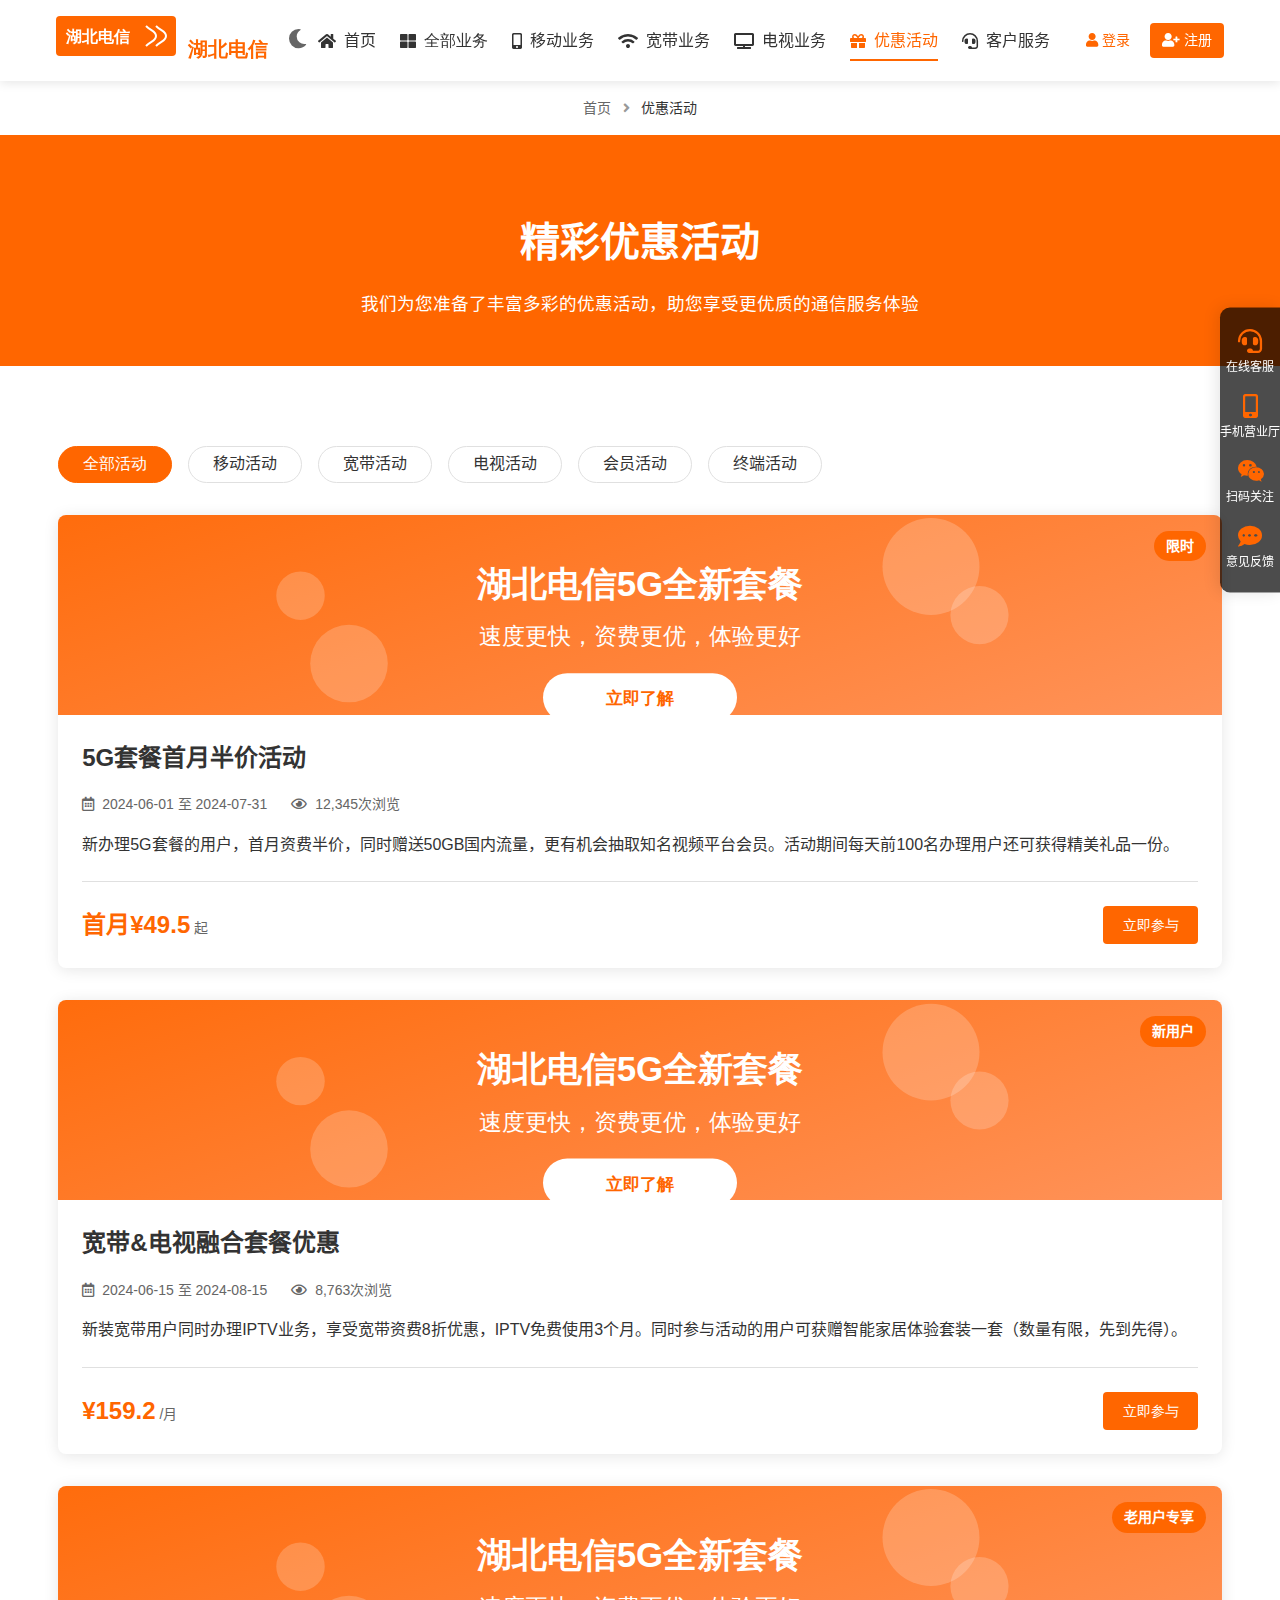
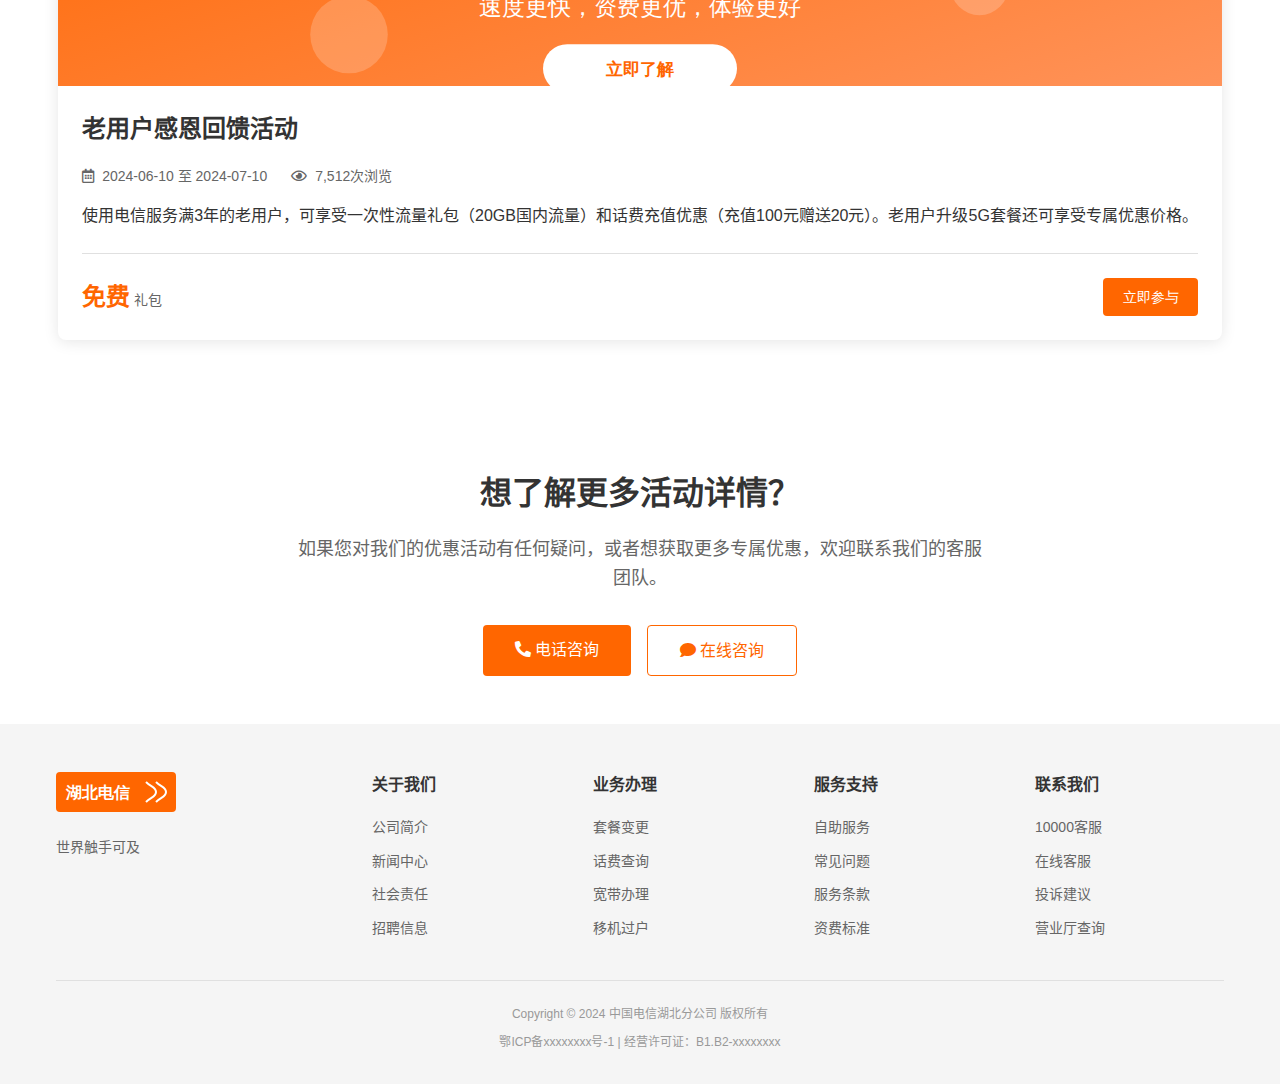
<file: promotions.html>
<!DOCTYPE html>
<html lang="zh-CN">
<head>
    <meta charset="UTF-8">
    <meta name="viewport" content="width=device-width, initial-scale=1.0">
    <title>优惠活动 - 湖北电信</title>
    <meta name="description" content="湖北电信最新优惠活动和促销信息，助您选择最合适的电信服务">
    <link rel="stylesheet" href="css/normalize.css">
    <link rel="stylesheet" href="css/style.css">
    <link rel="stylesheet" href="https://cdn.staticfile.org/font-awesome/5.15.3/css/all.min.css">
    <style>
        /* 优惠活动页面特定样式 */
        .promotions-banner {
            background-color: var(--color-primary);
            color: white;
            padding: 3rem 0;
            text-align: center;
        }
        
        .promotions-banner h1 {
            font-size: 2.5rem;
            margin-bottom: 1rem;
        }
        
        .promotions-banner p {
            font-size: 1.1rem;
            max-width: 700px;
            margin: 0 auto;
        }
        
        .promotion-filters {
            display: flex;
            flex-wrap: wrap;
            gap: 1rem;
            margin: 2rem 0;
        }
        
        .filter-btn {
            padding: 0.5rem 1.5rem;
            border-radius: 30px;
            background-color: var(--color-bg);
            border: 1px solid var(--color-border);
            color: var(--color-text);
            cursor: pointer;
            transition: all 0.3s;
        }
        
        .filter-btn:hover, .filter-btn.active {
            background-color: var(--color-primary);
            border-color: var(--color-primary);
            color: white;
        }
        
        .promotion-card {
            background-color: var(--color-bg);
            border-radius: 8px;
            box-shadow: 0 2px 15px var(--color-shadow);
            overflow: hidden;
            margin-bottom: 2rem;
            transition: transform 0.3s, box-shadow 0.3s;
        }
        
        .promotion-card:hover {
            transform: translateY(-5px);
            box-shadow: 0 5px 20px var(--color-shadow);
        }
        
        .promotion-header {
            position: relative;
            height: 200px;
        }
        
        .promotion-header img {
            width: 100%;
            height: 100%;
            object-fit: cover;
        }
        
        .promotion-tag {
            position: absolute;
            top: 1rem;
            right: 1rem;
            background-color: var(--color-primary);
            color: white;
            padding: 0.25rem 0.75rem;
            border-radius: 20px;
            font-size: 0.875rem;
            font-weight: 700;
        }
        
        .promotion-content {
            padding: 1.5rem;
        }
        
        .promotion-title {
            font-size: 1.5rem;
            font-weight: 700;
            margin-bottom: 1rem;
            color: var(--color-text);
        }
        
        .promotion-meta {
            display: flex;
            margin-bottom: 1rem;
            color: var(--color-text-light);
            font-size: 0.875rem;
        }
        
        .promotion-meta div {
            margin-right: 1.5rem;
            display: flex;
            align-items: center;
        }
        
        .promotion-meta i {
            margin-right: 0.5rem;
        }
        
        .promotion-description {
            color: var(--color-text);
            margin-bottom: 1.5rem;
            line-height: 1.6;
        }
        
        .promotion-footer {
            display: flex;
            justify-content: space-between;
            align-items: center;
            border-top: 1px solid var(--color-border);
            padding-top: 1.5rem;
        }
        
        .promotion-price {
            font-size: 1.5rem;
            font-weight: 700;
            color: var(--color-primary);
        }
        
        .promotion-price span {
            font-size: 0.875rem;
            color: var(--color-text-light);
            font-weight: 400;
            margin-left: 0.25rem;
        }
        
        .breadcrumb {
            padding: 1rem 0;
            font-size: 0.875rem;
        }
        
        .breadcrumb a {
            color: var(--color-text-light);
        }
        
        .breadcrumb a:hover {
            color: var(--color-primary);
        }
        
        .breadcrumb i {
            margin: 0 0.5rem;
            color: var(--color-text-lighter);
        }
        
        .breadcrumb span {
            color: var(--color-text);
        }
        
        .empty-notice {
            text-align: center;
            padding: 3rem 0;
            color: var(--color-text-light);
        }
        
        .empty-notice i {
            font-size: 3rem;
            margin-bottom: 1rem;
            color: var(--color-text-lighter);
        }
        
        .empty-notice p {
            font-size: 1.2rem;
        }
    </style>
</head>
<body>
    <div class="wrapper">
        <!-- 头部导航 -->
        <header class="header">
            <div class="container">
                <div class="header-inner">
                    <div class="logo">
                        <a href="index.html">
                            <img src="images/logo.svg" alt="湖北电信">
                            <span>湖北电信</span>
                        </a>
                    </div>
                    <div class="mode-toggle">
                        <button id="dark-mode-toggle" title="切换深浅模式">
                            <i class="fas fa-moon"></i>
                        </button>
                    </div>
                    <nav class="main-nav">
                        <ul>
                            <li><a href="index.html"><i class="fas fa-home"></i> 首页</a></li>
                            <li><a href="all-services.html"><i class="fas fa-th-large"></i> 全部业务</a></li>
                            <li><a href="mobile-services.html"><i class="fas fa-mobile-alt"></i> 移动业务</a></li>
                            <li><a href="broadband-services.html"><i class="fas fa-wifi"></i> 宽带业务</a></li>
                            <li><a href="tv-services.html"><i class="fas fa-tv"></i> 电视业务</a></li>
                            <li><a href="promotions.html" class="active"><i class="fas fa-gift"></i> 优惠活动</a></li>
                            <li><a href="customer-service.html"><i class="fas fa-headset"></i> 客户服务</a></li>
                        </ul>
                    </nav>
                    <div class="user-actions">
                        <a href="#" class="btn btn-login" id="login-btn"><i class="fas fa-user"></i> 登录</a>
                        <a href="#" class="btn btn-register" id="register-btn"><i class="fas fa-user-plus"></i> 注册</a>
                    </div>
                    <button class="mobile-menu-toggle" id="mobile-menu-toggle">
                        <i class="fas fa-bars"></i>
                    </button>
                </div>
            </div>
        </header>

        <!-- 面包屑导航 -->
        <div class="container">
            <div class="breadcrumb">
                <a href="index.html">首页</a>
                <i class="fas fa-angle-right"></i>
                <span>优惠活动</span>
            </div>
        </div>
        
        <!-- 活动页面横幅 -->
        <section class="promotions-banner">
            <div class="container">
                <h1>精彩优惠活动</h1>
                <p>我们为您准备了丰富多彩的优惠活动，助您享受更优质的通信服务体验</p>
            </div>
        </section>
        
        <!-- 活动筛选 -->
        <section class="container" style="padding: 3rem 0;">
            <div class="promotion-filters">
                <button class="filter-btn active">全部活动</button>
                <button class="filter-btn">移动活动</button>
                <button class="filter-btn">宽带活动</button>
                <button class="filter-btn">电视活动</button>
                <button class="filter-btn">会员活动</button>
                <button class="filter-btn">终端活动</button>
            </div>
            
            <!-- 活动列表 -->
            <div class="promotion-list">
                <!-- 活动1 -->
                <div class="promotion-card">
                    <div class="promotion-header">
                        <img src="images/banner1.svg" alt="5G优惠活动">
                        <div class="promotion-tag">限时</div>
                    </div>
                    <div class="promotion-content">
                        <h3 class="promotion-title">5G套餐首月半价活动</h3>
                        <div class="promotion-meta">
                            <div><i class="far fa-calendar-alt"></i> 2024-06-01 至 2024-07-31</div>
                            <div><i class="far fa-eye"></i> 12,345次浏览</div>
                        </div>
                        <div class="promotion-description">
                            <p>新办理5G套餐的用户，首月资费半价，同时赠送50GB国内流量，更有机会抽取知名视频平台会员。活动期间每天前100名办理用户还可获得精美礼品一份。</p>
                        </div>
                        <div class="promotion-footer">
                            <div class="promotion-price">首月¥49.5<span>起</span></div>
                            <a href="#" class="btn btn-primary">立即参与</a>
                        </div>
                    </div>
                </div>
                
                <!-- 活动2 -->
                <div class="promotion-card">
                    <div class="promotion-header">
                        <img src="images/banner1.svg" alt="宽带优惠活动">
                        <div class="promotion-tag">新用户</div>
                    </div>
                    <div class="promotion-content">
                        <h3 class="promotion-title">宽带&电视融合套餐优惠</h3>
                        <div class="promotion-meta">
                            <div><i class="far fa-calendar-alt"></i> 2024-06-15 至 2024-08-15</div>
                            <div><i class="far fa-eye"></i> 8,763次浏览</div>
                        </div>
                        <div class="promotion-description">
                            <p>新装宽带用户同时办理IPTV业务，享受宽带资费8折优惠，IPTV免费使用3个月。同时参与活动的用户可获赠智能家居体验套装一套（数量有限，先到先得）。</p>
                        </div>
                        <div class="promotion-footer">
                            <div class="promotion-price">¥159.2<span>/月</span></div>
                            <a href="#" class="btn btn-primary">立即参与</a>
                        </div>
                    </div>
                </div>
                
                <!-- 活动3 -->
                <div class="promotion-card">
                    <div class="promotion-header">
                        <img src="images/banner1.svg" alt="老用户回馈活动">
                        <div class="promotion-tag">老用户专享</div>
                    </div>
                    <div class="promotion-content">
                        <h3 class="promotion-title">老用户感恩回馈活动</h3>
                        <div class="promotion-meta">
                            <div><i class="far fa-calendar-alt"></i> 2024-06-10 至 2024-07-10</div>
                            <div><i class="far fa-eye"></i> 7,512次浏览</div>
                        </div>
                        <div class="promotion-description">
                            <p>使用电信服务满3年的老用户，可享受一次性流量礼包（20GB国内流量）和话费充值优惠（充值100元赠送20元）。老用户升级5G套餐还可享受专属优惠价格。</p>
                        </div>
                        <div class="promotion-footer">
                            <div class="promotion-price">免费<span>礼包</span></div>
                            <a href="#" class="btn btn-primary">立即参与</a>
                        </div>
                    </div>
                </div>
            </div>
            
            <!-- 暂无活动提示（默认隐藏） -->
            <div class="empty-notice" style="display: none;">
                <i class="far fa-frown"></i>
                <p>暂无相关活动，请关注其他分类</p>
            </div>
        </section>
        
        <!-- 咨询部分 -->
        <section class="consultation-section">
            <div class="container">
                <div class="consultation-content">
                    <h2 class="consultation-title">想了解更多活动详情？</h2>
                    <p class="consultation-text">如果您对我们的优惠活动有任何疑问，或者想获取更多专属优惠，欢迎联系我们的客服团队。</p>
                    <div class="consultation-actions">
                        <a href="#" class="btn btn-primary"><i class="fas fa-phone-alt"></i> 电话咨询</a>
                        <a href="#" class="btn btn-outline"><i class="fas fa-comment"></i> 在线咨询</a>
                    </div>
                </div>
            </div>
        </section>

        <!-- 页脚 -->
        <footer class="footer">
            <div class="container">
                <div class="footer-top">
                    <div class="footer-logo">
                        <img src="images/logo.svg" alt="湖北电信">
                        <p>世界触手可及</p>
                    </div>
                    <div class="footer-links">
                        <div class="footer-links-column">
                            <h4>关于我们</h4>
                            <ul>
                                <li><a href="#">公司简介</a></li>
                                <li><a href="#">新闻中心</a></li>
                                <li><a href="#">社会责任</a></li>
                                <li><a href="#">招聘信息</a></li>
                            </ul>
                        </div>
                        <div class="footer-links-column">
                            <h4>业务办理</h4>
                            <ul>
                                <li><a href="#">套餐变更</a></li>
                                <li><a href="#">话费查询</a></li>
                                <li><a href="#">宽带办理</a></li>
                                <li><a href="#">移机过户</a></li>
                            </ul>
                        </div>
                        <div class="footer-links-column">
                            <h4>服务支持</h4>
                            <ul>
                                <li><a href="#">自助服务</a></li>
                                <li><a href="#">常见问题</a></li>
                                <li><a href="#">服务条款</a></li>
                                <li><a href="#">资费标准</a></li>
                            </ul>
                        </div>
                        <div class="footer-links-column">
                            <h4>联系我们</h4>
                            <ul>
                                <li><a href="#">10000客服</a></li>
                                <li><a href="#">在线客服</a></li>
                                <li><a href="#">投诉建议</a></li>
                                <li><a href="#">营业厅查询</a></li>
                            </ul>
                        </div>
                    </div>
                </div>
                <div class="footer-bottom">
                    <p>Copyright © 2024 中国电信湖北分公司 版权所有</p>
                    <p>鄂ICP备xxxxxxxx号-1 | 经营许可证：B1.B2-xxxxxxxx</p>
                </div>
            </div>
        </footer>
        
        <!-- 返回顶部按钮 -->
        <button class="back-to-top" id="back-to-top" title="返回顶部">
            <i class="fas fa-arrow-up"></i>
        </button>
        
        <!-- 快速客服入口 -->
        <div class="quick-service">
            <div class="quick-service-item">
                <i class="fas fa-headset"></i>
                <span>在线客服</span>
            </div>
            <div class="quick-service-item">
                <i class="fas fa-mobile-alt"></i>
                <span>手机营业厅</span>
            </div>
            <div class="quick-service-item">
                <i class="fab fa-weixin"></i>
                <span>扫码关注</span>
            </div>
            <div class="quick-service-item">
                <i class="fas fa-comment-dots"></i>
                <span>意见反馈</span>
            </div>
        </div>
        
        <!-- 登录弹窗 -->
        <div class="modal" id="login-modal">
            <div class="modal-content">
                <span class="modal-close" id="login-modal-close"><i class="fas fa-times"></i></span>
                <h3 class="modal-title">账号登录</h3>
                <form>
                    <div class="modal-form-group">
                        <label for="login-phone">手机号码</label>
                        <input type="tel" id="login-phone" placeholder="请输入手机号码">
                    </div>
                    <div class="modal-form-group">
                        <label for="login-password">密码</label>
                        <input type="password" id="login-password" placeholder="请输入密码">
                    </div>
                    <div class="modal-footer">
                        <button type="submit" class="btn btn-primary">登录</button>
                        <div class="modal-link">
                            没有账号？<a href="#" id="register-link">立即注册</a>
                        </div>
                    </div>
                </form>
            </div>
        </div>
        
        <!-- 注册弹窗 -->
        <div class="modal" id="register-modal">
            <div class="modal-content">
                <span class="modal-close" id="register-modal-close"><i class="fas fa-times"></i></span>
                <h3 class="modal-title">账号注册</h3>
                <form>
                    <div class="modal-form-group">
                        <label for="register-phone">手机号码</label>
                        <input type="tel" id="register-phone" placeholder="请输入手机号码">
                    </div>
                    <div class="modal-form-group">
                        <label for="register-code">验证码</label>
                        <div style="display: flex; gap: 10px;">
                            <input type="text" id="register-code" placeholder="请输入验证码" style="flex: 1;">
                            <button type="button" class="btn btn-outline" style="white-space: nowrap;">获取验证码</button>
                        </div>
                    </div>
                    <div class="modal-form-group">
                        <label for="register-password">设置密码</label>
                        <input type="password" id="register-password" placeholder="请设置密码">
                    </div>
                    <div class="modal-footer">
                        <button type="submit" class="btn btn-primary">注册</button>
                        <div class="modal-link">
                            已有账号？<a href="#" id="login-link">立即登录</a>
                        </div>
                    </div>
                </form>
            </div>
        </div>
    </div>

    <script src="js/main.js"></script>
    <script>
        document.addEventListener('DOMContentLoaded', function() {
            // 活动筛选功能
            const filterBtns = document.querySelectorAll('.filter-btn');
            const emptyNotice = document.querySelector('.empty-notice');
            const promotionList = document.querySelector('.promotion-list');
            const promotionCards = document.querySelectorAll('.promotion-card');
            
            filterBtns.forEach(btn => {
                btn.addEventListener('click', function() {
                    // 移除所有按钮的激活状态
                    filterBtns.forEach(b => b.classList.remove('active'));
                    
                    // 设置当前按钮为激活状态
                    this.classList.add('active');
                    
                    const category = this.innerText;
                    
                    // 模拟筛选逻辑
                    if (category === '全部活动') {
                        promotionList.style.display = 'block';
                        emptyNotice.style.display = 'none';
                        promotionCards.forEach(card => {
                            card.style.display = 'block';
                        });
                    } else if (category === '移动活动') {
                        promotionList.style.display = 'block';
                        emptyNotice.style.display = 'none';
                        promotionCards.forEach((card, index) => {
                            card.style.display = index === 0 ? 'block' : 'none';
                        });
                    } else if (category === '宽带活动') {
                        promotionList.style.display = 'block';
                        emptyNotice.style.display = 'none';
                        promotionCards.forEach((card, index) => {
                            card.style.display = index === 1 ? 'block' : 'none';
                        });
                    } else if (category === '老用户活动') {
                        promotionList.style.display = 'block';
                        emptyNotice.style.display = 'none';
                        promotionCards.forEach((card, index) => {
                            card.style.display = index === 2 ? 'block' : 'none';
                        });
                    } else {
                        // 暂无活动的分类
                        promotionList.style.display = 'none';
                        emptyNotice.style.display = 'block';
                    }
                });
            });
        });
    </script>
</body>
</html>
</file>
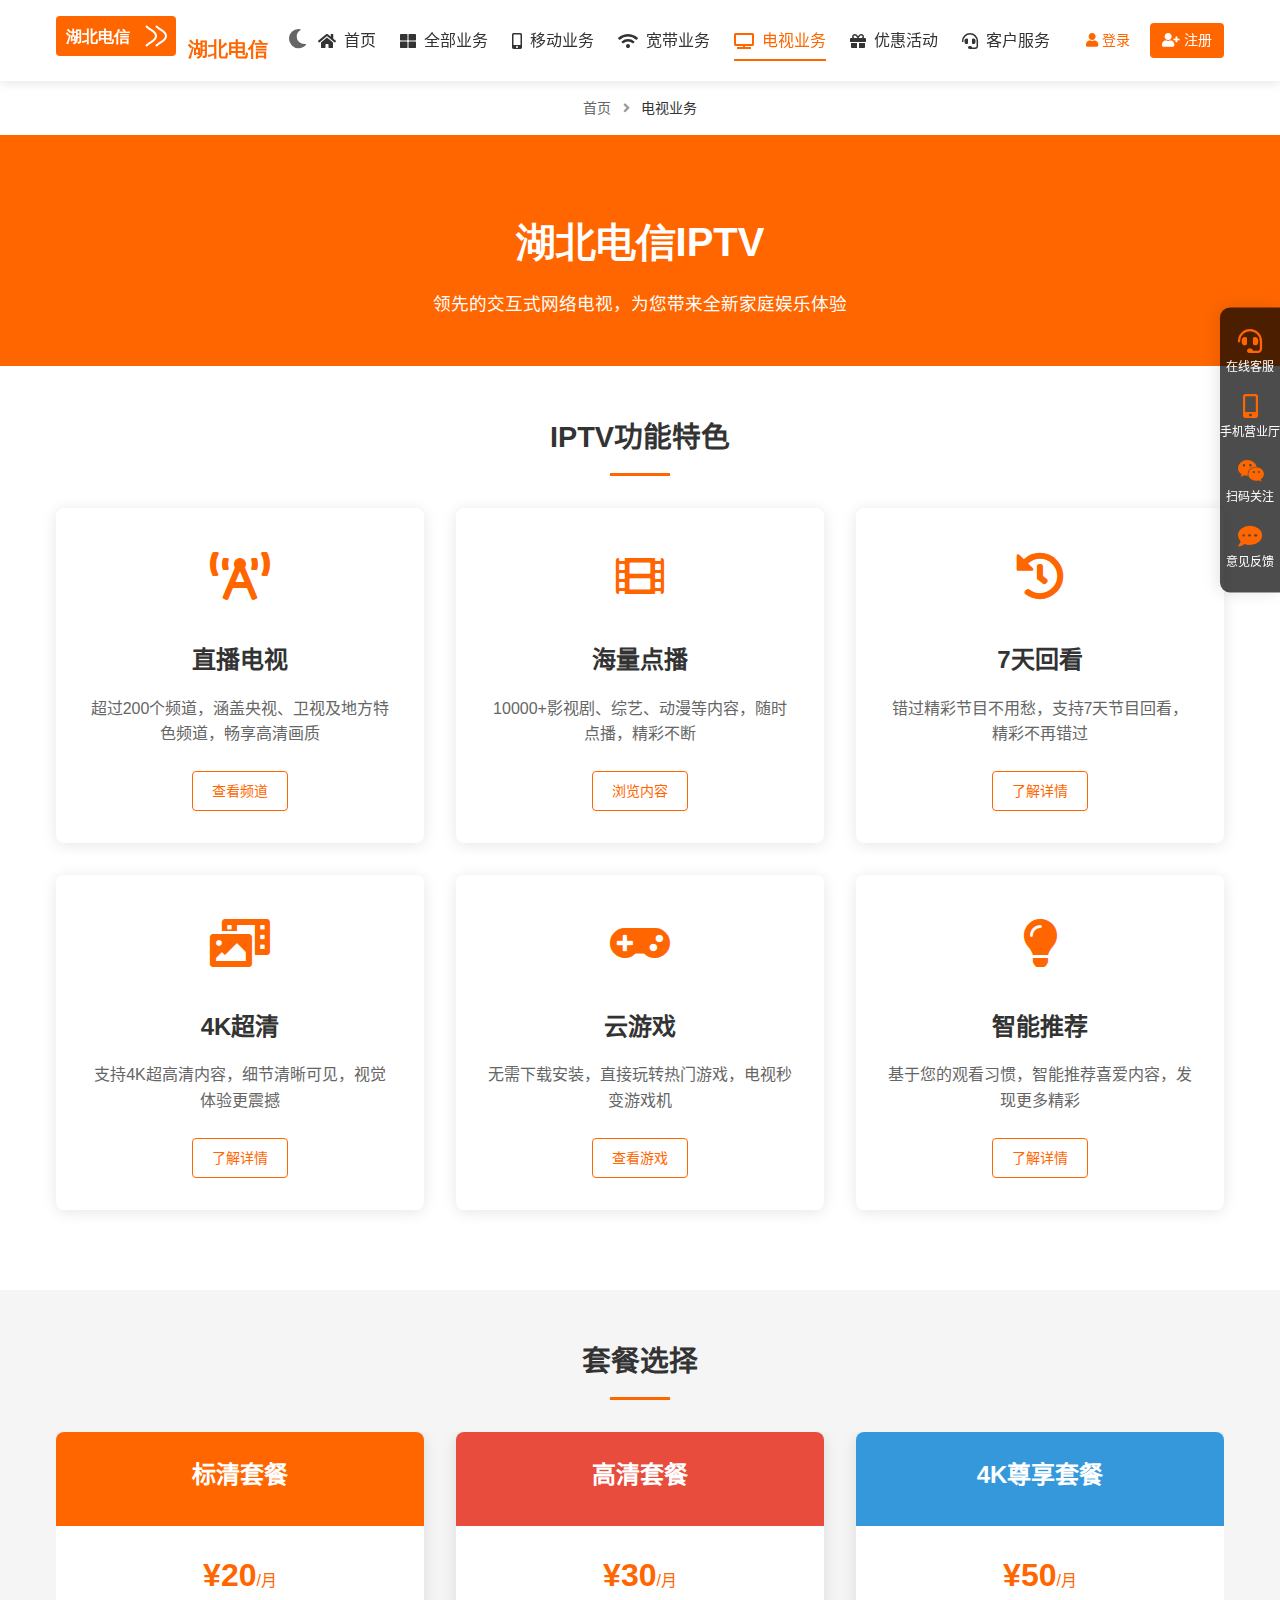
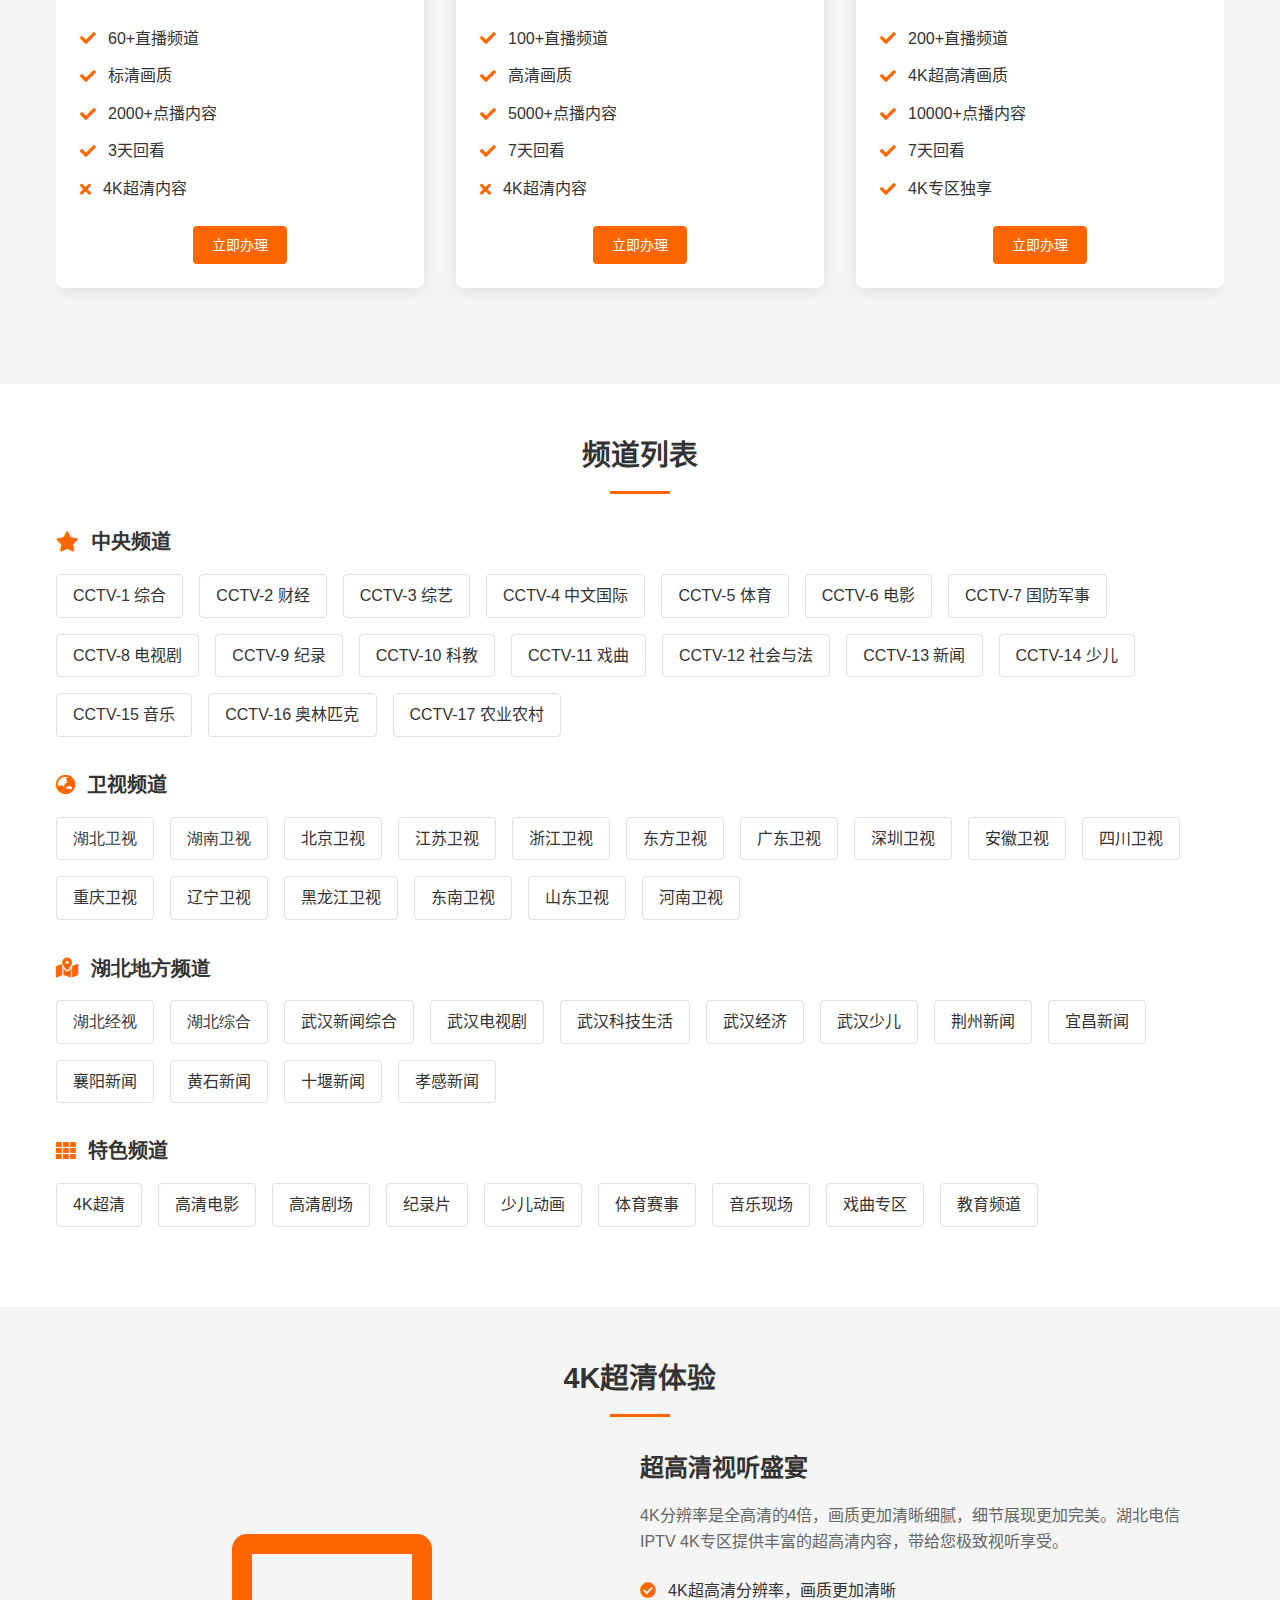
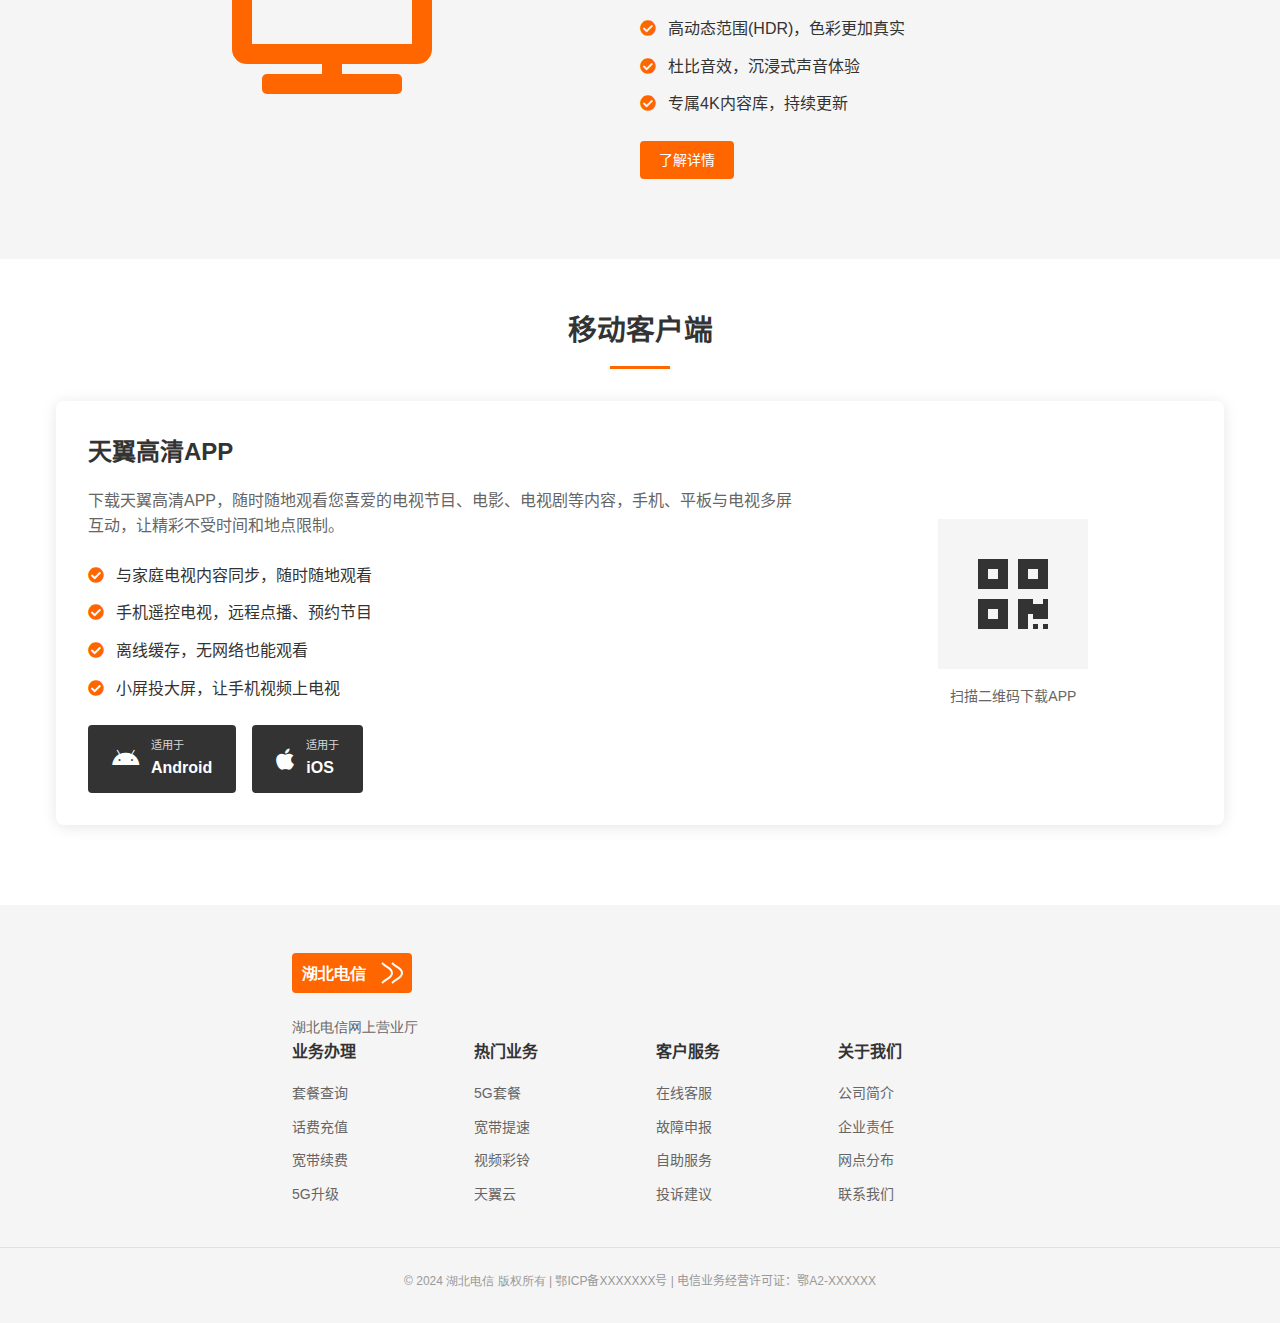
<file: tv-services.html>
<!DOCTYPE html>
<html lang="zh-CN">
<head>
    <meta charset="UTF-8">
    <meta name="viewport" content="width=device-width, initial-scale=1.0">
    <title>电视业务 - 湖北电信</title>
    <meta name="description" content="湖北电信IPTV电视业务，提供高清电视直播、点播、回看等丰富功能">
    <link rel="stylesheet" href="css/normalize.css">
    <link rel="stylesheet" href="css/style.css">
    <link rel="stylesheet" href="https://cdn.staticfile.org/font-awesome/5.15.3/css/all.min.css">
    <style>
        /* 电视业务页面特定样式 */
        .tv-banner {
            background-color: var(--color-primary);
            color: white;
            padding: 3rem 0;
            text-align: center;
        }
        
        .tv-banner h1 {
            font-size: 2.5rem;
            margin-bottom: 1rem;
        }
        
        .tv-banner p {
            font-size: 1.1rem;
            max-width: 700px;
            margin: 0 auto;
        }
        
        .features-grid {
            display: grid;
            grid-template-columns: repeat(auto-fit, minmax(300px, 1fr));
            gap: 2rem;
            margin: 2rem 0;
        }
        
        .feature-box {
            background-color: var(--color-bg);
            border-radius: 8px;
            box-shadow: 0 2px 15px var(--color-shadow);
            padding: 2rem;
            text-align: center;
            transition: transform 0.3s, box-shadow 0.3s;
        }
        
        .feature-box:hover {
            transform: translateY(-5px);
            box-shadow: 0 5px 25px var(--color-shadow);
        }
        
        .feature-icon {
            font-size: 3rem;
            color: var(--color-primary);
            margin-bottom: 1.5rem;
        }
        
        .feature-title {
            font-size: 1.5rem;
            font-weight: 600;
            margin-bottom: 1rem;
            color: var(--color-text);
        }
        
        .feature-description {
            color: var(--color-text-light);
            margin-bottom: 1.5rem;
        }
        
        .package-comparison {
            display: flex;
            gap: 2rem;
            margin: 2rem 0;
            overflow-x: auto;
            padding-bottom: 1rem;
        }
        
        .package-box {
            background-color: var(--color-bg);
            border-radius: 8px;
            box-shadow: 0 2px 15px var(--color-shadow);
            min-width: 300px;
            flex: 1;
            overflow: hidden;
            transition: transform 0.3s, box-shadow 0.3s;
        }
        
        .package-box:hover {
            transform: translateY(-5px);
            box-shadow: 0 5px 25px var(--color-shadow);
        }
        
        .package-header {
            background-color: var(--color-primary);
            color: white;
            padding: 1.5rem;
            text-align: center;
        }
        
        .package-title {
            font-size: 1.5rem;
            font-weight: 700;
            margin-bottom: 0.5rem;
        }
        
        .package-content {
            padding: 1.5rem;
        }
        
        .package-price {
            font-size: 2rem;
            font-weight: 700;
            color: var(--color-primary);
            text-align: center;
            margin-bottom: 1.5rem;
        }
        
        .package-price span {
            font-size: 1rem;
            font-weight: 400;
        }
        
        .package-features {
            margin-bottom: 1.5rem;
        }
        
        .package-feature {
            display: flex;
            align-items: center;
            margin-bottom: 0.75rem;
            color: var(--color-text);
        }
        
        .package-feature i {
            color: var(--color-primary);
            margin-right: 0.75rem;
        }
        
        .package-action {
            text-align: center;
        }
        
        .channel-category {
            margin-bottom: 2rem;
        }
        
        .category-title {
            font-size: 1.25rem;
            font-weight: 600;
            margin-bottom: 1rem;
            color: var(--color-text);
            display: flex;
            align-items: center;
        }
        
        .category-title i {
            color: var(--color-primary);
            margin-right: 0.75rem;
        }
        
        .channel-list {
            display: flex;
            flex-wrap: wrap;
            gap: 1rem;
        }
        
        .channel-item {
            background-color: var(--color-bg);
            border: 1px solid var(--color-border);
            border-radius: 4px;
            padding: 0.5rem 1rem;
            color: var(--color-text);
            transition: all 0.3s;
        }
        
        .channel-item:hover {
            background-color: var(--color-primary);
            border-color: var(--color-primary);
            color: white;
        }
        
        .device-section {
            padding: 3rem 0;
            background-color: var(--color-bg-alt);
        }
        
        .device-preview {
            display: flex;
            align-items: center;
            justify-content: space-between;
            margin: 2rem 0;
        }
        
        .device-image {
            flex: 1;
            text-align: center;
        }
        
        .device-image i {
            font-size: 10rem;
            color: var(--color-primary);
        }
        
        .device-info {
            flex: 1;
            padding: 0 2rem;
        }
        
        .device-title {
            font-size: 1.5rem;
            font-weight: 600;
            margin-bottom: 1rem;
            color: var(--color-text);
        }
        
        .device-description {
            color: var(--color-text-light);
            margin-bottom: 1.5rem;
        }
        
        .features-list {
            margin-bottom: 1.5rem;
        }
        
        .feature-point {
            display: flex;
            align-items: flex-start;
            margin-bottom: 0.75rem;
        }
        
        .feature-point i {
            color: var(--color-primary);
            margin-right: 0.75rem;
            margin-top: 0.25rem;
        }
        
        .app-section {
            padding: 3rem 0;
        }
        
        .app-container {
            display: flex;
            align-items: center;
            background-color: var(--color-bg);
            border-radius: 8px;
            box-shadow: 0 2px 15px var(--color-shadow);
            padding: 2rem;
            margin: 2rem 0;
        }
        
        .app-info {
            flex: 2;
            padding-right: 2rem;
        }
        
        .app-title {
            font-size: 1.5rem;
            font-weight: 600;
            margin-bottom: 1rem;
            color: var(--color-text);
        }
        
        .app-description {
            color: var(--color-text-light);
            margin-bottom: 1.5rem;
        }
        
        .app-buttons {
            display: flex;
            gap: 1rem;
        }
        
        .app-button {
            display: flex;
            align-items: center;
            background-color: var(--color-text);
            color: white;
            border-radius: 4px;
            padding: 0.75rem 1.5rem;
            transition: all 0.3s;
        }
        
        .app-button:hover {
            background-color: var(--color-primary);
        }
        
        .app-button i {
            font-size: 1.5rem;
            margin-right: 0.75rem;
        }
        
        .app-button-text {
            text-align: left;
        }
        
        .app-button-text small {
            display: block;
            font-size: 0.7rem;
            opacity: 0.8;
        }
        
        .app-button-text span {
            font-size: 1rem;
            font-weight: 600;
        }
        
        .app-qrcode {
            flex: 1;
            text-align: center;
        }
        
        .app-qrcode-box {
            width: 150px;
            height: 150px;
            background-color: var(--color-bg-alt);
            margin: 0 auto;
            display: flex;
            justify-content: center;
            align-items: center;
        }
        
        .app-qrcode-box i {
            font-size: 5rem;
            color: var(--color-text);
        }
        
        .app-qrcode p {
            margin-top: 1rem;
            color: var(--color-text-light);
            font-size: 0.875rem;
        }
        
        .breadcrumb {
            padding: 1rem 0;
            font-size: 0.875rem;
        }
        
        .breadcrumb a {
            color: var(--color-text-light);
        }
        
        .breadcrumb a:hover {
            color: var(--color-primary);
        }
        
        .breadcrumb i {
            margin: 0 0.5rem;
            color: var(--color-text-lighter);
        }
        
        .breadcrumb span {
            color: var(--color-text);
        }
        
        @media (max-width: 768px) {
            .package-comparison {
                flex-direction: column;
            }
            
            .package-box {
                width: 100%;
                min-width: auto;
            }
            
            .device-preview {
                flex-direction: column;
            }
            
            .device-image {
                margin-bottom: 2rem;
            }
            
            .device-info {
                padding: 0;
            }
            
            .app-container {
                flex-direction: column;
            }
            
            .app-info {
                padding-right: 0;
                margin-bottom: 2rem;
            }
            
            .app-buttons {
                flex-direction: column;
            }
        }
    </style>
</head>
<body>
    <div class="wrapper">
        <!-- 头部导航 -->
        <header class="header">
            <div class="container">
                <div class="header-inner">
                    <div class="logo">
                        <a href="index.html">
                            <img src="images/logo.svg" alt="湖北电信">
                            <span>湖北电信</span>
                        </a>
                    </div>
                    <div class="mode-toggle">
                        <button id="dark-mode-toggle" title="切换深浅模式">
                            <i class="fas fa-moon"></i>
                        </button>
                    </div>
                    <nav class="main-nav">
                        <ul>
                            <li><a href="index.html"><i class="fas fa-home"></i> 首页</a></li>
                            <li><a href="all-services.html"><i class="fas fa-th-large"></i> 全部业务</a></li>
                            <li><a href="mobile-services.html"><i class="fas fa-mobile-alt"></i> 移动业务</a></li>
                            <li><a href="broadband-services.html"><i class="fas fa-wifi"></i> 宽带业务</a></li>
                            <li><a href="tv-services.html" class="active"><i class="fas fa-tv"></i> 电视业务</a></li>
                            <li><a href="promotions.html"><i class="fas fa-gift"></i> 优惠活动</a></li>
                            <li><a href="customer-service.html"><i class="fas fa-headset"></i> 客户服务</a></li>
                        </ul>
                    </nav>
                    <div class="user-actions">
                        <a href="#" class="btn btn-login" id="login-btn"><i class="fas fa-user"></i> 登录</a>
                        <a href="#" class="btn btn-register" id="register-btn"><i class="fas fa-user-plus"></i> 注册</a>
                    </div>
                    <button class="mobile-menu-toggle" id="mobile-menu-toggle">
                        <i class="fas fa-bars"></i>
                    </button>
                </div>
            </div>
        </header>

        <!-- 面包屑导航 -->
        <div class="container">
            <div class="breadcrumb">
                <a href="index.html">首页</a>
                <i class="fas fa-angle-right"></i>
                <span>电视业务</span>
            </div>
        </div>
        
        <!-- 电视业务横幅 -->
        <section class="tv-banner">
            <div class="container">
                <h1>湖北电信IPTV</h1>
                <p>领先的交互式网络电视，为您带来全新家庭娱乐体验</p>
            </div>
        </section>
        
        <!-- 功能特色 -->
        <section style="padding: 3rem 0;">
            <div class="container">
                <h2 class="section-title">IPTV功能特色</h2>
                <div class="features-grid">
                    <!-- 直播功能 -->
                    <div class="feature-box">
                        <div class="feature-icon">
                            <i class="fas fa-broadcast-tower"></i>
                        </div>
                        <h3 class="feature-title">直播电视</h3>
                        <p class="feature-description">超过200个频道，涵盖央视、卫视及地方特色频道，畅享高清画质</p>
                        <a href="#" class="btn btn-outline">查看频道</a>
                    </div>
                    
                    <!-- 点播功能 -->
                    <div class="feature-box">
                        <div class="feature-icon">
                            <i class="fas fa-film"></i>
                        </div>
                        <h3 class="feature-title">海量点播</h3>
                        <p class="feature-description">10000+影视剧、综艺、动漫等内容，随时点播，精彩不断</p>
                        <a href="#" class="btn btn-outline">浏览内容</a>
                    </div>
                    
                    <!-- 回看功能 -->
                    <div class="feature-box">
                        <div class="feature-icon">
                            <i class="fas fa-history"></i>
                        </div>
                        <h3 class="feature-title">7天回看</h3>
                        <p class="feature-description">错过精彩节目不用愁，支持7天节目回看，精彩不再错过</p>
                        <a href="#" class="btn btn-outline">了解详情</a>
                    </div>
                    
                    <!-- 4K功能 -->
                    <div class="feature-box">
                        <div class="feature-icon">
                            <i class="fas fa-photo-video"></i>
                        </div>
                        <h3 class="feature-title">4K超清</h3>
                        <p class="feature-description">支持4K超高清内容，细节清晰可见，视觉体验更震撼</p>
                        <a href="#" class="btn btn-outline">了解详情</a>
                    </div>
                    
                    <!-- 云游戏 -->
                    <div class="feature-box">
                        <div class="feature-icon">
                            <i class="fas fa-gamepad"></i>
                        </div>
                        <h3 class="feature-title">云游戏</h3>
                        <p class="feature-description">无需下载安装，直接玩转热门游戏，电视秒变游戏机</p>
                        <a href="#" class="btn btn-outline">查看游戏</a>
                    </div>
                    
                    <!-- 智能推荐 -->
                    <div class="feature-box">
                        <div class="feature-icon">
                            <i class="fas fa-lightbulb"></i>
                        </div>
                        <h3 class="feature-title">智能推荐</h3>
                        <p class="feature-description">基于您的观看习惯，智能推荐喜爱内容，发现更多精彩</p>
                        <a href="#" class="btn btn-outline">了解详情</a>
                    </div>
                </div>
            </div>
        </section>
        
        <!-- 套餐对比 -->
        <section style="padding: 3rem 0; background-color: var(--color-bg-alt);">
            <div class="container">
                <h2 class="section-title">套餐选择</h2>
                <div class="package-comparison">
                    <!-- 标清套餐 -->
                    <div class="package-box">
                        <div class="package-header">
                            <div class="package-title">标清套餐</div>
                        </div>
                        <div class="package-content">
                            <div class="package-price">¥20<span>/月</span></div>
                            <div class="package-features">
                                <div class="package-feature">
                                    <i class="fas fa-check"></i>
                                    <div>60+直播频道</div>
                                </div>
                                <div class="package-feature">
                                    <i class="fas fa-check"></i>
                                    <div>标清画质</div>
                                </div>
                                <div class="package-feature">
                                    <i class="fas fa-check"></i>
                                    <div>2000+点播内容</div>
                                </div>
                                <div class="package-feature">
                                    <i class="fas fa-check"></i>
                                    <div>3天回看</div>
                                </div>
                                <div class="package-feature">
                                    <i class="fas fa-times"></i>
                                    <div>4K超清内容</div>
                                </div>
                            </div>
                            <div class="package-action">
                                <a href="#" class="btn btn-primary">立即办理</a>
                            </div>
                        </div>
                    </div>
                    
                    <!-- 高清套餐 -->
                    <div class="package-box">
                        <div class="package-header" style="background-color: #e74c3c;">
                            <div class="package-title">高清套餐</div>
                        </div>
                        <div class="package-content">
                            <div class="package-price">¥30<span>/月</span></div>
                            <div class="package-features">
                                <div class="package-feature">
                                    <i class="fas fa-check"></i>
                                    <div>100+直播频道</div>
                                </div>
                                <div class="package-feature">
                                    <i class="fas fa-check"></i>
                                    <div>高清画质</div>
                                </div>
                                <div class="package-feature">
                                    <i class="fas fa-check"></i>
                                    <div>5000+点播内容</div>
                                </div>
                                <div class="package-feature">
                                    <i class="fas fa-check"></i>
                                    <div>7天回看</div>
                                </div>
                                <div class="package-feature">
                                    <i class="fas fa-times"></i>
                                    <div>4K超清内容</div>
                                </div>
                            </div>
                            <div class="package-action">
                                <a href="#" class="btn btn-primary">立即办理</a>
                            </div>
                        </div>
                    </div>
                    
                    <!-- 4K套餐 -->
                    <div class="package-box">
                        <div class="package-header" style="background-color: #3498db;">
                            <div class="package-title">4K尊享套餐</div>
                        </div>
                        <div class="package-content">
                            <div class="package-price">¥50<span>/月</span></div>
                            <div class="package-features">
                                <div class="package-feature">
                                    <i class="fas fa-check"></i>
                                    <div>200+直播频道</div>
                                </div>
                                <div class="package-feature">
                                    <i class="fas fa-check"></i>
                                    <div>4K超高清画质</div>
                                </div>
                                <div class="package-feature">
                                    <i class="fas fa-check"></i>
                                    <div>10000+点播内容</div>
                                </div>
                                <div class="package-feature">
                                    <i class="fas fa-check"></i>
                                    <div>7天回看</div>
                                </div>
                                <div class="package-feature">
                                    <i class="fas fa-check"></i>
                                    <div>4K专区独享</div>
                                </div>
                            </div>
                            <div class="package-action">
                                <a href="#" class="btn btn-primary">立即办理</a>
                            </div>
                        </div>
                    </div>
                </div>
            </div>
        </section>
        
        <!-- 频道列表 -->
        <section style="padding: 3rem 0;">
            <div class="container">
                <h2 class="section-title">频道列表</h2>
                
                <!-- 中央频道 -->
                <div class="channel-category">
                    <div class="category-title">
                        <i class="fas fa-star"></i>
                        <span>中央频道</span>
                    </div>
                    <div class="channel-list">
                        <div class="channel-item">CCTV-1 综合</div>
                        <div class="channel-item">CCTV-2 财经</div>
                        <div class="channel-item">CCTV-3 综艺</div>
                        <div class="channel-item">CCTV-4 中文国际</div>
                        <div class="channel-item">CCTV-5 体育</div>
                        <div class="channel-item">CCTV-6 电影</div>
                        <div class="channel-item">CCTV-7 国防军事</div>
                        <div class="channel-item">CCTV-8 电视剧</div>
                        <div class="channel-item">CCTV-9 纪录</div>
                        <div class="channel-item">CCTV-10 科教</div>
                        <div class="channel-item">CCTV-11 戏曲</div>
                        <div class="channel-item">CCTV-12 社会与法</div>
                        <div class="channel-item">CCTV-13 新闻</div>
                        <div class="channel-item">CCTV-14 少儿</div>
                        <div class="channel-item">CCTV-15 音乐</div>
                        <div class="channel-item">CCTV-16 奥林匹克</div>
                        <div class="channel-item">CCTV-17 农业农村</div>
                    </div>
                </div>
                
                <!-- 卫视频道 -->
                <div class="channel-category">
                    <div class="category-title">
                        <i class="fas fa-globe-asia"></i>
                        <span>卫视频道</span>
                    </div>
                    <div class="channel-list">
                        <div class="channel-item">湖北卫视</div>
                        <div class="channel-item">湖南卫视</div>
                        <div class="channel-item">北京卫视</div>
                        <div class="channel-item">江苏卫视</div>
                        <div class="channel-item">浙江卫视</div>
                        <div class="channel-item">东方卫视</div>
                        <div class="channel-item">广东卫视</div>
                        <div class="channel-item">深圳卫视</div>
                        <div class="channel-item">安徽卫视</div>
                        <div class="channel-item">四川卫视</div>
                        <div class="channel-item">重庆卫视</div>
                        <div class="channel-item">辽宁卫视</div>
                        <div class="channel-item">黑龙江卫视</div>
                        <div class="channel-item">东南卫视</div>
                        <div class="channel-item">山东卫视</div>
                        <div class="channel-item">河南卫视</div>
                    </div>
                </div>
                
                <!-- 地方频道 -->
                <div class="channel-category">
                    <div class="category-title">
                        <i class="fas fa-map-marked-alt"></i>
                        <span>湖北地方频道</span>
                    </div>
                    <div class="channel-list">
                        <div class="channel-item">湖北经视</div>
                        <div class="channel-item">湖北综合</div>
                        <div class="channel-item">武汉新闻综合</div>
                        <div class="channel-item">武汉电视剧</div>
                        <div class="channel-item">武汉科技生活</div>
                        <div class="channel-item">武汉经济</div>
                        <div class="channel-item">武汉少儿</div>
                        <div class="channel-item">荆州新闻</div>
                        <div class="channel-item">宜昌新闻</div>
                        <div class="channel-item">襄阳新闻</div>
                        <div class="channel-item">黄石新闻</div>
                        <div class="channel-item">十堰新闻</div>
                        <div class="channel-item">孝感新闻</div>
                    </div>
                </div>
                
                <!-- 特色频道 -->
                <div class="channel-category">
                    <div class="category-title">
                        <i class="fas fa-th"></i>
                        <span>特色频道</span>
                    </div>
                    <div class="channel-list">
                        <div class="channel-item">4K超清</div>
                        <div class="channel-item">高清电影</div>
                        <div class="channel-item">高清剧场</div>
                        <div class="channel-item">纪录片</div>
                        <div class="channel-item">少儿动画</div>
                        <div class="channel-item">体育赛事</div>
                        <div class="channel-item">音乐现场</div>
                        <div class="channel-item">戏曲专区</div>
                        <div class="channel-item">教育频道</div>
                    </div>
                </div>
            </div>
        </section>
        
        <!-- 4K超清 -->
        <section class="device-section">
            <div class="container">
                <h2 class="section-title">4K超清体验</h2>
                <div class="device-preview">
                    <div class="device-image">
                        <i class="fas fa-tv"></i>
                    </div>
                    <div class="device-info">
                        <h3 class="device-title">超高清视听盛宴</h3>
                        <p class="device-description">4K分辨率是全高清的4倍，画质更加清晰细腻，细节展现更加完美。湖北电信IPTV 4K专区提供丰富的超高清内容，带给您极致视听享受。</p>
                        <div class="features-list">
                            <div class="feature-point">
                                <i class="fas fa-check-circle"></i>
                                <div>4K超高清分辨率，画质更加清晰</div>
                            </div>
                            <div class="feature-point">
                                <i class="fas fa-check-circle"></i>
                                <div>高动态范围(HDR)，色彩更加真实</div>
                            </div>
                            <div class="feature-point">
                                <i class="fas fa-check-circle"></i>
                                <div>杜比音效，沉浸式声音体验</div>
                            </div>
                            <div class="feature-point">
                                <i class="fas fa-check-circle"></i>
                                <div>专属4K内容库，持续更新</div>
                            </div>
                        </div>
                        <a href="#" class="btn btn-primary">了解详情</a>
                    </div>
                </div>
            </div>
        </section>
        
        <!-- 手机APP -->
        <section class="app-section">
            <div class="container">
                <h2 class="section-title">移动客户端</h2>
                <div class="app-container">
                    <div class="app-info">
                        <h3 class="app-title">天翼高清APP</h3>
                        <p class="app-description">下载天翼高清APP，随时随地观看您喜爱的电视节目、电影、电视剧等内容，手机、平板与电视多屏互动，让精彩不受时间和地点限制。</p>
                        <div class="features-list">
                            <div class="feature-point">
                                <i class="fas fa-check-circle"></i>
                                <div>与家庭电视内容同步，随时随地观看</div>
                            </div>
                            <div class="feature-point">
                                <i class="fas fa-check-circle"></i>
                                <div>手机遥控电视，远程点播、预约节目</div>
                            </div>
                            <div class="feature-point">
                                <i class="fas fa-check-circle"></i>
                                <div>离线缓存，无网络也能观看</div>
                            </div>
                            <div class="feature-point">
                                <i class="fas fa-check-circle"></i>
                                <div>小屏投大屏，让手机视频上电视</div>
                            </div>
                        </div>
                        <div class="app-buttons">
                            <a href="#" class="app-button">
                                <i class="fab fa-android"></i>
                                <div class="app-button-text">
                                    <small>适用于</small>
                                    <span>Android</span>
                                </div>
                            </a>
                            <a href="#" class="app-button">
                                <i class="fab fa-apple"></i>
                                <div class="app-button-text">
                                    <small>适用于</small>
                                    <span>iOS</span>
                                </div>
                            </a>
                        </div>
                    </div>
                    <div class="app-qrcode">
                        <div class="app-qrcode-box">
                            <i class="fas fa-qrcode"></i>
                        </div>
                        <p>扫描二维码下载APP</p>
                    </div>
                </div>
            </div>
        </section>
        
        <!-- 底部 -->
        <footer class="footer">
            <div class="footer-top">
                <div class="container">
                    <div class="footer-logo">
                        <img src="images/logo.svg" alt="湖北电信">
                        <p>湖北电信网上营业厅</p>
                    </div>
                    <div class="footer-links">
                        <div class="footer-links-column">
                            <h4>业务办理</h4>
                            <ul>
                                <li><a href="#">套餐查询</a></li>
                                <li><a href="#">话费充值</a></li>
                                <li><a href="#">宽带续费</a></li>
                                <li><a href="#">5G升级</a></li>
                            </ul>
                        </div>
                        <div class="footer-links-column">
                            <h4>热门业务</h4>
                            <ul>
                                <li><a href="mobile-services.html">5G套餐</a></li>
                                <li><a href="broadband-services.html">宽带提速</a></li>
                                <li><a href="#">视频彩铃</a></li>
                                <li><a href="#">天翼云</a></li>
                            </ul>
                        </div>
                        <div class="footer-links-column">
                            <h4>客户服务</h4>
                            <ul>
                                <li><a href="customer-service.html">在线客服</a></li>
                                <li><a href="customer-service.html">故障申报</a></li>
                                <li><a href="#">自助服务</a></li>
                                <li><a href="#">投诉建议</a></li>
                            </ul>
                        </div>
                        <div class="footer-links-column">
                            <h4>关于我们</h4>
                            <ul>
                                <li><a href="#">公司简介</a></li>
                                <li><a href="#">企业责任</a></li>
                                <li><a href="#">网点分布</a></li>
                                <li><a href="#">联系我们</a></li>
                            </ul>
                        </div>
                    </div>
                </div>
            </div>
            <div class="footer-bottom">
                <div class="container">
                    <p>&copy; 2024 湖北电信 版权所有 | 鄂ICP备XXXXXXX号 | 电信业务经营许可证：鄂A2-XXXXXX</p>
                </div>
            </div>
        </footer>
        
        <!-- 快捷服务 -->
        <div class="quick-service">
            <div class="quick-service-item">
                <i class="fas fa-headset"></i>
                <span>在线客服</span>
            </div>
            <div class="quick-service-item">
                <i class="fas fa-mobile-alt"></i>
                <span>手机营业厅</span>
            </div>
            <div class="quick-service-item">
                <i class="fab fa-weixin"></i>
                <span>扫码关注</span>
            </div>
            <div class="quick-service-item">
                <i class="fas fa-comment-dots"></i>
                <span>意见反馈</span>
            </div>
        </div>
        
        <!-- 返回顶部 -->
        <button id="back-to-top" class="back-to-top" title="返回顶部">
            <i class="fas fa-arrow-up"></i>
        </button>
    </div>

    <!-- JavaScript -->
    <script src="js/main.js"></script>
</body>
</html>
</file>
<file: css/style.css>
/* 基础样式 */
:root {
    /* 浅色主题 */
    --color-primary: #ff6600;
    --color-primary-light: #ff8533;
    --color-primary-dark: #cc5200;
    --color-secondary: #007bff;
    --color-secondary-light: #3395ff;
    --color-secondary-dark: #0056b3;
    --color-text: #333333;
    --color-text-light: #666666;
    --color-text-lighter: #999999;
    --color-bg: #ffffff;
    --color-bg-alt: #f5f5f5;
    --color-border: #e0e0e0;
    --color-shadow: rgba(0, 0, 0, 0.1);
    --color-success: #28a745;
    --color-warning: #ffc107;
    --color-error: #dc3545;
}

/* 深色主题 */
[data-theme="dark"] {
    --color-primary: #ff6600;
    --color-primary-light: #ff8533;
    --color-primary-dark: #cc5200;
    --color-secondary: #007bff;
    --color-secondary-light: #3395ff;
    --color-secondary-dark: #0056b3;
    --color-text: #f0f0f0;
    --color-text-light: #cccccc;
    --color-text-lighter: #999999;
    --color-bg: #1a1a1a;
    --color-bg-alt: #2a2a2a;
    --color-border: #3a3a3a;
    --color-shadow: rgba(0, 0, 0, 0.3);
    --color-success: #28a745;
    --color-warning: #ffc107;
    --color-error: #dc3545;
}

/* 通用样式 */
* {
    box-sizing: border-box;
    margin: 0;
    padding: 0;
}

html {
    font-size: 16px;
    scroll-behavior: smooth;
}

body {
    font-family: "Microsoft YaHei", "Helvetica Neue", Helvetica, Arial, sans-serif;
    color: var(--color-text);
    background-color: var(--color-bg);
    line-height: 1.6;
    transition: background-color 0.3s, color 0.3s;
}

a {
    color: var(--color-secondary);
    text-decoration: none;
    transition: color 0.3s;
}

a:hover {
    color: var(--color-secondary-light);
}

img {
    max-width: 100%;
    height: auto;
}

ul, ol {
    list-style: none;
}

button {
    cursor: pointer;
    background: none;
    border: none;
    outline: none;
}

.container {
    max-width: 1200px;
    margin: 0 auto;
    padding: 0 1rem;
}

.wrapper {
    display: flex;
    flex-direction: column;
    min-height: 100vh;
}

.section-title {
    font-size: 1.8rem;
    font-weight: 700;
    color: var(--color-text);
    text-align: center;
    margin-bottom: 2rem;
    position: relative;
    padding-bottom: 1rem;
}

.section-title::after {
    content: '';
    position: absolute;
    bottom: 0;
    left: 50%;
    transform: translateX(-50%);
    width: 60px;
    height: 3px;
    background-color: var(--color-primary);
}

/* 按钮样式 */
.btn {
    display: inline-block;
    padding: 0.5rem 1.2rem;
    border-radius: 4px;
    font-weight: 500;
    text-align: center;
    transition: all 0.3s;
    font-size: 0.875rem;
}

.btn-primary {
    background-color: var(--color-primary);
    color: white;
}

.btn-primary:hover {
    background-color: var(--color-primary-light);
    color: white;
}

.btn-secondary {
    background-color: var(--color-secondary);
    color: white;
}

.btn-secondary:hover {
    background-color: var(--color-secondary-light);
    color: white;
}

.btn-outline {
    border: 1px solid var(--color-primary);
    color: var(--color-primary);
    background-color: transparent;
}

.btn-outline:hover {
    background-color: var(--color-primary);
    color: white;
}

.btn-login, .btn-register {
    padding: 0.375rem 0.75rem;
    margin-left: 0.5rem;
}

.btn-login {
    color: var(--color-primary);
}

.btn-register {
    background-color: var(--color-primary);
    color: white;
}

.btn-register:hover {
    background-color: var(--color-primary-light);
}

/* 头部导航 */
.header {
    background-color: var(--color-bg);
    box-shadow: 0 2px 10px var(--color-shadow);
    position: sticky;
    top: 0;
    z-index: 100;
}

.header-inner {
    display: flex;
    align-items: center;
    padding: 1rem 0;
    justify-content: space-between;
}

.logo {
    display: flex;
    align-items: center;
}

.logo img {
    height: 40px;
    margin-right: 0.5rem;
}

.logo span {
    font-size: 1.25rem;
    font-weight: 700;
    color: var(--color-primary);
}

.mode-toggle {
    margin-left: 1rem;
    margin-right: auto;
}

.mode-toggle button {
    background: none;
    border: none;
    color: var(--color-text-light);
    font-size: 1.2rem;
    padding: 0.25rem;
    border-radius: 50%;
    transition: all 0.3s;
}

.mode-toggle button:hover {
    background-color: var(--color-bg-alt);
    color: var(--color-primary);
}

.main-nav {
    margin-left: auto;
}

.main-nav ul {
    display: flex;
    gap: 1.5rem;
}

.main-nav a {
    color: var(--color-text);
    font-weight: 500;
    padding: 0.5rem 0;
    position: relative;
    display: flex;
    align-items: center;
}

.main-nav a i {
    margin-right: 0.5rem;
}

.main-nav a:hover, .main-nav a.active {
    color: var(--color-primary);
}

.main-nav a.active::after {
    content: '';
    position: absolute;
    bottom: 0;
    left: 0;
    width: 100%;
    height: 2px;
    background-color: var(--color-primary);
}

.user-actions {
    display: flex;
    align-items: center;
    margin-left: 1rem;
}

/* 移动端菜单按钮 */
.mobile-menu-toggle {
    display: none;
    background: none;
    border: none;
    color: var(--color-text);
    font-size: 1.5rem;
    cursor: pointer;
    margin-left: 1rem;
}

/* 搜索栏 */
.search-section {
    background-color: var(--color-bg-alt);
    padding: 1rem 0;
}

.search-box {
    display: flex;
    max-width: 600px;
    margin: 0 auto;
    position: relative;
}

.search-box input {
    flex: 1;
    padding: 0.75rem 1rem;
    border: 1px solid var(--color-border);
    border-radius: 4px;
    font-size: 1rem;
    background-color: var(--color-bg);
    color: var(--color-text);
    transition: border-color 0.3s;
}

.search-box input:focus {
    outline: none;
    border-color: var(--color-primary);
}

.search-box button {
    position: absolute;
    right: 1rem;
    top: 50%;
    transform: translateY(-50%);
    background: none;
    border: none;
    color: var(--color-text-light);
    font-size: 1rem;
    cursor: pointer;
    transition: color 0.3s;
}

.search-box button:hover {
    color: var(--color-primary);
}

/* 轮播图 */
.banner-section {
    padding: 1rem 0;
}

.banner {
    position: relative;
    border-radius: 8px;
    overflow: hidden;
    margin-bottom: 1rem;
    height: 400px;
}

.banner-item {
    position: absolute;
    top: 0;
    left: 0;
    width: 100%;
    height: 100%;
    opacity: 0;
    transition: opacity 0.5s;
}

.banner-item.active {
    opacity: 1;
}

.banner-item img {
    width: 100%;
    height: 100%;
    object-fit: cover;
}

.banner-dots {
    display: flex;
    justify-content: center;
    gap: 0.5rem;
}

.dot {
    width: 12px;
    height: 12px;
    border-radius: 50%;
    background-color: var(--color-text-lighter);
    cursor: pointer;
    transition: background-color 0.3s;
}

.dot.active {
    background-color: var(--color-primary);
}

/* 公告栏 */
.announcement {
    background-color: var(--color-bg);
    padding: 1rem 0;
    border-bottom: 1px solid var(--color-border);
}

.announcement-inner {
    display: flex;
    align-items: center;
}

.announcement-label {
    background-color: var(--color-primary);
    color: white;
    padding: 0.25rem 0.75rem;
    border-radius: 4px;
    font-size: 0.875rem;
    font-weight: 700;
    margin-right: 1rem;
}

.announcement-content {
    flex: 1;
    overflow: hidden;
    position: relative;
    height: 24px;
}

.announcement-list {
    position: absolute;
    transition: transform 0.5s;
    width: 100%;
}

.announcement-item {
    height: 24px;
    line-height: 24px;
    white-space: nowrap;
    overflow: hidden;
    text-overflow: ellipsis;
    color: var(--color-text);
}

.announcement-more {
    margin-left: 1rem;
    color: var(--color-primary);
    font-size: 0.875rem;
}

/* 功能导航卡片 */
.features-section {
    padding: 3rem 0;
}

.card-grid {
    display: grid;
    grid-template-columns: repeat(auto-fill, minmax(250px, 1fr));
    gap: 1.5rem;
}

.card {
    background-color: var(--color-bg);
    border-radius: 8px;
    box-shadow: 0 2px 15px var(--color-shadow);
    padding: 1.5rem;
    text-align: center;
    transition: transform 0.3s, box-shadow 0.3s;
}

.card:hover {
    transform: translateY(-5px);
    box-shadow: 0 5px 20px var(--color-shadow);
}

.card-icon {
    font-size: 2.5rem;
    color: var(--color-primary);
    margin-bottom: 1rem;
}

.card h3 {
    font-size: 1.25rem;
    font-weight: 700;
    margin-bottom: 0.75rem;
    color: var(--color-text);
}

.card p {
    color: var(--color-text-light);
    margin-bottom: 1.25rem;
    font-size: 0.875rem;
}

.card-link {
    color: var(--color-primary);
    font-weight: 500;
    display: inline-block;
    position: relative;
}

.card-link::after {
    content: '';
    position: absolute;
    bottom: -2px;
    left: 0;
    width: 0;
    height: 2px;
    background-color: var(--color-primary);
    transition: width 0.3s;
}

.card-link:hover::after {
    width: 100%;
}

/* 产品推荐 */
.products-section {
    padding: 3rem 0;
    background-color: var(--color-bg-alt);
}

.product-grid {
    display: grid;
    grid-template-columns: repeat(auto-fill, minmax(300px, 1fr));
    gap: 2rem;
}

.product-card {
    background-color: var(--color-bg);
    border-radius: 8px;
    box-shadow: 0 2px 15px var(--color-shadow);
    padding: 2rem;
    position: relative;
    transition: transform 0.3s, box-shadow 0.3s;
    display: flex;
    flex-direction: column;
    height: 100%;
}

.product-card:hover {
    transform: translateY(-5px);
    box-shadow: 0 5px 20px var(--color-shadow);
}

.product-card.highlight {
    border: 2px solid var(--color-primary);
}

.product-tag {
    position: absolute;
    top: 1rem;
    right: 1rem;
    background-color: var(--color-primary);
    color: white;
    padding: 0.25rem 0.75rem;
    border-radius: 20px;
    font-size: 0.75rem;
    font-weight: 700;
}

.product-title {
    font-size: 1.5rem;
    font-weight: 700;
    margin-bottom: 1rem;
    color: var(--color-text);
}

.product-price {
    font-size: 2rem;
    font-weight: 700;
    color: var(--color-primary);
    margin-bottom: 1.5rem;
}

.product-price span {
    font-size: 1rem;
    font-weight: 400;
    color: var(--color-text-light);
}

.product-features {
    margin-bottom: 1.5rem;
    flex-grow: 1;
}

.product-features li {
    margin-bottom: 0.75rem;
    display: flex;
    align-items: center;
}

.product-features i {
    color: var(--color-success);
    margin-right: 0.5rem;
}

.product-card .btn {
    width: 100%;
}

/* 资讯动态 */
.news-section {
    padding: 3rem 0;
}

.news-grid {
    display: grid;
    grid-template-columns: repeat(auto-fill, minmax(300px, 1fr));
    gap: 2rem;
}

.news-card {
    background-color: var(--color-bg);
    border-radius: 8px;
    box-shadow: 0 2px 15px var(--color-shadow);
    overflow: hidden;
    transition: transform 0.3s, box-shadow 0.3s;
}

.news-card:hover {
    transform: translateY(-5px);
    box-shadow: 0 5px 20px var(--color-shadow);
}

.news-img {
    height: 180px;
}

.news-img img {
    width: 100%;
    height: 100%;
    object-fit: cover;
}

.news-content {
    padding: 1.5rem;
}

.news-date {
    font-size: 0.75rem;
    color: var(--color-text-lighter);
    margin-bottom: 0.75rem;
    display: block;
}

.news-content h3 {
    font-size: 1.1rem;
    margin-bottom: 0.75rem;
    line-height: 1.4;
    color: var(--color-text);
}

.news-content p {
    color: var(--color-text-light);
    font-size: 0.875rem;
    margin-bottom: 1rem;
}

.news-more {
    font-weight: 500;
    color: var(--color-primary);
    font-size: 0.875rem;
}

.news-more:hover {
    color: var(--color-primary-light);
}

/* 帮助中心 */
.help-section {
    padding: 3rem 0;
    background-color: var(--color-bg-alt);
}

.help-grid {
    display: grid;
    grid-template-columns: repeat(auto-fill, minmax(250px, 1fr));
    gap: 1.5rem;
}

.help-card {
    background-color: var(--color-bg);
    border-radius: 8px;
    box-shadow: 0 2px 15px var(--color-shadow);
    padding: 1.5rem;
    text-align: center;
    transition: transform 0.3s, box-shadow 0.3s;
}

.help-card:hover {
    transform: translateY(-5px);
    box-shadow: 0 5px 20px var(--color-shadow);
}

.help-card i {
    font-size: 2.5rem;
    color: var(--color-primary);
    margin-bottom: 1rem;
}

.help-card h3 {
    font-size: 1.25rem;
    font-weight: 700;
    margin-bottom: 0.75rem;
    color: var(--color-text);
}

.help-card p {
    color: var(--color-text-light);
    margin-bottom: 1.25rem;
    font-size: 0.875rem;
}

.help-card a {
    color: var(--color-primary);
    font-weight: 500;
}

.help-card a:hover {
    color: var(--color-primary-light);
}

/* 业务咨询 */
.consultation-section {
    padding: 3rem 0;
    background-color: var(--color-bg);
    text-align: center;
}

.consultation-content {
    max-width: 700px;
    margin: 0 auto;
}

.consultation-title {
    font-size: 2rem;
    font-weight: 700;
    margin-bottom: 1rem;
    color: var(--color-text);
}

.consultation-text {
    color: var(--color-text-light);
    margin-bottom: 2rem;
    font-size: 1.125rem;
}

.consultation-actions {
    display: flex;
    justify-content: center;
    gap: 1rem;
    flex-wrap: wrap;
}

.consultation-actions .btn {
    padding: 0.75rem 2rem;
    font-size: 1rem;
}

/* 页脚 */
.footer {
    background-color: var(--color-bg-alt);
    padding: 3rem 0 1.5rem;
    margin-top: auto;
}

.footer-top {
    display: flex;
    flex-wrap: wrap;
    gap: 2rem;
    margin-bottom: 2rem;
}

.footer-logo {
    flex: 1;
    min-width: 200px;
}

.footer-logo img {
    height: 40px;
    margin-bottom: 1rem;
}

.footer-logo p {
    color: var(--color-text-light);
    font-size: 0.875rem;
}

.footer-links {
    flex: 3;
    display: flex;
    flex-wrap: wrap;
    gap: 2rem;
}

.footer-links-column {
    flex: 1;
    min-width: 150px;
}

.footer-links-column h4 {
    font-size: 1rem;
    font-weight: 700;
    margin-bottom: 1rem;
    color: var(--color-text);
}

.footer-links-column ul li {
    margin-bottom: 0.5rem;
}

.footer-links-column ul li a {
    color: var(--color-text-light);
    font-size: 0.875rem;
    transition: color 0.3s;
}

.footer-links-column ul li a:hover {
    color: var(--color-primary);
}

.footer-bottom {
    text-align: center;
    padding-top: 1.5rem;
    border-top: 1px solid var(--color-border);
}

.footer-bottom p {
    color: var(--color-text-lighter);
    font-size: 0.75rem;
    margin-bottom: 0.5rem;
}

/* 返回顶部按钮 */
.back-to-top {
    position: fixed;
    bottom: 2rem;
    right: 2rem;
    width: 3rem;
    height: 3rem;
    background-color: var(--color-primary);
    color: white;
    border-radius: 50%;
    display: flex;
    align-items: center;
    justify-content: center;
    font-size: 1.5rem;
    cursor: pointer;
    opacity: 0;
    transform: translateY(20px);
    transition: opacity 0.3s, transform 0.3s;
    z-index: 90;
    box-shadow: 0 2px 10px var(--color-shadow);
}

.back-to-top.visible {
    opacity: 1;
    transform: translateY(0);
}

.back-to-top:hover {
    background-color: var(--color-primary-light);
}

/* 快速客服入口 */
.quick-service {
    position: fixed;
    right: 0;
    top: 50%;
    transform: translateY(-50%);
    z-index: 90;
    background-color: rgba(0, 0, 0, 0.7);
    border-radius: 10px 0 0 10px;
    padding: 10px 0;
    box-shadow: -3px 0 15px var(--color-shadow);
}

.quick-service-item {
    background-color: transparent;
    color: var(--color-primary);
    width: 60px;
    height: 60px;
    display: flex;
    flex-direction: column;
    align-items: center;
    justify-content: center;
    margin: 5px 0;
    cursor: pointer;
    position: relative;
    transition: all 0.3s;
}

.quick-service-item:first-child {
    border-radius: 8px 0 0 0;
}

.quick-service-item:last-child {
    border-radius: 0 0 0 8px;
}

.quick-service-item i {
    font-size: 1.5rem;
    margin-bottom: 5px;
}

.quick-service-item span {
    font-size: 12px;
    text-align: center;
    white-space: nowrap;
    transition: all 0.3s;
    color: #fff;
}

.quick-service-item:hover {
    background-color: rgba(255, 255, 255, 0.1);
    color: var(--color-primary-light);
}

/* 登录弹窗 */
.modal {
    position: fixed;
    top: 0;
    left: 0;
    width: 100%;
    height: 100%;
    background-color: rgba(0, 0, 0, 0.5);
    display: flex;
    align-items: center;
    justify-content: center;
    z-index: 1000;
    opacity: 0;
    visibility: hidden;
    transition: opacity 0.3s, visibility 0.3s;
}

.modal.active {
    opacity: 1;
    visibility: visible;
}

.modal-content {
    background-color: var(--color-bg);
    border-radius: 8px;
    width: 90%;
    max-width: 400px;
    padding: 2rem;
    position: relative;
    box-shadow: 0 5px 20px var(--color-shadow);
    transform: translateY(-20px);
    transition: transform 0.3s;
}

.modal.active .modal-content {
    transform: translateY(0);
}

.modal-close {
    position: absolute;
    top: 1rem;
    right: 1rem;
    font-size: 1.25rem;
    color: var(--color-text-light);
    cursor: pointer;
}

.modal-title {
    font-size: 1.5rem;
    font-weight: 700;
    margin-bottom: 1.5rem;
    color: var(--color-text);
    text-align: center;
}

.modal-form-group {
    margin-bottom: 1.5rem;
}

.modal-form-group label {
    display: block;
    margin-bottom: 0.5rem;
    color: var(--color-text);
    font-weight: 500;
}

.modal-form-group input {
    width: 100%;
    padding: 0.75rem 1rem;
    border: 1px solid var(--color-border);
    border-radius: 4px;
    font-size: 1rem;
    background-color: var(--color-bg);
    color: var(--color-text);
}

.modal-form-group input:focus {
    outline: none;
    border-color: var(--color-primary);
}

.modal-footer {
    text-align: center;
    margin-top: 1.5rem;
}

.modal-footer .btn {
    width: 100%;
    padding: 0.75rem;
}

.modal-footer .modal-link {
    display: block;
    margin-top: 1rem;
    color: var(--color-text-light);
    font-size: 0.875rem;
}

.modal-footer .modal-link a {
    color: var(--color-primary);
    font-weight: 500;
}

/* 响应式设计 */
@media (max-width: 992px) {
    .header-inner {
        flex-wrap: wrap;
    }
    
    .main-nav {
        order: 3;
        width: 100%;
        margin-top: 1rem;
    }
    
    .main-nav ul {
        justify-content: center;
    }
    
    .banner {
        height: 300px;
    }
    
    .quick-service {
        display: none;
    }
}

@media (max-width: 768px) {
    .card-grid,
    .product-grid,
    .news-grid,
    .help-grid {
        grid-template-columns: repeat(auto-fill, minmax(100%, 1fr));
    }
    
    .footer-top {
        flex-direction: column;
        gap: 2rem;
    }
    
    .footer-links {
        flex-direction: column;
        gap: 1.5rem;
    }
    
    .banner {
        height: 200px;
    }
    
    .mobile-menu-toggle {
        display: block;
    }
    
    .main-nav {
        display: none;
        position: absolute;
        top: 100%;
        left: 0;
        width: 100%;
        background-color: var(--color-bg);
        padding: 1rem;
        box-shadow: 0 5px 10px var(--color-shadow);
    }
    
    .main-nav.active {
        display: block;
    }
    
    .main-nav ul {
        flex-direction: column;
        gap: 0;
    }
    
    .main-nav ul li {
        width: 100%;
        border-bottom: 1px solid var(--color-border);
    }
    
    .main-nav ul li:last-child {
        border-bottom: none;
    }
    
    .main-nav ul li a {
        padding: 0.75rem 0;
        display: block;
    }
    
    .user-actions {
        margin-left: auto;
    }
}

@media (max-width: 576px) {
    .main-nav ul {
        flex-wrap: wrap;
        justify-content: center;
    }
    
    .main-nav a {
        font-size: 0.875rem;
    }
    
    .main-nav a i {
        margin-right: 0.25rem;
    }
    
    .section-title {
        font-size: 1.5rem;
    }
    
    .back-to-top {
        bottom: 1rem;
        right: 1rem;
        width: 2.5rem;
        height: 2.5rem;
        font-size: 1.25rem;
    }
    
    .consultation-title {
        font-size: 1.5rem;
    }
    
    .consultation-text {
        font-size: 1rem;
    }
}
</file>
